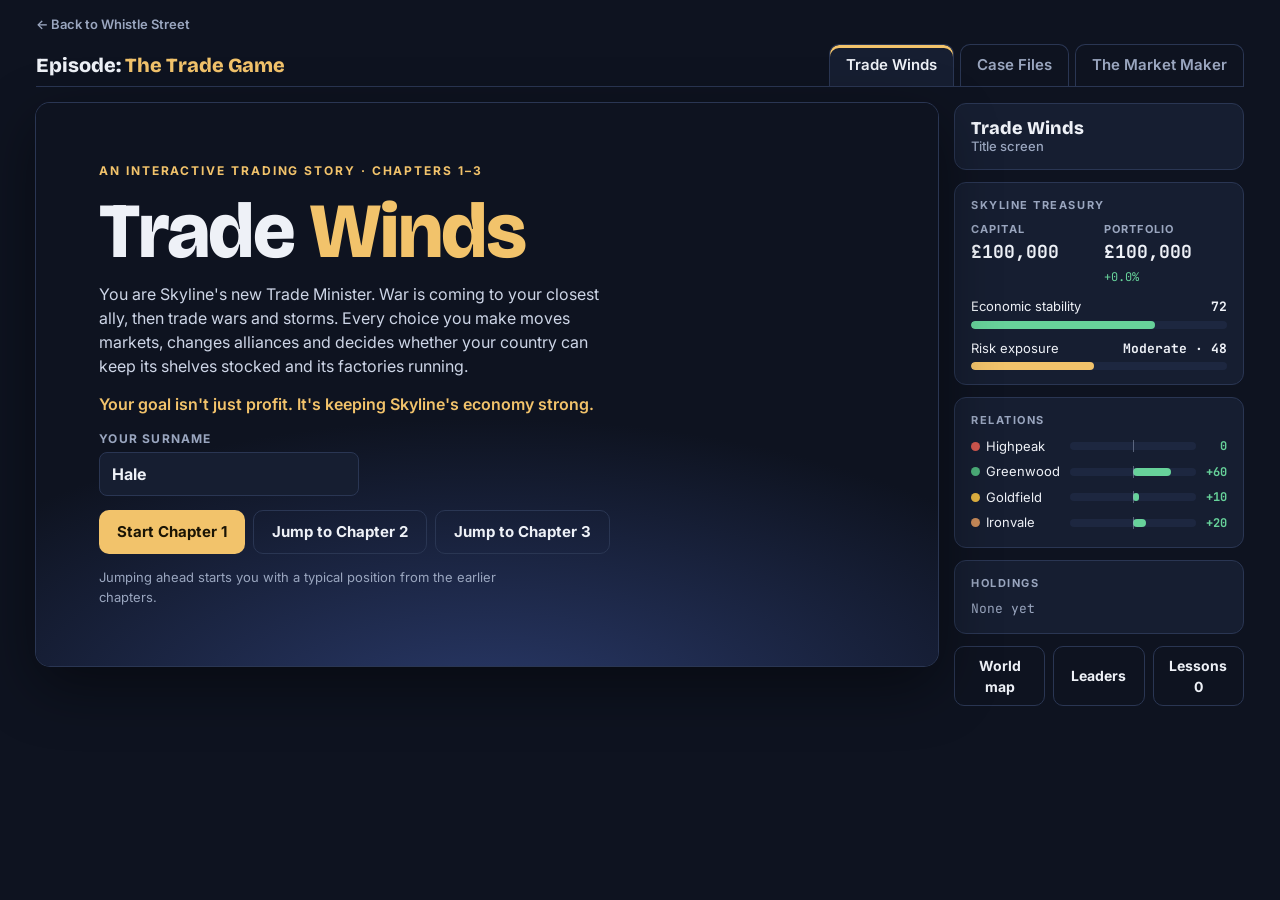
<file: site/game/index.html>
<!doctype html><html><head><meta charset=utf-8><meta name=viewport content="width=device-width,initial-scale=1,viewport-fit=cover"><style>:root{color-scheme:light;box-sizing:border-box;padding-top:env(safe-area-inset-top,0px);padding-bottom:env(safe-area-inset-bottom,0px)}html{scroll-padding-top:env(safe-area-inset-top,0px)}body{margin:0;padding:0;font:14px -apple-system,BlinkMacSystemFont,sans-serif;background:#fff;color:#000}img{max-width:100%}[hidden]:not([hidden=until-found i]){display:none!important}</style></head><body>
<title>Episode: The Trade Game</title>
<meta name="claude:viewport-fit-sides" content="cover">
<link rel="preconnect" href="https://fonts.googleapis.com">
<link rel="preconnect" href="https://fonts.gstatic.com" crossorigin>
<link rel="stylesheet" href="https://fonts.googleapis.com/css2?family=Bricolage+Grotesque:opsz,wght@12..96,600;12..96,800&family=Inter:wght@400;500;600;700&family=JetBrains+Mono:wght@500;700&family=Alegreya+SC:wght@700&family=Special+Elite&display=swap">
<style>
/* Layout: one cinematic stage (story, map, terminal) with a status column beside it; the column folds above the stage on phones.
   A deliberate single dark look, like a late-night crisis room. */
:root{
  --bg:#0e1320; --panel:#161e31; --panel2:#1d2740; --line:#2a3653;
  --fg:#eef1f7; --muted:#9aa6bf; --gold:#f2c36b; --good:#67d29a; --bad:#f07470;
  --c1:#5b8def; --c2:#d0574f; --c3:#4caf7a; --c4:#e3b341; --c5:#c98b5a;
  --display:"Bricolage Grotesque", "Inter", system-ui, sans-serif;
  --ui:"Inter", system-ui, sans-serif;
  --mono:"JetBrains Mono", ui-monospace, Menlo, monospace;
  color-scheme:dark;
}
*{box-sizing:border-box}
body{background:var(--bg);color:var(--fg);font-family:var(--ui);font-size:15px;line-height:1.5}
.page{max-width:1240px;margin:0 auto;padding-block:16px 32px;padding-left:max(16px, env(safe-area-inset-left, 0px));padding-right:max(16px, env(safe-area-inset-right, 0px));display:grid;grid-template-columns:minmax(0,1fr) 290px;gap:16px;align-items:start}
@media (max-width:900px){.page{grid-template-columns:minmax(0,1fr)}.hud{order:-1}}
button{font:inherit;cursor:pointer;color:inherit}
:focus-visible{outline:2px solid var(--gold);outline-offset:2px}

/* ---------- stage ---------- */
.stage{position:relative;width:100%;aspect-ratio:16/10;min-height:520px;max-width:100%;border-radius:14px;overflow:hidden;background:#0b1020;box-shadow:0 0 0 1px var(--line),0 20px 60px rgba(0,0,0,.45)}
@media (max-width:600px){.stage{aspect-ratio:auto;height:640px}}
.bg{position:absolute;inset:0;transition:opacity .5s}
.bg-title{background:radial-gradient(120% 90% at 50% 110%,#2a3a6b 0%,#0e1320 60%)}
.bg-summit{background:
  linear-gradient(90deg,var(--c1) 0 20%,var(--c2) 20% 40%,var(--c3) 40% 60%,var(--c4) 60% 80%,var(--c5) 80%) top/100% 6px no-repeat,
  repeating-linear-gradient(90deg,rgba(255,255,255,.035) 0 2px,transparent 2px 90px),
  radial-gradient(90% 70% at 50% 0%,#33467e 0%,#151c33 55%,#0e1320 100%)}
.bg-alert{background:repeating-linear-gradient(135deg,rgba(240,116,112,.06) 0 18px,transparent 18px 36px),radial-gradient(90% 80% at 50% 20%,#5a1f2a 0%,#1c1222 60%,#0e1320 100%)}
.bg-floor{background:linear-gradient(rgba(103,210,154,.06) 1px,transparent 1px) 0 0/100% 32px,linear-gradient(90deg,rgba(103,210,154,.06) 1px,transparent 1px) 0 0/32px 100%,radial-gradient(90% 80% at 50% 10%,#173a35 0%,#0f1a22 60%,#0e1320 100%)}
.bg-farm{background:repeating-linear-gradient(170deg,rgba(242,195,107,.10) 0 26px,rgba(103,210,154,.06) 26px 52px),radial-gradient(90% 70% at 50% 0%,#5a4a1e 0%,#22261a 55%,#0e1320 100%)}
.bg-storm{background:repeating-linear-gradient(105deg,rgba(180,210,255,.07) 0 2px,transparent 2px 22px),radial-gradient(80% 70% at 40% 10%,#3b4a66 0%,#161d2e 60%,#0b1020 100%)}
.bg-war{background:radial-gradient(circle at 70% 30%,rgba(242,195,107,.12) 0,transparent 40%),repeating-radial-gradient(circle at 70% 30%,rgba(255,255,255,.04) 0 1px,transparent 1px 40px),linear-gradient(160deg,#16263a,#0e1320)}
#mapCanvas{position:absolute;inset:0;width:100%;height:100%;display:block;opacity:0;transition:opacity .5s}
#mapCanvas.on{opacity:1}
.portrait{position:absolute;bottom:150px;width:min(240px,38%);aspect-ratio:1;transition:transform .35s ease,opacity .35s ease;opacity:0;pointer-events:none;filter:drop-shadow(0 10px 30px rgba(0,0,0,.5))}
.portrait.left{left:4%}.portrait.right{right:4%}
.portrait.on{opacity:1}
@media (prefers-reduced-motion:no-preference){.portrait{transform:translateY(12px)}.portrait.on{transform:none}}
@media (max-width:600px){.portrait{bottom:200px;width:150px}}
.portrait.tall{aspect-ratio:300/620;width:min(185px,26%);bottom:140px}
@media (max-width:600px){.portrait.tall{width:112px;bottom:196px}}
.leaders{display:grid;grid-template-columns:repeat(auto-fill,minmax(130px,1fr));gap:12px;margin:6px 0 14px}
.leaders figure{margin:0;background:#f6f3ec;border-radius:12px;padding:10px 8px 8px;text-align:center;color:#1b1b1b}
.leaders svg{width:100%;max-width:120px;height:auto;display:block;margin:0 auto}
.leaders b{display:block;font-size:14px;margin-top:4px}
.leaders span{display:block;font-size:12px;font-weight:700}
.leaders small{display:block;font-size:12px;color:#555;margin-top:2px}

.dialog{position:absolute;left:12px;right:12px;bottom:12px;background:rgba(14,19,32,.94);border:1px solid var(--line);border-radius:12px;padding:16px 18px 14px;min-height:122px;backdrop-filter:blur(6px)}
.nameplate{position:absolute;top:-15px;left:16px;padding:4px 12px;border-radius:999px;font-family:var(--display);font-weight:800;font-size:14px;letter-spacing:.01em;color:#0e1320;background:var(--gold)}
.nameplate small{font-family:var(--ui);font-weight:600;opacity:.75;margin-left:6px;font-size:12px}
.line{margin:6px 0 0;font-size:17px;line-height:1.5;min-height:3em;max-width:70ch}
.line.narr{font-style:italic;color:#cfd6e6}
.next{position:absolute;right:14px;bottom:10px;font-size:12px;color:var(--muted);letter-spacing:.08em;text-transform:uppercase}
@media (prefers-reduced-motion:no-preference){.next{animation:bob 1.4s ease-in-out infinite}}
@keyframes bob{50%{transform:translateY(-3px)}}
.choices{display:flex;flex-direction:column;gap:8px;margin-top:10px}
.choice{display:flex;justify-content:space-between;align-items:center;gap:12px;text-align:left;background:var(--panel2);border:1px solid var(--line);border-radius:10px;padding:10px 14px;font-weight:600}
.choice:disabled{opacity:.45;cursor:not-allowed}
.choice:hover:not(:disabled){border-color:var(--gold);background:#24304d}
.choice small{font-family:var(--mono);font-weight:500;color:var(--gold);white-space:nowrap}
.prompt{font-family:var(--display);font-weight:800;font-size:18px;margin:0}

.news{position:absolute;left:0;right:0;top:12%;margin:auto;width:min(620px,92%);background:#f6f2ea;color:#1b1b1b;border-radius:8px;overflow:hidden;box-shadow:0 20px 50px rgba(0,0,0,.5)}
.news .tag{background:var(--bad);color:#fff;font-weight:800;letter-spacing:.14em;font-size:12px;padding:6px 14px;display:flex;justify-content:space-between}
.news h3{font-family:var(--display);font-weight:800;font-size:clamp(20px,3vw,28px);line-height:1.15;margin:12px 16px 6px;text-wrap:balance}
.news p{margin:0 16px 14px;color:#444}

.card{position:absolute;inset:0;display:grid;place-items:center;padding:20px;background:rgba(8,11,20,.72)}
.card>div{width:min(560px,100%);background:var(--panel);border:1px solid var(--line);border-radius:14px;padding:22px 24px;max-height:100%;overflow:auto}
.card .eyebrow{margin:0;color:var(--gold);font-size:12px;letter-spacing:.16em;text-transform:uppercase;font-weight:700}
.card h2{font-family:var(--display);font-weight:800;font-size:28px;line-height:1.1;margin:6px 0 10px;text-wrap:balance}
.card p{margin:0 0 12px;color:#d6dcea}
.btn{background:var(--gold);color:#1a1405;border:0;border-radius:10px;padding:10px 18px;font-weight:700}
.btn.ghost{background:transparent;color:var(--fg);border:1px solid var(--line)}
.btn:disabled{opacity:.5;cursor:progress}
.title{position:absolute;inset:0;display:flex;flex-direction:column;justify-content:center;align-items:flex-start;gap:14px;padding:6% 7%}
.title h1{font-family:var(--display);font-weight:800;font-size:clamp(40px,7vw,78px);line-height:.95;margin:0;letter-spacing:-.02em}
.title h1 span{color:var(--gold)}
.title p{margin:0;max-width:52ch;color:#cdd5e6;font-size:16px}
.title label{display:flex;flex-direction:column;gap:4px;font-size:12px;letter-spacing:.1em;text-transform:uppercase;color:var(--muted);font-weight:700}
.title input{font:inherit;font-size:16px;letter-spacing:0;text-transform:none;background:var(--panel);color:var(--fg);border:1px solid var(--line);border-radius:8px;padding:9px 12px;width:min(260px,100%)}
.scenecard{text-align:center}
.scenecard .num{font-family:var(--mono);color:var(--gold);letter-spacing:.2em;font-size:13px}
.scenecard h2{font-size:40px}

.bopts{display:flex;flex-direction:column;gap:8px;margin:10px 0}
.bopt{display:flex;justify-content:space-between;align-items:center;gap:12px;text-align:left;background:var(--panel2);border:1px solid var(--line);border-radius:10px;padding:10px 14px}
.bopt b{display:block;font-size:15px}.bopt small{display:block;color:var(--muted);font-size:13px}
.bopt em{font-style:normal;font-family:var(--mono);color:var(--gold);white-space:nowrap}
.bopt[aria-pressed="true"]{border-color:var(--gold);background:#2a3352;box-shadow:inset 4px 0 0 var(--gold)}
.bopt:disabled{opacity:.45;cursor:not-allowed}
.bbar{display:flex;justify-content:space-between;flex-wrap:wrap;gap:8px;font-family:var(--mono);font-size:14px;margin-bottom:12px}
.tbtns{display:flex;flex-wrap:wrap;gap:8px}
.tnote{font-size:13px!important;color:var(--muted)!important}
.toast{position:absolute;top:14px;left:50%;transform:translateX(-50%);background:rgba(14,19,32,.95);border:1px solid var(--gold);color:var(--gold);padding:8px 16px;border-radius:999px;font-weight:600;font-size:14px;white-space:nowrap;max-width:94%;overflow:hidden;text-overflow:ellipsis}

/* ---------- trading terminal ---------- */
.term{position:absolute;inset:0;background:rgba(9,13,24,.97);display:flex;flex-direction:column;padding:16px 18px;gap:10px}
.term header{display:flex;flex-wrap:wrap;justify-content:space-between;align-items:baseline;gap:6px 16px}
.term h2{margin:0;font-family:var(--display);font-weight:800;font-size:22px}
.term h2 span{font-family:var(--mono);font-size:12px;color:var(--good);letter-spacing:.12em;margin-left:8px;vertical-align:middle}
.term .sub{margin:0;color:var(--muted);font-size:14px}
.tablewrap{overflow:auto;flex:1;min-height:0;border:1px solid var(--line);border-radius:10px}
table{width:100%;border-collapse:collapse;font-size:14px;min-width:620px}
th{position:sticky;top:0;background:var(--panel);text-align:left;font-size:11px;letter-spacing:.1em;text-transform:uppercase;color:var(--muted);padding:8px 10px;font-weight:700}
td{padding:8px 10px;border-top:1px solid var(--line);font-family:var(--mono);font-variant-numeric:tabular-nums}
td.name{font-family:var(--ui);font-weight:600}
td.name small{display:block;color:var(--muted);font-weight:500;font-size:12px}
.up{color:var(--good)}.down{color:var(--bad)}
.qty{display:flex;align-items:center;gap:6px}
.qty button{width:34px;height:30px;border-radius:7px;border:1px solid var(--line);background:var(--panel2);font-family:var(--mono);font-weight:700}
.qty button:hover:not(:disabled){border-color:var(--gold)}
.qty button:disabled{opacity:.35;cursor:not-allowed}
.term footer{display:flex;flex-wrap:wrap;justify-content:space-between;align-items:center;gap:10px}
.term footer .fig{font-family:var(--mono);font-size:14px;color:var(--muted)}
.term footer .fig b{color:var(--fg)}
.hint{margin:0;font-size:13px;color:#cdd5e6;background:var(--panel);border-left:3px solid var(--gold);padding:6px 10px;border-radius:0 6px 6px 0}
.pl{width:100%;border-collapse:collapse;font-size:14px;margin:6px 0 12px;min-width:0}
.pl td{font-family:var(--mono);padding:5px 0;border-top:1px solid var(--line)}
.pl td:last-child{text-align:right}

/* ---------- HUD ---------- */
.hud{display:flex;flex-direction:column;gap:12px;min-width:0}
.box{background:var(--panel);border:1px solid var(--line);border-radius:12px;padding:14px 16px}
.box h3{margin:0 0 8px;font-size:11px;letter-spacing:.14em;text-transform:uppercase;color:var(--muted);font-weight:700}
.chap{font-family:var(--display);font-weight:800;font-size:18px;line-height:1.2}
.chap small{display:block;font-family:var(--ui);font-weight:500;font-size:13px;color:var(--muted)}
.money{display:grid;grid-template-columns:1fr 1fr;gap:10px}
.money div{min-width:0}
.money span{display:block;font-size:11px;letter-spacing:.1em;text-transform:uppercase;color:var(--muted);font-weight:700}
.money b{font-family:var(--mono);font-size:18px;font-variant-numeric:tabular-nums}
.money i{font-style:normal;font-family:var(--mono);font-size:12px}
.gauge{margin-top:10px}
.gauge .lab{display:flex;justify-content:space-between;font-size:13px}
.gauge .lab b{font-family:var(--mono)}
.track{height:8px;border-radius:99px;background:var(--panel2);overflow:hidden;margin-top:4px}
.fill{height:100%;border-radius:99px;transition:width .5s}
.rel{display:grid;grid-template-columns:auto 1fr auto;gap:6px 10px;align-items:center;font-size:13px}
.rel .bar{position:relative;height:8px;background:var(--panel2);border-radius:99px}
.rel .bar::after{content:"";position:absolute;left:50%;top:-2px;bottom:-2px;width:1px;background:var(--muted);opacity:.5}
.rel .bar i{position:absolute;top:0;bottom:0;border-radius:99px;transition:all .5s}
.rel b{font-family:var(--mono);font-size:12px;text-align:right;min-width:3ch}
.dot{display:inline-block;width:9px;height:9px;border-radius:50%;margin-right:6px}
.tools{display:flex;gap:8px;flex-wrap:wrap}
.tools .btn{flex:1;padding:8px 10px;font-size:14px}
.lessons{margin:0;padding-left:18px;color:#d6dcea;font-size:14px}
.lessons li{margin-bottom:6px}
.lessons b{color:var(--gold)}
.report-grid{display:grid;grid-template-columns:repeat(auto-fit,minmax(130px,1fr));gap:10px;margin:8px 0 14px}
.report-grid div{background:var(--panel2);border-radius:10px;padding:10px 12px}
.report-grid span{display:block;font-size:11px;letter-spacing:.1em;text-transform:uppercase;color:var(--muted);font-weight:700}
.report-grid b{font-family:var(--mono);font-size:18px}
.log{margin:0 0 12px;padding-left:18px;font-size:14px;color:#d6dcea}
.profile{background:linear-gradient(135deg,rgba(242,195,107,.16),rgba(242,195,107,.04));border:1px solid rgba(242,195,107,.4);border-radius:12px;padding:12px 14px;margin-bottom:14px}
.profile b{font-family:var(--display);font-size:22px;color:var(--gold);display:block}
/* ---------- tabs ---------- */
.tabs{max-width:1240px;margin:0 auto;padding-block:14px 0;padding-left:max(16px, env(safe-area-inset-left, 0px));padding-right:max(16px, env(safe-area-inset-right, 0px));display:flex;gap:6px;flex-wrap:wrap;align-items:flex-end}
.tabs .brand{font-family:var(--display);font-weight:800;font-size:20px;margin-right:auto;padding-bottom:6px}
.tabs .brand span{color:var(--gold)}
.tab{background:transparent;border:1px solid var(--line);border-bottom:none;border-radius:10px 10px 0 0;padding:9px 16px;font-weight:600;color:var(--muted)}
.tab[aria-selected="true"]{background:var(--panel);color:var(--fg);box-shadow:inset 0 3px 0 var(--gold)}
.tab:hover{color:var(--fg)}
.tabline{max-width:1240px;margin:0 auto;padding-left:max(16px, env(safe-area-inset-left, 0px));padding-right:max(16px, env(safe-area-inset-right, 0px))}
.tabline div{border-top:1px solid var(--line)}

/* ---------- case files ---------- */
.cf{max-width:1100px;margin:0 auto;padding-block:18px 40px;padding-left:max(16px, env(safe-area-inset-left, 0px));padding-right:max(16px, env(safe-area-inset-right, 0px));display:flex;flex-direction:column;gap:16px;--paper:#efe6d2;--paper2:#e6dbc2;--ink:#2a241c;--inkm:#6b5f4c;--stamp:#b3372f;--type:"Special Elite","Courier New",monospace}
.cf h2.ttl{font-family:var(--display);font-weight:800;font-size:clamp(26px,4vw,38px);margin:0;line-height:1.1}
.cf .lede{margin:4px 0 0;color:var(--muted);max-width:65ch}
.dossiers{display:grid;grid-template-columns:repeat(auto-fill,minmax(280px,1fr));gap:16px}
.dossier{position:relative;text-align:left;background:var(--paper);color:var(--ink);border:0;border-radius:4px 14px 4px 4px;padding:22px 20px 18px;box-shadow:0 10px 30px rgba(0,0,0,.35);display:flex;flex-direction:column;gap:6px;min-width:0}
.dossier::before{content:"";position:absolute;top:-12px;left:0;width:42%;height:14px;background:var(--paper2);border-radius:8px 8px 0 0}
.dossier:hover{transform:translateY(-2px)}
@media (prefers-reduced-motion:no-preference){.dossier{transition:transform .15s}}
.dossier .no{font-family:var(--type);font-size:13px;color:var(--inkm)}
.dossier h3{margin:0;font-family:var(--type);font-size:24px;line-height:1.15;font-weight:400}
.dossier p{margin:0;font-size:14px;color:#4a4033}
.dossier .meta{display:flex;justify-content:space-between;gap:8px;font-size:13px;color:var(--inkm);margin-top:8px;font-weight:600}
.dossier .best{color:#2f6b3f}
.stamp{position:absolute;top:16px;right:14px;transform:rotate(8deg);border:2px solid var(--stamp);color:var(--stamp);font-family:var(--type);font-size:12px;letter-spacing:.12em;padding:2px 8px;border-radius:4px;opacity:.85}

.steps{display:flex;gap:6px;flex-wrap:wrap;list-style:none;margin:0;padding:0}
.steps li{font-size:12px;font-weight:700;letter-spacing:.06em;text-transform:uppercase;padding:5px 10px;border-radius:99px;background:var(--panel);color:var(--muted);border:1px solid var(--line)}
.steps li.on{background:var(--gold);color:#1a1405;border-color:var(--gold)}
.steps li.done{color:var(--good)}
.paper{background:var(--paper);color:var(--ink);border-radius:6px;padding:24px clamp(16px,3vw,32px);box-shadow:0 14px 40px rgba(0,0,0,.4);position:relative;min-width:0}
.paper h3{font-family:var(--type);font-weight:400;font-size:28px;margin:0 0 4px;line-height:1.15;text-wrap:balance}
.paper .dl{font-family:var(--type);color:var(--inkm);font-size:14px;margin:0 0 12px}
.paper .brief{font-size:16px;line-height:1.6;max-width:68ch;margin:0 0 6px}
.paper .stamp{font-size:15px;top:22px;right:20px}
.board-head{display:flex;justify-content:space-between;align-items:baseline;flex-wrap:wrap;gap:8px;margin:18px 0 10px}
.board-head h4{margin:0;font-family:var(--type);font-weight:400;font-size:20px}
.pts{font-weight:700;font-size:14px;color:var(--stamp)}
.clues{display:grid;grid-template-columns:repeat(auto-fill,minmax(230px,1fr));gap:12px}
.clue{background:#fbf7ec;border:1px solid #d9ccb0;border-radius:4px;padding:12px 14px;box-shadow:0 2px 0 #d9ccb0;min-width:0}
.clue:nth-child(3n+1){transform:rotate(-.6deg)}.clue:nth-child(3n+2){transform:rotate(.5deg)}
.clue .k{font-size:11px;letter-spacing:.12em;text-transform:uppercase;font-weight:700;color:var(--stamp)}
.clue b{display:block;font-size:15px;margin:2px 0 4px;line-height:1.3}
.clue p{margin:0;font-size:14px;color:#4a4033;line-height:1.45}
.clue .when{font-family:var(--type);font-size:12px;color:var(--inkm);margin-top:6px}
.clue.locked{background:repeating-linear-gradient(135deg,#e9dfc8 0 10px,#e3d8bf 10px 20px);display:flex;flex-direction:column;justify-content:space-between;gap:10px}
.clue.locked p{color:var(--inkm)}
.inv{align-self:flex-start;background:var(--ink);color:var(--paper);border:0;border-radius:6px;padding:6px 12px;font-weight:700;font-size:13px}
.inv:disabled{opacity:.4;cursor:not-allowed}
.actions{display:flex;justify-content:flex-end;gap:10px;flex-wrap:wrap;margin-top:18px}
.pbtn{background:var(--ink);color:var(--paper);border:0;border-radius:8px;padding:10px 18px;font-weight:700}
.pbtn.ghost{background:transparent;color:var(--ink);border:1px solid var(--inkm)}
.pbtn:disabled{opacity:.4;cursor:not-allowed}
.q{margin:0 0 18px}
.q .qt{font-weight:700;font-size:16px;margin:0 0 8px}
.q .opts{display:flex;flex-direction:column;gap:6px}
.opt{text-align:left;background:#fbf7ec;border:1px solid #d9ccb0;border-radius:8px;padding:9px 12px;color:var(--ink)}
.opt:hover:not(:disabled){border-color:var(--ink)}
.opt.right{background:#dcebd6;border-color:#4e8a5a}
.opt.wrong{background:#f3d6d2;border-color:var(--stamp)}
.opt:disabled{cursor:default}
.explain{margin:8px 0 0;font-size:14px;padding:8px 12px;border-left:3px solid var(--ink);background:rgba(255,255,255,.4)}
.alloc{overflow-x:auto;margin-top:8px}
.alloc table{width:100%;border-collapse:collapse;min-width:560px;font-size:15px}
.alloc th{text-align:left;font-size:11px;letter-spacing:.1em;text-transform:uppercase;color:var(--inkm);padding:6px 8px;border-bottom:2px solid var(--ink)}
.alloc td{padding:9px 8px;border-bottom:1px solid #d9ccb0;font-variant-numeric:tabular-nums}
.alloc td small{display:block;color:var(--inkm);font-size:12px}
.alloc .amt{font-family:var(--mono);font-weight:700}
.stepper{display:flex;gap:6px}
.stepper button{min-width:42px;height:32px;border-radius:6px;border:1px solid var(--inkm);background:#fbf7ec;color:var(--ink);font-family:var(--mono);font-weight:700;padding:0 8px}
.stepper button:disabled{opacity:.35;cursor:not-allowed}
.frozen{color:var(--stamp);font-weight:700;font-size:13px}
.cashrow{display:flex;justify-content:space-between;flex-wrap:wrap;gap:8px;margin-top:10px;font-family:var(--mono);font-size:15px}
.paper .up{color:#2f7a45}.paper .down{color:var(--stamp)}
.headline{border-top:3px double var(--ink);border-bottom:3px double var(--ink);padding:10px 0;margin:6px 0 14px}
.headline .masth{font-family:var(--type);font-size:13px;color:var(--inkm);display:flex;justify-content:space-between}
.headline h4{font-family:var(--display);font-weight:800;font-size:clamp(22px,3vw,30px);margin:4px 0 6px;line-height:1.15;text-wrap:balance}
.headline p{margin:0;font-size:15px;line-height:1.55;max-width:70ch}
.results td.r{font-family:var(--mono);font-weight:700}
.total{display:flex;flex-wrap:wrap;gap:12px;margin-top:14px}
.total div{background:#fbf7ec;border:1px solid #d9ccb0;border-radius:8px;padding:10px 14px;min-width:150px;flex:1}
.total span{display:block;font-size:11px;letter-spacing:.1em;text-transform:uppercase;color:var(--inkm);font-weight:700}
.total b{font-family:var(--mono);font-size:20px}
.grade{display:flex;gap:16px;align-items:center;flex-wrap:wrap;margin:6px 0 14px}
.grade .badge{width:84px;height:84px;border-radius:50%;border:3px solid var(--stamp);color:var(--stamp);display:grid;place-items:center;font-family:var(--type);font-size:30px;transform:rotate(-6deg);flex:none}
.grade div b{font-family:var(--type);font-weight:400;font-size:24px;display:block}
.lessonlist{margin:0;padding-left:20px;line-height:1.6}
.prompt2{font-size:16px;line-height:1.6;max-width:68ch;margin:0 0 6px;padding:10px 14px;background:rgba(255,255,255,.45);border-left:4px solid var(--stamp)}
.cf .note{color:var(--muted);font-size:13px;margin:0}

/* ---------- cheat sheet ---------- */
.cf{padding-bottom:96px}
.cs-fab{position:fixed;right:calc(16px + env(safe-area-inset-right, 0px));bottom:calc(16px + env(safe-area-inset-bottom, 0px));z-index:40;display:inline-flex;align-items:center;gap:8px;background:var(--gold);color:#1a1405;border:0;border-radius:999px;padding:11px 18px 11px 12px;font-weight:700;box-shadow:0 8px 24px rgba(0,0,0,.45)}
.cs-fab[aria-expanded="true"]{background:#efe6d2}
.cs-ico{display:grid;place-items:center;width:26px;height:26px;border-radius:50%;background:#1a1405;color:var(--gold);font-family:Georgia,serif;font-style:italic;font-size:13px}
.cs{position:fixed;right:calc(16px + env(safe-area-inset-right, 0px));bottom:calc(76px + env(safe-area-inset-bottom, 0px));z-index:41;width:min(400px, calc(100vw - 32px));max-height:min(72vh,640px);display:flex;flex-direction:column;background:#efe6d2;color:#2a241c;border-radius:12px;box-shadow:0 20px 50px rgba(0,0,0,.55);overflow:hidden}
.cs header{display:flex;justify-content:space-between;align-items:center;padding:14px 16px 8px}
.cs header b{display:block;font-family:"Special Elite","Courier New",monospace;font-weight:400;font-size:22px;line-height:1}
.cs-k{font-size:11px;letter-spacing:.14em;text-transform:uppercase;font-weight:700;color:#b3372f}
.cs-x{background:transparent;border:0;font-size:26px;line-height:1;color:#2a241c;padding:2px 8px;border-radius:6px}
.cs-x:hover{background:rgba(0,0,0,.06)}
.cs-tabs{display:flex;gap:4px;padding:0 16px}
.cs-tabs button{flex:1;background:transparent;border:1px solid #c9bb9c;border-radius:8px;padding:6px;font-weight:700;font-size:13px;color:#6b5f4c}
.cs-tabs button[aria-selected="true"]{background:#2a241c;color:#efe6d2;border-color:#2a241c}
.cs-search{display:block;padding:10px 16px 8px}
.cs-search input{width:100%;font:inherit;font-size:14px;background:#fbf7ec;color:#2a241c;border:1px solid #c9bb9c;border-radius:8px;padding:7px 10px}
.cs-sr{position:absolute;width:1px;height:1px;overflow:hidden;clip:rect(0 0 0 0)}
.cs-body{overflow:auto;padding:0 16px 16px;min-height:0}
.cs-h{margin:12px 0 6px;font-size:11px;letter-spacing:.14em;text-transform:uppercase;font-weight:700;color:#b3372f}
.cs-item{background:#fbf7ec;border:1px solid #ddd0b3;border-radius:8px;padding:9px 11px;margin-bottom:6px}
.cs-item b{display:block;font-size:14px;margin-bottom:3px}
.cs-item code{display:block;font-family:var(--mono);font-size:12.5px;background:#efe6d2;border-radius:5px;padding:5px 7px;margin:3px 0 4px;white-space:normal;overflow-wrap:anywhere}
.cs-item small{display:block;color:#5f5442;font-size:12.5px;line-height:1.4}
.cs-item p{margin:0;font-size:13.5px;line-height:1.45;color:#3d3426}
.cs-empty{color:#6b5f4c;font-size:14px}

/* ---------- market maker ---------- */
.mm{max-width:1240px;margin:0 auto;padding-block:18px 40px;padding-left:max(16px, env(safe-area-inset-left, 0px));padding-right:max(16px, env(safe-area-inset-right, 0px));display:flex;flex-direction:column;gap:16px}
.mm h2.ttl{font-family:var(--display);font-weight:800;font-size:clamp(26px,4vw,38px);margin:0;line-height:1.1;text-wrap:balance}
.mm .lede{margin:4px 0 0;color:var(--muted);max-width:68ch}
.mm .note{color:var(--muted);font-size:13px;margin:0}
.mm-lvsub{display:block;font-size:12px;letter-spacing:.12em;text-transform:uppercase;font-weight:700;color:var(--gold)}
.mm-levels{display:grid;grid-template-columns:repeat(auto-fill,minmax(250px,1fr));gap:12px;margin-top:14px}
.mm-lv{display:flex;flex-direction:column;gap:6px;text-align:left;background:var(--panel);border:1px solid var(--line);border-radius:12px;padding:16px;min-width:0}
.mm-lv:hover{border-color:var(--gold)}
.mm-lv b{font-family:var(--display);font-size:22px}
.mm-lv span:not(.mm-lvsub):not(.mm-stars){color:#cdd5e6;font-size:14px}
.mm-stars{color:var(--gold);letter-spacing:.15em;font-size:18px;margin-top:auto}
.mm-notes{background:var(--panel);border:1px solid var(--line);border-radius:12px;padding:12px 16px;margin-top:6px}
.mm-notes summary{cursor:pointer;font-weight:700;font-family:var(--display);font-size:17px}
.mm-notegrid{display:grid;grid-template-columns:repeat(auto-fill,minmax(230px,1fr));gap:10px;margin-top:10px}
.mm-notegrid div{background:var(--panel2);border-radius:8px;padding:9px 11px;min-width:0}
.mm-notegrid b{display:block;font-size:14px}
.mm-notegrid code{display:block;font-family:var(--mono);font-size:12.5px;color:var(--gold);margin:3px 0;overflow-wrap:anywhere}
.mm-notegrid small{display:block;color:var(--muted);font-size:12.5px;line-height:1.4}
.mm-brief .lede{font-size:16px}
.mm-tips{margin:10px 0;padding-left:20px;color:#d6dcea;line-height:1.55}
.mm-rules{display:flex;flex-wrap:wrap;gap:8px}
.mm-rules span{background:var(--panel);border:1px solid var(--line);border-radius:999px;padding:5px 12px;font-size:13px;color:var(--muted)}
.mm-rules b{color:var(--fg);font-family:var(--mono)}
.mm-keys{color:var(--muted);font-size:13px}
kbd{font-family:var(--mono);font-size:12px;background:var(--panel2);border:1px solid var(--line);border-bottom-width:2px;border-radius:5px;padding:1px 6px;margin:0 2px;color:var(--fg)}
.mm-desk{display:grid;grid-template-columns:minmax(0,1fr) 300px;gap:14px;align-items:start}
@media (max-width:900px){.mm-desk{grid-template-columns:minmax(0,1fr)}}
.mm-main{display:flex;flex-direction:column;gap:10px;min-width:0}
.mm-top{display:flex;align-items:center;gap:12px;flex-wrap:wrap}
.mm-top .btn{margin-left:auto;padding:6px 14px}
.mm-clock{font-family:var(--mono);font-size:15px}
.mm-news{background:var(--panel);border:1px solid var(--line);border-radius:10px;padding:9px 14px;font-weight:600;color:var(--muted);min-height:42px}
.mm-news.hot{background:#3a1d24;border-color:var(--bad);color:#fff}
@media (prefers-reduced-motion:no-preference){.mm-news.hot{animation:flash .6s ease 2}}
@keyframes flash{50%{background:#5a2430}}
.mm-chartwrap{position:relative;width:100%;height:clamp(220px,34vw,340px);border-radius:12px;overflow:hidden;border:1px solid var(--line)}
.mm-chartwrap.tall{height:clamp(240px,38vw,380px)}
.mm-chartwrap canvas{position:absolute;inset:0;width:100%;height:100%}
.mm-quote{display:grid;grid-template-columns:1fr 1.3fr 1fr;gap:10px}
@media (max-width:520px){.mm-quote{grid-template-columns:1fr 1fr}.mm-q.mid{grid-column:1/-1;order:3}}
.mm-q{background:var(--panel);border:1px solid var(--line);border-radius:12px;padding:10px 14px;display:flex;flex-direction:column;gap:2px;min-width:0}
.mm-q span{font-size:11px;letter-spacing:.12em;text-transform:uppercase;color:var(--muted);font-weight:700}
.mm-q b{font-family:var(--mono);font-size:26px;font-variant-numeric:tabular-nums}
.mm-q.bid b{color:var(--good)}.mm-q.ask b{color:var(--bad)}
.mm-q small{color:var(--muted);font-size:12px}
.mm-q small.warn{color:var(--bad);font-weight:700}
.mm-q input[type=range]{width:100%;accent-color:var(--gold)}
.mm-ctrls{display:flex;flex-wrap:wrap;gap:6px;align-items:center}
.mm-ctrls>span{font-size:12px;letter-spacing:.1em;text-transform:uppercase;color:var(--muted);font-weight:700;margin-right:4px}
.mm-ctrls button,.mm-hbtns button{background:var(--panel2);border:1px solid var(--line);border-radius:8px;padding:7px 12px;font-family:var(--mono);font-weight:700}
.mm-ctrls button:hover,.mm-hbtns button:hover{border-color:var(--gold)}
.mm-pull{margin-left:auto;font-family:var(--ui)!important}
.mm-pull[aria-pressed="true"]{background:#3a1d24!important;border-color:var(--bad)!important}
.mm-side{display:flex;flex-direction:column;gap:12px;min-width:0}
.mm-box{background:var(--panel);border:1px solid var(--line);border-radius:12px;padding:12px 14px;min-width:0}
.mm-stat{display:flex;justify-content:space-between;align-items:baseline;gap:8px}
.mm-stat span{font-size:12px;letter-spacing:.08em;text-transform:uppercase;color:var(--muted);font-weight:700}
.mm-stat span i{font-style:normal;text-transform:none;letter-spacing:0;font-weight:500}
.mm-stat b{font-family:var(--mono);font-size:24px}
.mm-stat.sm b{font-size:16px}
.mm-gauge{margin-top:10px}
.mm-glab{display:flex;justify-content:space-between;font-size:13px}
.mm-glab b{font-family:var(--mono)}
.mm-glab.sm{font-size:11px;color:var(--muted);margin-top:2px}
.mm-gtrack{position:relative;height:10px;background:var(--panel2);border-radius:99px;margin-top:4px;overflow:hidden}
.mm-gtrack::after{content:"";position:absolute;left:50%;top:0;bottom:0;width:1px;background:var(--muted)}
.mm-gtrack.up::after{left:80%}
.mm-gtrack i{position:absolute;top:0;bottom:0;border-radius:99px}
.mm-gtrack.up i{left:0}
.mm-hbtns{display:flex;gap:6px;margin-top:8px}
.mm-hbtns button{flex:1;font-family:var(--ui);font-size:13px;padding:7px 6px}
.mm-hnote{display:block;color:var(--muted);font-size:12px;margin-top:6px}
.mm-tapeh{font-size:12px;letter-spacing:.08em;text-transform:uppercase;color:var(--muted);font-weight:700}
.mm-tape{list-style:none;margin:6px 0 0;padding:0;font-family:var(--mono);font-size:12.5px}
.mm-tape li{display:grid;grid-template-columns:48px 82px 1fr;gap:6px;padding:4px 0;border-top:1px solid var(--line)}
.mm-tape li.big b{text-decoration:underline;text-decoration-thickness:2px}
.mm-tape li span{color:var(--muted)}
.mm-tape li.muted{display:block;color:var(--muted);font-family:var(--ui)}
.mm .up{color:var(--good)}.mm .down{color:var(--bad)}
.mm-dhead{display:flex;justify-content:space-between;align-items:flex-end;gap:12px;flex-wrap:wrap}
.mm-bigstars{color:var(--gold);font-size:34px;letter-spacing:.12em}
.mm-legend{display:flex;flex-wrap:wrap;gap:6px 14px;align-items:center;font-size:13px;color:var(--muted);margin:0}
.mm-legend .k{display:inline-block;width:14px;height:10px;margin-right:4px;vertical-align:middle;border-radius:3px}
.k.gold{background:#f2c36b;height:3px!important}.k.band{background:rgba(91,141,239,.4)}.k.dotg{background:#67d29a;border-radius:50%!important;width:10px!important}.k.dotr{background:#f07470;border-radius:50%!important;width:10px!important}
.k.ring{border:2px solid #fff;border-radius:50%!important;width:12px!important;height:12px!important}.k.ringp{border:2px solid #c98bff;border-radius:50%!important;width:12px!important;height:12px!important}
.mm-dgrid{display:grid;grid-template-columns:repeat(auto-fit,minmax(300px,1fr));gap:14px}
.mm-h{margin:0 0 8px;font-size:12px;letter-spacing:.12em;text-transform:uppercase;color:var(--muted);font-weight:700}
.mm-break{width:100%;border-collapse:collapse;font-size:14px}
.mm-break td{padding:7px 0;border-top:1px solid var(--line);vertical-align:top}
.mm-break td small{display:block;color:var(--muted);font-size:12px}
.mm-break td:last-child{text-align:right;font-family:var(--mono);font-weight:700;white-space:nowrap;padding-left:10px}
.mm-break tr.tot td{border-top:2px solid var(--fg);font-size:16px}
.mm-small{color:var(--muted);font-size:13px;margin:8px 0 0}
.mm-heads{margin:0;padding-left:20px;font-size:14px;color:#d6dcea}
</style>

<nav class="tabs" role="tablist" aria-label="Games">
  <a href="../" style="flex-basis:100%;font:600 13px Inter,system-ui,sans-serif;color:#9aa6bf;text-decoration:none;padding:2px 0 6px">&larr; Back to Whistle Street</a>
  <span class="brand">Episode: <span>The Trade Game</span></span>
  <button class="tab" role="tab" id="tab-story" aria-controls="panel-story" aria-selected="true" data-tab="story">Trade Winds</button>
  <button class="tab" role="tab" id="tab-cases" aria-controls="panel-cases" aria-selected="false" data-tab="cases">Case Files</button>
  <button class="tab" role="tab" id="tab-mm" aria-controls="panel-mm" aria-selected="false" data-tab="mm">The Market Maker</button>
</nav>
<div class="tabline"><div></div></div>
<section id="panel-story" role="tabpanel" aria-labelledby="tab-story">
<div class="page">
  <main class="stage" id="stage" aria-live="polite">
    <div class="bg bg-title" id="bg"></div>
    <canvas id="mapCanvas" aria-label="Map of the five nations"></canvas>
    <div class="portrait left" id="portrait"></div>
    <div id="layer"></div>
  </main>

  <aside class="hud" id="hud">
    <div class="box"><div class="chap" id="chapLabel">Chapter 1: The Invasion<small>Title screen</small></div></div>
    <div class="box">
      <h3>Skyline treasury</h3>
      <div class="money">
        <div><span>Capital</span><b id="hCap">£100,000</b></div>
        <div><span>Portfolio</span><b id="hPort">£100,000</b> <i id="hPortD"></i></div>
      </div>
      <div class="gauge"><div class="lab"><span>Economic stability</span><b id="hStab">72</b></div><div class="track"><div class="fill" id="hStabF"></div></div></div>
      <div class="gauge"><div class="lab"><span>Risk exposure</span><b id="hRisk">Low</b></div><div class="track"><div class="fill" id="hRiskF"></div></div></div>
    </div>
    <div class="box">
      <h3>Relations</h3>
      <div class="rel" id="hRel"></div>
    </div>
    <div class="box">
      <h3>Holdings</h3>
      <div id="hHold" style="font-family:var(--mono);font-size:13px;color:var(--muted)">None yet</div>
    </div>
    <div class="tools">
      <button class="btn ghost" id="btnMap">World map</button>
      <button class="btn ghost" id="btnLeaders">Leaders</button>
      <button class="btn ghost" id="btnLessons">Lessons <span id="lessonCount">0</span></button>
    </div>
  </aside>
</div>
</section>
<section id="panel-cases" role="tabpanel" aria-labelledby="tab-cases" hidden>
<section class="cf" id="cfRoot"></section>
</section>
<section id="panel-mm" role="tabpanel" aria-labelledby="tab-mm" hidden>
<section class="mm" id="mmRoot"></section>
</section>

<script>
(() => {
const W = 960, H = 520, N = W * H, CELL_KM2 = 1600, CELL_KM = 40;
const SHAPES = { continents:{land:.33, amp:.6}, pangaea:{land:.36, amp:.5}, twin:{land:.32, amp:.58}, archipelago:{land:.26, amp:.78} };

/* The five nations, in seeding order */
const NATIONS = [
  {name:'Skyline', capital:'Union City', terrain:'Varied, like the USA',
   desc:'Mountains and desert in the west, wide plains and a farm belt in the middle, forests, lakes and swamps in the east.',
   known:'Wheat, corn, cattle, timber, oil',
   sw:'linear-gradient(90deg,#b3a690 0 25%,#e6d09d 25% 50%,#dccf95 50% 75%,#86b273 75%)'},
  {name:'Highpeak', capital:'Summit', terrain:'Mountains',
   desc:'High ranges, snowy peaks and narrow green valleys.',
   known:'Hydropower, wool, cheese, ski resorts', sw:'#b3a690'},
  {name:'Greenwood', capital:'Oakhaven', terrain:'Forest',
   desc:'Thick woodland over low rolling hills.',
   known:'Timber, furniture, paper, wild game', sw:'#86b273'},
  {name:'Goldfield', capital:'Harvest', terrain:'Farmland',
   desc:'Flat, fertile land covered in crop fields and farms.',
   known:'Wheat, barley, vegetables, dairy', sw:'#ecd98f'},
  {name:'Ironvale', capital:'Forge', terrain:'Raw materials',
   desc:'Rugged hills full of mines and quarries.',
   known:'Iron, coal, copper, gold, building stone', sw:'#d2a77c'}
];
const MINERALS = [
  {name:'Iron', col:'#8c4a3a'}, {name:'Coal', col:'#2e2e2e'}, {name:'Copper', col:'#c97a3c'},
  {name:'Gold', col:'#e2b23c'}, {name:'Stone', col:'#a3a39c'}
];
const WORLD_NAMES = ['Terra Nova','Aurelia','Verdana','Solara','Meridia','Novaterra','Elara','Brightland','Calandra','Avalon'];
const CONT_NAMES = ['Arcadia','Borea','Austra','Orientis','Westmere','Nova','Terra Alta','Solenne'];
const SPARE_SEAS = ['Silver Sea','Coral Sea','Storm Sea','Pearl Sea','Blue Bay','Calm Sea'];

/* biome codes */
const ROCK=1, FOREST=2, FIELDS=3, DESERT=4, PRAIRIE=5, EARTH=6, SWAMP=7, MEADOW=8, QUARRY=9;

/* ---------- random + noise ---------- */
function hashStr(s){let h=1779033703^s.length;for(let i=0;i<s.length;i++){h=Math.imul(h^s.charCodeAt(i),3432918353);h=h<<13|h>>>19}h=Math.imul(h^h>>>16,2246822507);h=Math.imul(h^h>>>13,3266489909);return (h^h>>>16)>>>0}
function mulberry32(a){return function(){a|=0;a=a+0x6D2B79F5|0;let t=Math.imul(a^a>>>15,1|a);t=t+Math.imul(t^t>>>7,61|t)^t;return((t^t>>>14)>>>0)/4294967296}}
function makeNoise(r){
  const p=new Uint8Array(512), b=new Uint8Array(256);
  for(let i=0;i<256;i++)b[i]=i;
  for(let i=255;i>0;i--){const j=Math.floor(r()*(i+1));const t=b[i];b[i]=b[j];b[j]=t}
  for(let i=0;i<512;i++)p[i]=b[i&255];
  const g=(h,x,y)=>{switch(h&7){case 0:return x+y;case 1:return -x+y;case 2:return x-y;case 3:return -x-y;case 4:return x;case 5:return -x;case 6:return y;default:return -y}};
  const fade=t=>t*t*t*(t*(t*6-15)+10);
  function n(x,y){const X=Math.floor(x),Y=Math.floor(y),xf=x-X,yf=y-Y,xi=X&255,yi=Y&255;
    const aa=p[p[xi]+yi],ab=p[p[xi]+yi+1],ba=p[p[xi+1]+yi],bb=p[p[xi+1]+yi+1];
    const u=fade(xf),v=fade(yf);
    const x1=g(aa,xf,yf)+u*(g(ba,xf-1,yf)-g(aa,xf,yf));
    const x2=g(ab,xf,yf-1)+u*(g(bb,xf-1,yf-1)-g(ab,xf,yf-1));
    return x1+v*(x2-x1)}
  return function fbm(x,y,o){let s=0,a=1,f=1,t=0;for(let k=0;k<o;k++){s+=a*n(x*f,y*f);t+=a;a*=.5;f*=2.03}return s/t}
}

/* ---------- landmass blobs ---------- */
function makeBlobs(shape,r){
  const B=[],add=(cx,cy,rx,ry,w)=>B.push({cx:cx*W,cy:cy*H,rx:rx*W,ry:ry*H,w});
  if(shape==='pangaea'){
    add(.5+(r()-.5)*.1,.5+(r()-.5)*.08,.31+r()*.05,.37+r()*.05,1);
    for(let i=0;i<4;i++)add(.5+(r()-.5)*.55,.5+(r()-.5)*.6,.08+r()*.08,.12+r()*.12,.85);
  }else if(shape==='twin'){
    add(.3+(r()-.5)*.06,.5+(r()-.5)*.2,.19+r()*.04,.34+r()*.08,1);
    add(.75+(r()-.5)*.06,.5+(r()-.5)*.2,.13+r()*.04,.3+r()*.08,.95);
    for(let i=0;i<3;i++)add(.15+r()*.7,.15+r()*.7,.03+r()*.04,.05+r()*.06,.75);
  }else if(shape==='archipelago'){
    add(.5+(r()-.5)*.3,.5+(r()-.5)*.2,.12+r()*.04,.2+r()*.06,1);
    const k=18+Math.floor(r()*8);
    for(let i=0;i<k;i++)add(.07+r()*.86,.14+r()*.72,.022+r()*.05,.04+r()*.08,.7+r()*.3);
  }else{
    add(.4+(r()-.5)*.2,.5+(r()-.5)*.2,.2+r()*.05,.3+r()*.06,1);
    const k=3+Math.floor(r()*2),pts=[[B[0].cx/W,B[0].cy/H]];
    for(let t=0;t<400&&pts.length<k+1;t++){
      const cx=.12+r()*.76,cy=.2+r()*.6;
      if(pts.every(p=>Math.hypot(p[0]-cx,(p[1]-cy)*.55)>.26)){pts.push([cx,cy]);add(cx,cy,.07+r()*.07,.12+r()*.14,.85+r()*.15)}
    }
    for(let i=0;i<4;i++)add(.08+r()*.84,.12+r()*.76,.02+r()*.03,.03+r()*.05,.65);
  }
  return B;
}

/* ---------- grid helpers ---------- */
function components(set){
  const comp=new Int32Array(N).fill(-1),sizes=[],edge=[],st=new Int32Array(N);
  for(let i=0;i<N;i++){
    if(!set[i]||comp[i]>=0)continue;
    const id=sizes.length;let sp=0,size=0,e=false;st[sp++]=i;comp[i]=id;
    while(sp){const c=st[--sp];size++;const x=c%W;
      if(x===0||x===W-1||c<W||c>=N-W)e=true;
      if(x>0&&set[c-1]&&comp[c-1]<0){comp[c-1]=id;st[sp++]=c-1}
      if(x<W-1&&set[c+1]&&comp[c+1]<0){comp[c+1]=id;st[sp++]=c+1}
      if(c>=W&&set[c-W]&&comp[c-W]<0){comp[c-W]=id;st[sp++]=c-W}
      if(c<N-W&&set[c+W]&&comp[c+W]<0){comp[c+W]=id;st[sp++]=c+W}}
    sizes.push(size);edge.push(e);
  }
  return {comp,sizes,edge};
}
function nbAny(i,pred){const x=i%W;return (x>0&&pred(i-1))||(x<W-1&&pred(i+1))||(i>=W&&pred(i-W))||(i<N-W&&pred(i+W))}
function onEdge(i){const x=i%W;return x===0||x===W-1||i<W||i>=N-W}
function bfs(isSrc,pass){
  const d=new Int16Array(N).fill(-1),q=new Int32Array(N);let h=0,t=0;
  for(let i=0;i<N;i++)if(isSrc(i)){d[i]=0;q[t++]=i}
  while(h<t){const i=q[h++],nd=d[i]+1,x=i%W;
    if(x>0&&d[i-1]<0&&pass(i-1,i)){d[i-1]=nd;q[t++]=i-1}
    if(x<W-1&&d[i+1]<0&&pass(i+1,i)){d[i+1]=nd;q[t++]=i+1}
    if(i>=W&&d[i-W]<0&&pass(i-W,i)){d[i-W]=nd;q[t++]=i-W}
    if(i<N-W&&d[i+W]<0&&pass(i+W,i)){d[i+W]=nd;q[t++]=i+W}}
  return d;
}
class Heap{constructor(){this.k=[];this.v=[];this.lastK=0}
  get size(){return this.k.length}
  push(key,val){const K=this.k,V=this.v;let i=K.length;K.push(key);V.push(val);
    while(i>0){const p=(i-1)>>1;if(K[p]<=key)break;K[i]=K[p];V[i]=V[p];i=p}K[i]=key;V[i]=val}
  pop(){const K=this.k,V=this.v,top=V[0];this.lastK=K[0];const lk=K.pop(),lv=V.pop(),n=K.length;
    if(n>0){let i=0;for(;;){const l=2*i+1;if(l>=n)break;const rr=l+1,c=(rr<n&&K[rr]<K[l])?rr:l;if(K[c]>=lk)break;K[i]=K[c];V[i]=V[c];i=c}K[i]=lk;V[i]=lv}
    return top}}

/* ---------- world generation ---------- */
function generate(seed,shape){
  const r=mulberry32(hashStr(seed+'|'+shape+'|five'));
  const fbm=makeNoise(mulberry32(hashStr(seed+'|'+shape)));
  const B=makeBlobs(shape,mulberry32(hashStr(seed+'#'+shape))), cfg=SHAPES[shape];

  // elevation
  const e=new Float32Array(N);
  for(let y=0;y<H;y++)for(let x=0;x<W;x++){
    const wx=x+62*fbm(x/220+5.2,y/220+1.3,3), wy=y+62*fbm(x/220+9.7,y/220+4.1,3);
    let m=-1e9;
    for(const b of B){const dx=(wx-b.cx)/b.rx,dy=(wy-b.cy)/b.ry,v=b.w*(1-Math.sqrt(dx*dx+dy*dy));if(v>m)m=v}
    let v=m+cfg.amp*fbm(wx/120,wy/120,6);
    const f=Math.min(1,Math.min(x,W-1-x)/(W*.05),Math.min(y,H-1-y)/(H*.08));
    v-=(1-f)*.9;
    e[x+y*W]=v;
  }
  const sorted=e.slice().sort();
  const sea=sorted[Math.floor(N*(1-cfg.land))], erange=Math.max(1e-3,sorted[N-1]-sea);

  // tidy: fill tiny lakes, drop specks
  const land=new Uint8Array(N);
  for(let i=0;i<N;i++)land[i]=e[i]>sea?1:0;
  const water=new Uint8Array(N);for(let i=0;i<N;i++)water[i]=1-land[i];
  let wc=components(water);
  for(let i=0;i<N;i++)if(water[i]){const c=wc.comp[i];if(!wc.edge[c]&&wc.sizes[c]<60){land[i]=1;e[i]=sea+.002}}
  let lc=components(land);
  for(let i=0;i<N;i++)if(land[i]&&lc.sizes[lc.comp[i]]<10){land[i]=0;e[i]=sea-.002}
  for(let i=0;i<N;i++)water[i]=1-land[i];
  wc=components(water);lc=components(land);
  const ocean=new Uint8Array(N);for(let i=0;i<N;i++)ocean[i]=water[i]&&wc.edge[wc.comp[i]]?1:0;

  const landDist=bfs(i=>land[i]&&(onEdge(i)||nbAny(i,j=>!land[j])),j=>land[j]);

  const cost=new Float32Array(N);
  for(let i=0;i<N;i++)if(land[i]){const x=i%W,y=(i-x)/W,h=(e[i]-sea)/erange;
    cost[i]=1+Math.max(0,Math.min(1,fbm(x/50+11,y/50+3,3)+.5))*3+(h>.55?(h-.55)*12:0)}

  // all five nations start on the biggest landmass; Skyline starts at its heart and grows fastest
  const biggest=lc.sizes.indexOf(Math.max(...lc.sizes)), cells=[];
  for(let i=0;i<N;i++)if(land[i]&&lc.comp[i]===biggest)cells.push(i);
  let heart=cells[0];for(const i of cells)if(landDist[i]>landDist[heart])heart=i;
  const seeds=[heart];let minD=Math.sqrt(cells.length/5)*.85;
  for(let t=0;t<9000&&seeds.length<5;t++){
    if(t&&t%600===0)minD*=.85;
    const i=cells[Math.floor(r()*cells.length)];
    if(landDist[i]<3&&t<6000)continue;
    const x=i%W,y=(i-x)/W;
    if(seeds.every(p=>Math.hypot(p%W-x,(p-p%W)/W-y)>=minD))seeds.push(i);
  }
  const C=seeds.length, country=new Int16Array(N).fill(-1), dist=new Float32Array(N).fill(Infinity);
  const mult=[.5,1,1,1,1].map(m=>m*(.9+r()*.2)), heap=new Heap();
  seeds.forEach((s,c)=>{dist[s]=0;country[s]=c;heap.push(0,s)});
  while(heap.size){
    const i=heap.pop(),di=heap.lastK;if(di>dist[i])continue;
    const c=country[i],x=i%W,m=mult[c];
    const go=j=>{if(!land[j])return;const nd=di+cost[j]*m;if(nd<dist[j]){dist[j]=nd;country[j]=c;heap.push(nd,j)}};
    if(x>0)go(i-1);if(x<W-1)go(i+1);if(i>=W)go(i-W);if(i<N-W)go(i+W);
  }
  {const owner=country.slice(),q=new Int32Array(N);let h=0,t=0;
    for(let i=0;i<N;i++)if(owner[i]>=0)q[t++]=i;
    while(h<t){const i=q[h++],o=owner[i],x=i%W;
      if(x>0&&owner[i-1]<0){owner[i-1]=o;q[t++]=i-1}
      if(x<W-1&&owner[i+1]<0){owner[i+1]=o;q[t++]=i+1}
      if(i>=W&&owner[i-W]<0){owner[i-W]=o;q[t++]=i-W}
      if(i<N-W&&owner[i+W]<0){owner[i+W]=o;q[t++]=i+W}}
    for(let i=0;i<N;i++)if(land[i]&&country[i]<0)country[i]=owner[i];}

  // ---- reshape the land to fit each nation's character ----
  const bd0=bfs(i=>land[i]&&(onEdge(i)||nbAny(i,j=>!land[j]||country[j]!==country[i])),(j,i)=>land[j]&&country[j]===country[i]);
  let minX=W,maxX=0,minY=H,maxY=0;
  for(const i of cells)if(country[i]===0){const x=i%W,y=(i-x)/W;if(x<minX)minX=x;if(x>maxX)maxX=x;if(y<minY)minY=y;if(y>maxY)maxY=y}
  const cw=Math.max(1,maxX-minX), ch=Math.max(1,maxY-minY);
  const uOf=i=>Math.max(0,Math.min(1,(i%W-minX)/cw)), vOf=i=>Math.max(0,Math.min(1,(Math.floor(i/W)-minY)/ch));
  const ridge=(x,y,f)=>{const v=1-Math.abs(fbm(x/f+31,y/f+17,4))*2.2;return v<0?0:v*v};
  const bell=(t,c,w)=>{const q=(t-c)/w;return Math.exp(-q*q)};
  for(let i=0;i<N;i++){
    if(!land[i])continue;
    const x=i%W,y=(i-x)/W,c=country[i];
    let ef=Math.min(1,bd0[i]/10);ef=ef*ef*(3-2*ef);
    const base=Math.max(0,e[i]-sea);let ne;
    if(c===1)ne=erange*(.2+.08*ef+.8*ridge(x,y,26)*ef);                // Highpeak: ranges everywhere
    else if(c===4)ne=erange*(.12+.4*ridge(x,y,20)*ef);                 // Ironvale: rugged hills
    else if(c===3)ne=base*.15;                                          // Goldfield: flat
    else if(c===2)ne=base*.4+erange*.1*ridge(x,y,30)*ef;                // Greenwood: rolling
    else{const u=uOf(i);ne=base*.22+erange*ef*ridge(x,y,24)*(.95*bell(u,.2,.12)+.45*bell(u,.8,.05))} // Skyline: western ranges, low eastern ridge
    e[i]=sea+Math.max(.001,ne);
  }
  // Skyline's great lakes in the north-centre
  if(cw>110&&ch>60){
    const lakes=[[.58,.13,.04,.06],[.66,.2,.035,.07],[.73,.12,.04,.05]];
    for(const i of cells){
      if(country[i]!==0||bd0[i]<5)continue;
      const x=i%W,y=(i-x)/W;
      for(const [lu,lv,rx,ry] of lakes){
        const dx=(x-(minX+lu*cw))/(rx*cw),dy=(y-(minY+lv*ch))/(ry*ch);
        if(dx*dx+dy*dy+.5*fbm(x/9+90,y/9,2)<1){land[i]=0;country[i]=-1;e[i]=sea-.01;break}
      }
    }
  }
  // biomes
  const biome=new Uint8Array(N);
  for(let i=0;i<N;i++){
    if(!land[i])continue;
    const x=i%W,y=(i-x)/W,c=country[i],h=(e[i]-sea)/erange;let b;
    if(c===1)b=h>.6?ROCK:MEADOW;
    else if(c===2)b=h>.7?ROCK:FOREST;
    else if(c===3)b=FIELDS;
    else if(c===4)b=h>.68?ROCK:(fbm(x/14+50,y/14,2)>.18?QUARRY:EARTH);
    else{const u=uOf(i),v=vOf(i);
      if(h>.55)b=ROCK;
      else if(u<.08&&v<.5)b=FOREST;
      else if(u<.36)b=v>.55?DESERT:MEADOW;
      else if(u<.5)b=v>.62?DESERT:PRAIRIE;
      else if(u<.7)b=fbm(x/18+70,y/18,2)>-.05?FIELDS:PRAIRIE;
      else b=v>.72?SWAMP:FOREST;}
    biome[i]=b;
  }

  // ---- stats, labels, symbols ----
  const area=new Int32Array(C), maxE=new Float32Array(C).fill(-1e9);
  for(let i=0;i<N;i++)if(land[i]){const c=country[i];area[c]++;if(e[i]>maxE[c])maxE[c]=e[i]}
  const bd=bfs(i=>land[i]&&(onEdge(i)||nbAny(i,j=>!land[j]||country[j]!==country[i])),(j,i)=>land[j]&&country[j]===country[i]);
  const labelCell=new Int32Array(C).fill(-1), labelDist=new Int16Array(C).fill(-1);
  for(let i=0;i<N;i++)if(land[i]){const c=country[i];if(bd[i]>labelDist[c]){labelDist[c]=bd[i];labelCell[c]=i}}
  const nbrs=Array.from({length:C},()=>new Set());
  for(let i=0;i<N;i++){if(!land[i])continue;const a=country[i];
    if(i%W<W-1&&land[i+1]&&country[i+1]!==a){nbrs[a].add(country[i+1]);nbrs[country[i+1]].add(a)}
    if(i<N-W&&land[i+W]&&country[i+W]!==a){nbrs[a].add(country[i+W]);nbrs[country[i+W]].add(a)}}
  const cellsOf=Array.from({length:C},(_,c)=>new Int32Array(area[c])), fi=new Int32Array(C);
  for(let i=0;i<N;i++)if(land[i]){const c=country[i];cellsOf[c][fi[c]++]=i}

  const waterDist=bfs(i=>!land[i]&&nbAny(i,j=>land[j]),j=>!land[j]);

  // continents (for the header only)
  const lc2=components(land), thresh=Math.max(N*.36*.045,1800);
  const contCount=lc2.sizes.filter(s=>s>=thresh).length||1;
  const contNames=[...CONT_NAMES].sort(()=>r()-.5).slice(0,Math.min(contCount,CONT_NAMES.length));

  // seas, named by where they sit
  const cand=[];for(let i=0;i<N;i+=3)if(ocean[i]&&waterDist[i]>=18)cand.push(i);
  cand.sort((a,b)=>waterDist[b]-waterDist[a]);
  const seas=[],usedSea=new Set();
  for(const i of cand){if(seas.length>=5)break;const x=i%W,y=(i-x)/W;
    if(!seas.every(s=>Math.hypot(s.cell%W-x,(s.cell-s.cell%W)/W-y)>=220))continue;
    const ns=y<H*.35?'North':y>H*.65?'South':'', ew=x<W*.33?'west':x>W*.67?'east':'';
    let name=ns&&ew?`${ns}${ew} Sea`:ns?`${ns} Sea`:ew?(ew==='west'?'Western Ocean':'Eastern Ocean'):'Central Sea';
    if(usedSea.has(name))name=SPARE_SEAS.find(s=>!usedSea.has(s));
    usedSea.add(name);seas.push({cell:i,name});}

  const symbols=[], minerals=[0,0,0,0,0], step=10;
  for(let gy=3;gy<H-3;gy+=step)for(let gx=3;gx<W-3;gx+=step){
    const x=Math.min(W-2,gx+Math.floor(r()*step*.8)),y=Math.min(H-2,gy+Math.floor(r()*step*.8)),i=x+y*W;
    if(!land[i]||bd[i]<3)continue;
    const b=biome[i],h=(e[i]-sea)/erange,q=r();let t=null,v=0;
    if(h>.58&&b!==FIELDS)t='mtn';
    else if(b===FOREST)t=q<.85?'tree':null;
    else if(b===MEADOW)t=q<.45?'pine':null;
    else if(b===DESERT)t=q<.35?'cactus':null;
    else if(b===FIELDS)t=q<.16?'barn':null;
    else if(b===PRAIRIE)t=q<.18?'grass':null;
    else if(b===SWAMP)t=q<.5?'reed':null;
    else if(b===EARTH||b===QUARRY){if(q<.5){t='ore';v=Math.floor(r()*5);minerals[v]++}else if(q<.75)t='hill'}
    if(t)symbols.push({x,y,t,v,h,odd:((gx+gy)/step)%2});
  }

  const nations=[];
  for(let c=0;c<C;c++){
    const ly=Math.floor(labelCell[c]/W);
    nations.push({id:c,...NATIONS[c],area:area[c],cell:labelCell[c],ld:labelDist[c],
      peak:Math.max(40,Math.round(((maxE[c]-sea)/erange)*6800/10)*10),
      lat:(.5-ly/H)*180*.95,nbrs:[...nbrs[c]]});
  }
  return {seed,shape,name:WORLD_NAMES[Math.floor(r()*WORLD_NAMES.length)],e,sea,erange,land,ocean,waterDist,country,biome,uOf,cellsOf,nations,contNames,seas,symbols,minerals};
}


function drawSym(ctx,s,x,y,z,dpr){
  ctx.lineWidth=Math.max(.8,.9*dpr);
  switch(s.t){
    case 'mtn':{const w=z*1.05,hh=z*(.9+Math.min(1,s.h)*.6),by=y+z*.45;
      ctx.beginPath();ctx.moveTo(x-w,by);ctx.lineTo(x,by-hh);ctx.lineTo(x+w,by);ctx.closePath();ctx.fillStyle='#cfc4b0';ctx.fill();
      ctx.beginPath();ctx.moveTo(x,by-hh);ctx.lineTo(x+w,by);ctx.lineTo(x,by);ctx.closePath();ctx.fillStyle='#9b8d78';ctx.fill();
      if(s.h>.8){ctx.beginPath();ctx.moveTo(x-w*.32,by-hh*.68);ctx.lineTo(x,by-hh);ctx.lineTo(x+w*.32,by-hh*.68);ctx.lineTo(x,by-hh*.76);ctx.closePath();ctx.fillStyle='#fbfaf6';ctx.fill()}
      ctx.beginPath();ctx.moveTo(x-w,by);ctx.lineTo(x,by-hh);ctx.lineTo(x+w,by);ctx.strokeStyle='#5e5246';ctx.stroke();break}
    case 'tree':{ctx.strokeStyle='#6b4e34';ctx.lineWidth=Math.max(1,z*.18);ctx.beginPath();ctx.moveTo(x,y);ctx.lineTo(x,y+z*.55);ctx.stroke();
      ctx.beginPath();ctx.arc(x,y-z*.15,z*.48,0,Math.PI*2);ctx.fillStyle='#5d8a50';ctx.fill();ctx.lineWidth=Math.max(.8,.8*dpr);ctx.strokeStyle='#3f6638';ctx.stroke();break}
    case 'pine':{ctx.beginPath();ctx.moveTo(x,y-z*.7);ctx.lineTo(x+z*.38,y+z*.4);ctx.lineTo(x-z*.38,y+z*.4);ctx.closePath();ctx.fillStyle='#4d7a4b';ctx.fill();ctx.strokeStyle='#355a35';ctx.stroke();break}
    case 'cactus':{ctx.strokeStyle='#5f8f4e';ctx.lineCap='round';ctx.lineWidth=Math.max(1.2,z*.2);ctx.beginPath();
      ctx.moveTo(x,y+z*.5);ctx.lineTo(x,y-z*.5);ctx.moveTo(x,y);ctx.lineTo(x-z*.3,y);ctx.lineTo(x-z*.3,y-z*.3);ctx.moveTo(x,y+z*.1);ctx.lineTo(x+z*.3,y+z*.1);ctx.lineTo(x+z*.3,y-z*.2);ctx.stroke();ctx.lineCap='butt';break}
    case 'barn':{const a=z*.42;ctx.beginPath();ctx.moveTo(x-a,y+a);ctx.lineTo(x-a,y-a*.2);ctx.lineTo(x,y-a);ctx.lineTo(x+a,y-a*.2);ctx.lineTo(x+a,y+a);ctx.closePath();ctx.fillStyle='#b14d3f';ctx.fill();ctx.strokeStyle='#6e2c24';ctx.stroke();break}
    case 'grass':{ctx.strokeStyle='#8a9a55';ctx.beginPath();for(const o of [-.3,0,.3]){ctx.moveTo(x+o*z,y+z*.3);ctx.lineTo(x+o*z*1.6,y-z*.3)}ctx.stroke();break}
    case 'reed':{ctx.strokeStyle='#5f8a5a';ctx.beginPath();ctx.moveTo(x-z*.2,y+z*.35);ctx.lineTo(x-z*.25,y-z*.35);ctx.moveTo(x+z*.15,y+z*.35);ctx.lineTo(x+z*.2,y-z*.25);ctx.moveTo(x-z*.5,y+z*.35);ctx.lineTo(x+z*.5,y+z*.35);ctx.stroke();break}
    case 'hill':{ctx.strokeStyle='#8f6f52';ctx.lineWidth=Math.max(1,z*.16);ctx.beginPath();ctx.arc(x,y+z*.3,z*.5,Math.PI*1.1,Math.PI*1.9);ctx.stroke();break}
    case 'ore':{const a=z*.5;ctx.beginPath();ctx.moveTo(x,y-a);ctx.lineTo(x+a,y);ctx.lineTo(x,y+a);ctx.lineTo(x-a,y);ctx.closePath();
      ctx.fillStyle=MINERALS[s.v].col;ctx.fill();ctx.strokeStyle='#fff';ctx.lineWidth=Math.max(1,1.2*dpr);ctx.stroke();break}
  }
}

/* Presidents of the five nations, drawn in the user's hand-drawn style:
   big round head, giant outlined eyes with highlights, thick black outlines, flat colour with darker hatching,
   antenna lashes, stick legs. Each returns a full SVG (viewBox 300 × 620). */
const PRES = (() => {
const K = "#111";
const O = (w = 7) => `stroke="${K}" stroke-width="${w}" stroke-linejoin="round" stroke-linecap="round"`;
const hatch = (ds, col, w = 4) => ds.map(d => `<path d="${d}" fill="none" stroke="${col}" stroke-width="${w}" stroke-linecap="round"/>`).join("");
/* friendly eyes: smaller whites, a coloured iris with a pupil, sparkle highlights and rosy cheeks */
const eye = (cx, cy, iris) => `<ellipse cx="${cx}" cy="${cy}" rx="25" ry="27" fill="#fff" ${O(6)}/><circle cx="${cx + 2}" cy="${cy + 4}" r="16" fill="${iris}" ${O(4)}/><circle cx="${cx + 2}" cy="${cy + 5}" r="8" fill="${K}"/><circle cx="${cx - 4}" cy="${cy - 2}" r="5.5" fill="#fff"/><circle cx="${cx + 8}" cy="${cy + 11}" r="2.5" fill="#fff"/>`;
const eyes = iris => eye(108, 160, iris) + eye(192, 160, iris) + `<ellipse cx="84" cy="200" rx="15" ry="8" fill="#ff7aa8" opacity=".45"/><ellipse cx="216" cy="200" rx="15" ry="8" fill="#ff7aa8" opacity=".45"/>`;
const brow = (d, col) => `<path d="${d}" fill="none" stroke="${K}" stroke-width="16" stroke-linecap="round"/><path d="${d}" fill="none" stroke="${col}" stroke-width="8" stroke-linecap="round"/>`;
const BROW = {
  calm: ["M80 112 Q106 98 134 108", "M166 108 Q194 98 220 112"],
  sly: ["M82 104 Q110 104 136 118", "M164 118 Q190 104 218 104"],
  up: ["M80 106 Q106 88 134 100", "M166 100 Q194 88 220 106"]
};
const brows = (col, kind = "calm", dy = 0) => BROW[kind].map(d => brow(d.replace(/(\d+) (\d+)/g, (m, x, y) => `${x} ${+y + dy}`), col)).join("");
const lashes = () => hatch(["M66 120 C40 112 22 98 14 80", "M74 106 C56 92 48 76 48 58", "M88 96 C80 80 80 66 86 52",
  "M234 120 C260 112 278 98 286 80", "M226 106 C244 92 252 76 252 58", "M212 96 C220 80 220 66 214 52"], K, 6);
const nose = () => `<path d="M152 180 Q140 196 146 203 Q154 207 161 201" fill="none" ${O(5)}/>`;
const MOUTH = {
  pursed: `<path d="M136 228 C130 216 146 212 150 222 C154 212 170 216 164 228 C158 238 142 238 136 228Z" fill="#e8457f" ${O(5)}/><path d="M118 226 q6 -7 12 0" fill="none" ${O(4)}/><path d="M170 226 q6 -7 12 0" fill="none" ${O(4)}/>`,
  smile: `<path d="M118 220 Q150 254 182 220 Q150 234 118 220Z" fill="#e8457f" ${O(5)}/>`,
  grin: `<path d="M114 216 Q150 268 186 216 Z" fill="#8b1d2c" ${O(5)}/><path d="M120 219 L180 219 L176 230 L124 230 Z" fill="#fff"/><path d="M114 216 L186 216" ${O(5)}/>`,
  flat: `<path d="M128 230 Q150 226 172 230" fill="none" ${O(6)}/>`,
  smirk: `<path d="M124 228 Q156 238 182 214" fill="none" ${O(6)}/><path d="M178 212 q9 0 9 9" fill="none" ${O(4)}/>`
};
const head = skin => `<circle cx="150" cy="150" r="100" fill="${skin}" ${O(8)}/>`;
const ears = skin => `<path d="M54 168 q-18 4 -14 24 q4 10 18 5" fill="${skin}" ${O(6)}/><path d="M246 168 q18 4 14 24 q-4 10 -18 5" fill="${skin}" ${O(6)}/>`;
const studs = col => `<rect x="34" y="196" width="15" height="15" fill="${col}" ${O(4)}/><rect x="251" y="196" width="15" height="15" fill="${col}" ${O(4)}/>`;
const neck = skin => `<path d="M130 238 L130 282 L170 282 L170 238" fill="${skin}" ${O(7)}/>`;
const TORSO = "M92 296 Q96 274 150 272 Q204 274 208 296 L216 412 L84 412 Z";
const torso = col => `<path d="${TORSO}" fill="${col}" ${O(7)}/>`;
const arms = () => hatch(["M114 300 Q100 324 116 352 Q130 374 116 402", "M186 300 Q200 324 184 352 Q170 374 184 402"], K, 7);
const hands = skin => `<ellipse cx="86" cy="428" rx="13" ry="20" fill="${skin}" ${O(6)}/><ellipse cx="214" cy="428" rx="13" ry="20" fill="${skin}" ${O(6)}/>`;
const skirt = (col, fold) => `<path d="M92 406 L208 406 L252 506 L48 506 Z" fill="${col}" ${O(7)}/>` + hatch(["M112 440 Q104 470 98 492", "M150 446 L150 496", "M188 440 Q198 470 206 490"], fold || K, 5);
const legs = skin => `<path d="M114 500 L118 578 L132 578 L132 500" fill="${skin}" ${O(6)}/><path d="M168 500 L168 578 L182 578 L186 500" fill="${skin}" ${O(6)}/>`;
const heels = col => `<path d="M108 574 L134 570 L142 592 Q124 602 100 600 Q96 588 108 574Z" fill="${col}" ${O(6)}/><path d="M166 570 L192 574 Q204 588 200 600 Q176 602 158 592 Z" fill="${col}" ${O(6)}/>`;
const trousers = col => `<path d="M90 406 L210 406 L206 580 L160 580 L150 472 L140 580 L94 580 Z" fill="${col}" ${O(7)}/>`;
const shoes = col => `<path d="M90 576 L142 576 Q148 596 140 602 L80 602 Q76 586 90 576Z" fill="${col}" ${O(6)}/><path d="M158 576 L210 576 Q224 586 220 602 L160 602 Q152 596 158 576Z" fill="${col}" ${O(6)}/>`;
const belt = (col = "#5a2e14", buckle = "#f2e6a0") => `<rect x="86" y="398" width="128" height="16" fill="${col}" ${O(5)}/><rect x="140" y="399" width="20" height="14" fill="${buckle}" ${O(3)}/>`;
const wrap = inner => `<svg xmlns="http://www.w3.org/2000/svg" viewBox="0 0 300 620" role="img">${inner}</svg>`;

return {
  /* 1 · Skyline: President Walt Harmon, silver quiff, navy suit, red tie */
  harmon: () => wrap(
    trousers("#2c4a8c") + hatch(["M120 430 L118 570", "M180 430 L182 570"], "#1d3466", 4) + shoes("#1b1b1b") +
    neck("#fff") + torso("#2c4a8c") +
    `<path d="M128 274 L150 324 L172 274 Z" fill="#fff" ${O(5)}/><path d="M145 284 L155 284 L159 334 L150 346 L141 334 Z" fill="#d32f2f" ${O(4)}/>` +
    hatch(["M126 278 L144 346", "M174 278 L156 346"], K, 5) +
    `<path d="M186 306 l4 9 10 1 -8 6 3 10 -9 -6 -9 6 3 -10 -8 -6 10 -1Z" fill="#f2c36b" ${O(3)}/>` +
    arms() + hands("#fff") +
    `<path d="M56 196 Q48 150 64 126 L80 150 Q70 170 72 196 Z" fill="#dfe3ea" ${O(6)}/><path d="M244 196 Q252 150 236 126 L220 150 Q230 170 228 196 Z" fill="#dfe3ea" ${O(6)}/>` +
    head("#fff") + ears("#fff") + eyes("#2a8be0") + brows("#b8bec8", "calm") + nose() +
    `<path d="M116 212 Q134 198 150 209 Q166 198 184 212 Q166 222 150 215 Q134 222 116 212Z" fill="#c9ced6" ${O(5)}/>` +
    `<path d="M128 232 Q150 244 172 232" fill="none" ${O(5)}/>` +
    `<path d="M58 120 Q66 40 150 42 Q238 42 244 116 Q226 74 190 84 Q166 58 134 78 Q98 66 58 120Z" fill="#dfe3ea" ${O(7)}/>` +
    hatch(["M104 62 q22 -10 44 -6", "M176 60 q26 6 42 24", "M84 92 q12 -16 30 -20"], "#8d97a5")
  ),
  /* 2 · Highpeak: President Ilsa Kraft, sleek black bob, tech glasses, turtleneck */
  kraft: () => wrap(
    trousers("#24212e") + shoes("#f4f4f4") + hatch(["M84 594 L146 594", "M156 594 L218 594"], "#39e1ff", 4) +
    neck("#fff") + torso("#3a3450") + `<path d="M124 252 L176 252 L178 286 L122 286 Z" fill="#3a3450" ${O(6)}/>` +
    hatch(["M90 340 L210 340"], "#39e1ff", 7) + hatch(["M90 352 L210 352"], "#8b5cf6", 4) +
    arms() + hands("#fff") + `<rect x="74" y="408" width="24" height="14" rx="4" fill="#39e1ff" ${O(4)}/>` +
    `<path d="M48 150 Q42 46 150 44 Q258 46 252 150 L260 270 Q222 282 204 252 L96 252 Q78 282 40 270 Z" fill="#1c1b22" ${O(7)}/>` +
    hatch(["M56 200 L58 256", "M244 200 L242 256", "M66 150 L70 230", "M234 150 L230 230"], "#55506a") +
    head("#fff") + ears("#fff") + `<rect x="34" y="196" width="15" height="15" fill="#39e1ff" ${O(4)}/><rect x="251" y="196" width="15" height="15" fill="#39e1ff" ${O(4)}/>` +
    lashes() + eyes("#8b5cf6") +
    `<rect x="74" y="126" width="68" height="68" rx="16" fill="none" stroke="#7c4dff" stroke-width="6"/><rect x="158" y="126" width="68" height="68" rx="16" fill="none" stroke="#7c4dff" stroke-width="6"/><path d="M142 152 Q150 146 158 152" fill="none" stroke="#7c4dff" stroke-width="5"/>` +
    brows("#2a2833", "sly", 4) + nose() + MOUTH.smirk +
    `<path d="M58 106 Q66 48 150 48 Q234 48 242 106 Z" fill="#1c1b22" ${O(7)}/>` + hatch(["M96 64 L92 100", "M130 54 L128 100", "M170 54 L172 100", "M206 64 L210 100"], "#55506a")
  ),
  /* 3 · Greenwood: President Amara Okafor, green headwrap, gear brooch, leaf dress */
  okafor: () => wrap(
    legs("#7b4a33") + heels("#e2b23c") + skirt("#2f9a55", "#1d6b3a") + hatch(["M80 470 q10 -10 20 0", "M200 470 q10 -10 20 0", "M120 482 q8 -8 16 0"], "#a8e0b8", 4) +
    neck("#7b4a33") + torso("#2f9a55") + `<path d="M126 274 Q150 300 174 274" fill="none" ${O(5)}/>` +
    `<circle cx="182" cy="314" r="13" fill="#e2b23c" ${O(4)}/><circle cx="182" cy="314" r="5" fill="#2f9a55" ${O(3)}/>` + hatch(["M182 296 L182 300", "M182 328 L182 332", "M164 314 L168 314", "M196 314 L200 314"], K, 4) +
    arms() + belt("#e2b23c", "#2f9a55") + hands("#7b4a33") +
    head("#7b4a33") + ears("#7b4a33") +
    `<circle cx="42" cy="210" r="11" fill="none" stroke="${K}" stroke-width="9"/><circle cx="42" cy="210" r="11" fill="none" stroke="#e2b23c" stroke-width="5"/><circle cx="258" cy="210" r="11" fill="none" stroke="${K}" stroke-width="9"/><circle cx="258" cy="210" r="11" fill="none" stroke="#e2b23c" stroke-width="5"/>` +
    lashes() + eyes("#b9771e") + brows("#2a1a12", "up", 6) + `<path d="M152 180 Q140 196 146 203 Q154 207 161 201" fill="none" stroke="${K}" stroke-width="5" stroke-linecap="round"/>` + MOUTH.smile +
    `<path d="M52 122 Q36 14 150 8 Q264 14 248 122 Q222 84 150 86 Q78 84 52 122Z" fill="#2f9a55" ${O(7)}/>` +
    `<path d="M150 16 Q176 -14 204 10 Q178 22 150 16Z" fill="#2f9a55" ${O(6)}/>` +
    hatch(["M74 90 Q150 50 226 90", "M90 54 Q150 28 210 54"], "#1d6b3a", 5) +
    [[96, 74], [130, 60], [170, 60], [204, 74], [118, 40], [182, 40], [150, 76]].map(([x, y]) => `<circle cx="${x}" cy="${y}" r="5" fill="#f2c94c"/>`).join("")
  ),
  /* 4 · Goldfield: President Otto Fields, straw hat, ginger beard, waistcoat, wheat */
  fields: () => wrap(
    trousers("#7a4b26") + `<path d="M90 540 L142 540 L144 602 L82 602 Q80 586 92 578 Z" fill="#3f8f3f" ${O(6)}/><path d="M158 540 L210 540 L218 578 Q222 588 220 602 L156 602 Z" fill="#3f8f3f" ${O(6)}/>` +
    neck("#fff") + torso("#fff") +
    `<path d="M92 296 Q96 274 130 273 L150 332 L170 273 Q204 274 208 296 L216 412 L84 412 Z" fill="#d9a520" ${O(7)}/>` +
    [345, 370, 395].map(y => `<circle cx="160" cy="${y}" r="4" fill="${K}"/>`).join("") +
    arms() + belt("#5a2e14") + hands("#fff") +
    `<path d="M214 410 L240 250" stroke="#b8902a" stroke-width="5" stroke-linecap="round"/>` +
    [[240, 250], [236, 268], [244, 266], [232, 286], [246, 284]].map(([x, y]) => `<ellipse cx="${x}" cy="${y}" rx="6" ry="11" fill="#e3b341" ${O(3)}/>`).join("") +
    `<path d="M54 140 Q44 170 58 196 L76 170 Z" fill="#d9772b" ${O(6)}/><path d="M246 140 Q256 170 242 196 L224 170 Z" fill="#d9772b" ${O(6)}/>` +
    head("#fff") + ears("#fff") + eyes("#3fae4a") + brows("#d9772b", "up", 14) + nose() +
    `<path d="M56 182 Q60 266 150 266 Q240 266 244 182 Q234 238 196 240 Q150 222 104 240 Q66 238 56 182Z" fill="#d9772b" ${O(7)}/>` +
    hatch(["M84 230 q8 10 16 12", "M200 242 q10 -2 16 -12", "M140 250 q10 4 20 0"], "#a3521a") + MOUTH.grin +
    [[80, 196], [90, 206], [76, 210], [220, 196], [210, 206], [224, 210]].map(([x, y]) => `<circle cx="${x}" cy="${y}" r="3" fill="#d9772b"/>`).join("") +
    `<path d="M80 100 Q84 24 150 24 Q216 24 220 100 Z" fill="#ecc55a" ${O(7)}/>` +
    `<path d="M82 84 Q150 70 218 84 L220 100 Q150 88 80 100 Z" fill="#c0392b" ${O(5)}/>` +
    `<path d="M24 106 Q150 70 276 106 Q150 132 24 106Z" fill="#ecc55a" ${O(7)}/>` + hatch(["M104 40 L108 80", "M150 32 L150 78", "M196 40 L192 80", "M60 108 q40 -12 60 -14", "M240 108 q-40 -12 -60 -14"], "#b8902a")
  ),
  /* 5 · Ironvale: President Ruby Stone, red curls, miner's hard hat, rust blazer, gold nugget */
  stone: () => wrap(
    legs("#fff") + `<path d="M106 560 L134 560 L140 592 Q124 602 98 600 Q96 586 106 560Z" fill="#6b4226" ${O(6)}/><path d="M166 560 L194 560 Q204 586 202 600 Q176 602 160 592 Z" fill="#6b4226" ${O(6)}/>` +
    skirt("#3d3d44", "#6a6a74") +
    neck("#fff") + torso("#8d8d96") +
    `<path d="M92 296 Q96 274 132 272 L142 412 L84 412 Z" fill="#b5562d" ${O(7)}/><path d="M208 296 Q204 274 168 272 L158 412 L216 412 Z" fill="#b5562d" ${O(7)}/>` +
    `<path d="M128 276 Q150 302 172 276" fill="none" stroke="#e2b23c" stroke-width="4"/><path d="M144 300 L156 298 L160 310 L150 318 L140 310 Z" fill="#e2b23c" ${O(4)}/>` +
    arms() + hands("#fff") +
    (c => c.map(([x, y, r]) => `<circle cx="${x}" cy="${y}" r="${r}" fill="#c8402b" ${O(14)}/>`).join("") + c.map(([x, y, r]) => `<circle cx="${x}" cy="${y}" r="${r}" fill="#c8402b"/>`).join(""))
      ([[56, 170, 40], [244, 170, 40], [58, 236, 34], [242, 236, 34], [76, 108, 40], [224, 108, 40], [150, 70, 52], [104, 76, 40], [196, 76, 40]]) +
    hatch(["M40 160 q10 -12 22 -4", "M236 230 q10 -12 22 -4", "M50 230 q10 -12 22 -4", "M232 160 q10 -12 22 -4"], "#8f2a1c") +
    head("#fff") + ears("#fff") + studs("#c97a3c") + lashes() + eyes("#13a39a") + brows("#c8402b", "calm", 16) + nose() + MOUTH.pursed +
    `<path d="M60 102 Q62 28 150 26 Q238 28 240 102 Z" fill="#f2c230" ${O(7)}/><path d="M42 98 L258 98 L258 112 L42 112 Z" fill="#f2c230" ${O(6)}/>` +
    hatch(["M150 28 L150 98"], "#c99a10", 6) + `<circle cx="150" cy="66" r="15" fill="#fff6b0" ${O(5)}/>`
  ),
  /* ---- supporting cast ---- */
  /* Dana Reyes, Skyline economic adviser: brown bob, blue blazer, tablet */
  dana: () => wrap(
    legs("#c68e6b") + heels("#1b1b1b") + `<path d="M96 406 L204 406 L212 506 L88 506 Z" fill="#7b8494" ${O(7)}/>` + hatch(["M150 440 L150 500"], "#5d6573", 5) +
    neck("#c68e6b") + torso("#fff") +
    `<path d="M92 296 Q96 274 130 273 L146 340 L138 412 L84 412 Z" fill="#2c4a8c" ${O(7)}/><path d="M208 296 Q204 274 170 273 L154 340 L162 412 L216 412 Z" fill="#2c4a8c" ${O(7)}/>` +
    arms() + hands("#c68e6b") + `<rect x="196" y="386" width="40" height="54" rx="6" fill="#1b1b1b" ${O(5)}/><rect x="202" y="392" width="28" height="38" rx="3" fill="#7fd0ff"/>` +
    `<path d="M50 150 Q44 50 150 46 Q256 50 250 150 L254 252 Q220 264 206 242 L94 242 Q80 264 46 252 Z" fill="#3a2418" ${O(7)}/>` + hatch(["M60 190 L62 240", "M240 190 L238 240"], "#6b4430") +
    head("#c68e6b") + ears("#c68e6b") + `<circle cx="42" cy="204" r="6" fill="#fff" ${O(3)}/><circle cx="258" cy="204" r="6" fill="#fff" ${O(3)}/>` +
    lashes() + eyes("#7a4a22") + brows("#3a2418", "calm", 4) + nose() + MOUTH.smile +
    `<path d="M58 124 Q60 48 150 48 Q240 52 242 122 Q202 72 120 80 Q86 88 58 124Z" fill="#3a2418" ${O(7)}/>` + hatch(["M104 62 q30 -8 60 0", "M180 66 q24 8 40 30"], "#6b4430")
  ),
  /* General Marcus Cole, Skyline Defence Command: peaked cap, olive uniform, medals */
  cole: () => wrap(
    trousers("#4f5d2f") + hatch(["M120 430 L118 570", "M180 430 L182 570"], "#3b4622", 4) +
    `<path d="M90 552 L142 552 L144 602 L82 602 Q80 586 92 578 Z" fill="#1b1b1b" ${O(6)}/><path d="M158 552 L210 552 L218 578 Q222 588 220 602 L156 602 Z" fill="#1b1b1b" ${O(6)}/>` +
    neck("#8d5a3e") + torso("#4f5d2f") + `<path d="M128 274 L150 300 L172 274" fill="none" ${O(5)}/>` +
    [[172, 312, "#d32f2f"], [190, 312, "#2c4a8c"], [172, 326, "#f2c36b"], [190, 326, "#4caf7a"]].map(([x, y, c]) => `<rect x="${x - 8}" y="${y - 5}" width="16" height="10" fill="${c}" ${O(3)}/>`).join("") +
    [345, 372, 399].map(y => `<circle cx="150" cy="${y}" r="4.5" fill="#f2c36b" ${O(2)}/>`).join("") +
    arms() + belt("#2a2a2a", "#f2c36b") + hands("#8d5a3e") +
    head("#8d5a3e") + ears("#8d5a3e") + eyes("#5b3a1f") + brows("#d4d4d4", "sly", 10) + nose() + MOUTH.flat +
    `<path d="M54 106 Q60 40 150 38 Q240 40 246 106 Z" fill="#4f5d2f" ${O(7)}/><path d="M44 98 L256 98 L256 114 L44 114 Z" fill="#3b4622" ${O(6)}/>` +
    `<path d="M70 112 Q150 142 230 112 Q150 126 70 112Z" fill="#1b1b1b" ${O(5)}/><circle cx="150" cy="72" r="13" fill="#f2c36b" ${O(4)}/>`
  ),
  /* Director Ilya Voss, Highpeak envoy: slick black hair, charcoal suit, purple tie, earpiece */
  voss: () => wrap(
    trousers("#2a2a30") + shoes("#1b1b1b") +
    neck("#f4ece6") + torso("#2a2a30") +
    `<path d="M128 274 L150 324 L172 274 Z" fill="#fff" ${O(5)}/><path d="M145 284 L155 284 L159 334 L150 346 L141 334 Z" fill="#8b5cf6" ${O(4)}/>` +
    hatch(["M126 278 L144 346", "M174 278 L156 346"], K, 5) +
    arms() + hands("#f4ece6") +
    head("#f4ece6") + ears("#f4ece6") + hatch(["M252 196 q12 14 2 34 q-6 12 4 24"], "#e8e8e8", 4) +
    eyes("#7d8a9a") + brows("#161616", "sly", 6) + nose() + MOUTH.smirk +
    `<path d="M56 124 Q58 40 150 40 Q242 42 244 120 Q216 62 138 70 Q92 76 56 124Z" fill="#161616" ${O(7)}/>` + hatch(["M96 66 q40 -16 90 -8", "M120 56 q50 -6 90 14"], "#55506a")
  ),
  /* Pieter Hollis, Goldfield trade minister: sandy hair and beard, round glasses, tweed */
  hollis: () => wrap(
    trousers("#5c4a2a") + shoes("#6b4226") +
    neck("#fff") + torso("#8a7440") + `<path d="M128 274 L150 318 L172 274 Z" fill="#fff" ${O(5)}/><path d="M146 284 L154 284 L157 326 L150 336 L143 326 Z" fill="#e3b341" ${O(4)}/>` +
    hatch(["M104 320 L120 320", "M180 360 L196 360", "M100 380 L116 380", "M184 300 L200 300"], "#6b5a2a", 4) +
    arms() + hands("#fff") +
    `<path d="M54 140 Q46 170 58 196 L76 170 Z" fill="#c9a06a" ${O(6)}/><path d="M246 140 Q254 170 242 196 L224 170 Z" fill="#c9a06a" ${O(6)}/>` +
    head("#fff") + ears("#fff") + eyes("#4a7fb8") +
    `<circle cx="108" cy="160" r="31" fill="none" stroke="#c99a2e" stroke-width="5"/><circle cx="192" cy="160" r="31" fill="none" stroke="#c99a2e" stroke-width="5"/><path d="M139 156 Q150 150 161 156" fill="none" stroke="#c99a2e" stroke-width="5"/>` +
    brows("#a8743a", "up", 2) + nose() +
    `<path d="M62 190 Q66 262 150 262 Q234 262 238 190 Q228 236 194 238 Q150 224 106 238 Q72 236 62 190Z" fill="#c9a06a" ${O(7)}/>` + MOUTH.smile +
    `<path d="M58 118 Q64 44 150 44 Q236 44 242 118 Q220 78 180 80 Q150 64 118 80 Q80 78 58 118Z" fill="#c9a06a" ${O(7)}/>` + hatch(["M100 64 q24 -8 46 -4", "M170 60 q26 4 44 22"], "#a8743a")
  ),
  /* Sela Marsh, Ironvale Resources Board: long auburn hair, copper suit, copper earrings */
  marsh: () => wrap(
    legs("#d9a37e") + heels("#8a4b22") + skirt("#5b3826", "#3e2418") +
    neck("#d9a37e") + torso("#c97a3c") + `<path d="M126 274 L150 306 L174 274" fill="#f2e6d8" ${O(5)}/>` +
    `<path d="M124 280 Q150 318 176 280" fill="none" stroke="#e2b23c" stroke-width="4"/><circle cx="150" cy="314" r="7" fill="#c97a3c" ${O(3)}/>` +
    arms() + belt("#3e2418", "#e2b23c") + hands("#d9a37e") +
    `<path d="M48 150 Q40 46 150 44 Q260 46 252 150 L262 330 Q232 342 212 300 L204 236 L96 236 L88 300 Q68 342 38 330 Z" fill="#5a2e1c" ${O(7)}/>` + hatch(["M56 220 L60 310", "M244 220 L240 310", "M70 180 L74 280", "M230 180 L226 280"], "#8a4a2c") +
    head("#d9a37e") + ears("#d9a37e") + studs("#c97a3c") + lashes() + eyes("#3e7d5a") + brows("#5a2e1c", "sly", 4) + nose() + MOUTH.smirk +
    `<path d="M56 130 Q58 46 150 46 Q246 48 244 120 Q190 60 130 96 Q90 112 56 130Z" fill="#5a2e1c" ${O(7)}/>` + hatch(["M110 74 q40 -16 90 -2"], "#8a4a2c")
  )
};
})();
const PRES_INFO = [
  {id: "harmon", nation: 0, name: "President Walt Harmon", country: "Skyline", line: "Strong army, thin factories."},
  {id: "kraft", nation: 1, name: "President Ilsa Kraft", country: "Highpeak", line: "Chips, AI and very long memories."},
  {id: "okafor", nation: 2, name: "President Amara Okafor", country: "Greenwood", line: "The world's workshop, and Skyline's oldest friend."},
  {id: "fields", nation: 3, name: "President Otto Fields", country: "Goldfield", line: "Feeds the continent. Neutral, mostly."},
  {id: "stone", nation: 4, name: "President Ruby Stone", country: "Ironvale", line: "Sells metal to everyone, at the right price."}
];


/* ===================== game data ===================== */
const NCOL=['#5b8def','#d0574f','#4caf7a','#e3b341','#c98b5a'];
const MAP_SEED='crisis', MAP_SHAPE='pangaea';
const CAST={
  dana:{name:'Dana Reyes',role:'Your economic adviser',n:0,side:'left',pres:'dana'},
  cole:{name:'General Marcus Cole',role:'Skyline Defence Command',n:0,side:'left',pres:'cole'},
  voss:{name:'Director Ilya Voss',role:'Highpeak envoy',n:1,side:'right',pres:'voss'},
  okafor:{name:'Amara Okafor',role:'President of Greenwood',n:2,side:'right',pres:'okafor'},
  harmon:{name:'Walt Harmon',role:'President of Skyline',n:0,side:'left',pres:'harmon'},
  kraft:{name:'Ilsa Kraft',role:'President of Highpeak',n:1,side:'right',pres:'kraft'},
  fields:{name:'Otto Fields',role:'President of Goldfield',n:3,side:'right',pres:'fields'},
  stone:{name:'Ruby Stone',role:'President of Ironvale',n:4,side:'right',pres:'stone'},
  hollis:{name:'Pieter Hollis',role:'Goldfield trade minister',n:3,side:'right',pres:'hollis'},
  marsh:{name:'Sela Marsh',role:'Ironvale Resources Board',n:4,side:'right',pres:'marsh'}
};
const GOODS=[
  {id:'grain',name:'Grain',unit:'tonne',lot:10,p:200},
  {id:'raw',name:'Raw materials',unit:'tonne',lot:10,p:500,note:'Metals & minerals'},
  {id:'semi',name:'Semiconductors',unit:'unit',lot:10,p:800},
  {id:'mach',name:'Machinery',unit:'unit',lot:10,p:1000},
  {id:'def',name:'Defence components',unit:'unit',lot:10,p:1500},
  {id:'gold',name:'Gold',unit:'ounce',lot:10,p:1900,note:'Safe-haven asset'}
];
/* scripted market shocks (multipliers), plus a little noise */
const SHOCKS={
  invasion:{grain:1.04,raw:1.12,semi:1.15,mach:1.35,def:1.2,gold:1.08},
  night1:{grain:1.03,raw:1.10,semi:1.08,mach:1.18,def:1.12,gold:1.06},
  week1:{grain:1.02,raw:1.06,semi:.90,mach:1.06,def:1.04,gold:.98},
  ch2open:{grain:1.06,raw:1.03,semi:1.04,mach:1.05,def:1.03,gold:1.02},
  war2:{grain:1.01,raw:1.03,semi:1.12,mach:1.06,def:1.04,gold:1.03},
  collapse:{grain:1.02,raw:1.08,semi:1.03,mach:1.22,def:1.10,gold:1.02},
  storm:{grain:1.45,raw:1.05,semi:1.0,mach:1.03,def:1.0,gold:1.04},
  shipping:{grain:1.10,raw:1.12,semi:1.05,mach:1.08,def:1.03,gold:1.02},
  boom1:{grain:1.12,raw:1.15,semi:.97,mach:1.03,def:1.02,gold:1.04},
  boom2:{grain:1.06,raw:1.10,semi:1.02,mach:1.0,def:1.0,gold:1.02},
  boom3:{grain:.92,raw:1.02,semi:1.03,mach:.98,def:.97,gold:.95}
};
const START={capital:100000,stab:72,rel:{1:0,2:60,3:10,4:20}};

/* ===================== state ===================== */
let S, world=null, mapState={mode:null,focus:-1};
function fresh(name){
  const prices={},hist={},hold={};
  GOODS.forEach(g=>{prices[g.id]=g.p;hist[g.id]=[g.p];hold[g.id]=0});
  return {name:name||'Hale',capital:START.capital,prices,hist,hold,stabBase:START.stab,rel:{...START.rel},
    flags:{},contractRaw:0,contractDeposit:0,grainC:null,chap:0,lessons:[],log:[],scene:0,beat:0,queue:[],rng:mulberry32(hashStr('tw|'+(name||'Hale')))};
}
const fmt=n=>'£'+Math.round(n).toLocaleString('en-GB');
const holdValue=()=>GOODS.reduce((s,g)=>s+S.hold[g.id]*S.prices[g.id],0);
const grainCValue=()=>S.grainC&&S.grainC.status==="active"?S.grainC.deposit+S.grainC.qty*(S.prices.grain-S.grainC.price):0;
const contractValue=()=>(S.flags.contract?S.contractDeposit+S.contractRaw*(S.prices.raw-S.flags.contract):0)+grainCValue();
const grainStock=()=>S.hold.grain+(S.grainC&&S.grainC.status==="active"?S.grainC.qty:0);
const portfolio=()=>S.capital+holdValue()+contractValue();
const funding=()=>START.capital+(S.injected||0);
function fund(n){S.capital+=n;S.injected=(S.injected||0)+n}
const clamp=(v,a,b)=>Math.max(a,Math.min(b,v));
function stability(){
  const raw=S.hold.raw+S.contractRaw;
  return Math.round(clamp(S.stabBase+Math.min(12,raw*.2)+Math.min(10,grainStock()*.08)+Math.min(6,S.hold.def*.3),0,100));
}
function risk(){
  // essentials (grain, metals) protect the economy; only speculative goods count towards market exposure
  const SPEC=['semi','mach','def','gold'],sv=SPEC.map(id=>S.hold[id]*S.prices[id]),hv=sv.reduce((a,b)=>a+b,0),pv=Math.max(1,portfolio());let r=18;
  if(!S.flags.alt)r+=20;                       // Skyline still leans on Greenwood's factories
  if(S.flags.contract)r+=6;                    // one big supplier
  if(hv>0){const mx=Math.max(...sv)/hv;r+=mx*25*(hv/pv>.15?1:.4)}
  r+=Math.max(0,hv/pv-.5)*70;                  // too much money riding on the markets
  if(S.hold.raw+S.contractRaw<20)r+=10;        // thin supply of metals
  if(S.chap>=1&&!(S.grainC&&S.grainC.from==="alt"&&S.grainC.status!=="broken"))r+=6; // grain still depends on Goldfield
  if(S.flags.chipAlt)r-=6;if(S.flags.retool)r-=6;
  return Math.round(clamp(r,0,100));
}
const riskLabel=r=>r<35?'Low':r<60?'Moderate':'High';
function shockBy(m){
  GOODS.forEach(g=>{const noise=1+(S.rng()-.5)*.04;S.prices[g.id]=Math.round(S.prices[g.id]*(m[g.id]??1)*noise);S.hist[g.id].push(S.prices[g.id])});
}
function shock(key){shockBy(SHOCKS[key])}
function rel(n,d){S.rel[n]=clamp(S.rel[n]+d,-100,100)}
function txt(t){return (typeof t==='function'?t(S):t).replaceAll('{name}',S.name)}

/* ===================== the script ===================== */
const NAMES=['Skyline','Highpeak','Greenwood','Goldfield','Ironvale'];
const SCENES=[
 {num:1,title:'The Emergency Summit',sub:'Arcadia Summit Hall',beats:[
  {bg:'summit'},
  {narr:'Arcadia Summit Hall. Five flags, one table, and a lot of people pretending to be calm.'},
  {map:'intro',focus:-1,narr:'Five nations share one continent. Each depends on the others for something.'},
  {map:'intro',focus:0,who:'harmon',text:'Welcome to the summit, Minister {name}. Skyline has the strongest army on the continent. What we don\'t have is factories: we import our components and our metals. Never forget that.'},
  {map:'intro',focus:1,who:'kraft',text:'Highpeak makes the chips and the AI that everyone else depends on. Including Skyline. Our mountains have taught us patience.'},
  {map:'intro',focus:2,who:'okafor',text:'Greenwood is the world\'s workshop: machinery, vehicles, electronics. And Skyline is our oldest friend.'},
  {map:'intro',focus:3,who:'fields',text:'Goldfield grows the grain that feeds this continent. We\'re neutral. Mostly. Highpeak has always been a very good customer.'},
  {map:'intro',focus:4,who:'stone',text:'Ironvale digs up the metal you all need. We sell to everyone, and we intend to keep it that way.'},
  {map:null},
  {who:'dana',text:'Minister {name}, you speak after Greenwood. Everyone in this room will treat your words as a market signal.'},
  {who:'okafor',text:'Highpeak has moved forty thousand troops to our border. Greenwood asks this summit to take that seriously.'},
  {who:'voss',text:'Training exercises. Highpeak has no plans for military action. President Okafor is scaring the markets for nothing.'},
  {who:'hollis',text:'Goldfield sells grain to whoever pays. We would like everyone to keep paying.'},
  {who:'marsh',text:'Ironvale agrees. Stability is good for business. Instability is... also business.'},
  {who:'dana',text:'Before you answer: whatever Skyline announces will move prices. Choose carefully.'},
  {choice:{prompt:'How does Skyline respond?',opts:[
    {label:'Increase defence spending',cost:'−£15,000',go:()=>{S.capital-=15000;S.hold.def+=10;S.flags.defUp=1;S.stabBase+=3;rel(1,-15);rel(2,10);S.log.push('Raised defence spending before the crisis');
      return [{who:'cole',text:'Finally. I\'ll buy ten batches of components while they\'re still at normal prices.'},{who:'voss',text:'Interesting. Skyline arms itself while accusing others of aggression.'},{toast:'Ilya Voss will remember this.'}]}},
    {label:'Keep the current budget',cost:'£0',go:()=>{S.flags.steady=1;S.log.push('Kept the defence budget the same');
      return [{who:'dana',text:'Safe and cheap today. But if trouble comes, we\'ll be buying at crisis prices.'}]}},
    {label:'Invest in diplomacy',cost:'−£8,000',go:()=>{S.capital-=8000;S.flags.diplo=1;rel(4,12);rel(3,10);rel(2,5);rel(1,5);S.log.push('Invested in diplomatic relations');
      return [{who:'marsh',text:'A minister who talks before shooting. Ironvale likes that. Come and see me if you ever need metals.'},{toast:'Sela Marsh will remember this.'}]}}
  ]}},
  {lesson:{title:'Risk assessment',text:'Markets react to what might happen, not only to what has happened. Preparing early costs money now, but it can save much more later, if the risk turns out to be real.'}}
 ]},
 {num:2,title:'The Invasion',sub:'Three hours later',beats:[
  {bg:'alert'},
  {news:{head:'Highpeak forces cross into Greenwood',text:'Ports along the Greenwood coast are closed. Factories in the border region have stopped work. Markets are falling fast.'}},
  {fx:()=>shock('invasion')},
  {map:'invasion',narr:'Phones buzz all around the hall. Director Voss\'s chair is already empty.'},
  {map:null},
  {who:'dana',text:'Machinery is up 35% in ten minutes. Raw materials up 12%. Everyone wants what Greenwood can no longer ship.'},
  {who:'okafor',text:'{name}, they are shelling our main port. I need to know: does Skyline stand with Greenwood?'},
  {choice:{prompt:'What do you tell President Okafor?',opts:[
    {label:'"Skyline stands with Greenwood."',go:()=>{rel(2,15);rel(1,-15);S.flags.promise=1;S.log.push('Promised Greenwood full support');
      return [{who:'okafor',text:'Thank you. Greenwood will not forget it.'},{toast:'Amara Okafor will remember this.'}]}},
    {label:'"We will help, carefully."',go:()=>{rel(2,5);S.log.push('Offered Greenwood cautious support');
      return [{who:'okafor',text:'Carefully. I understand. I hope careful is fast enough.'}]}},
    {label:'"We can\'t get involved yet."',go:()=>{rel(2,-15);rel(1,5);S.flags.distant=1;S.log.push('Kept out of the conflict at first');
      return [{who:'okafor',text:'Then we are alone. I will remember who answered and who did not.'},{toast:'Amara Okafor will remember this.'}]}}
  ]}},
  {who:'marsh',text:s=>`Minister. Ironvale has 40 tonnes of metals ready to ship to Skyline today at ${fmt(s.flags.diplo?540:560)} a tonne. Tomorrow I can't promise that price.`},
  {who:'dana',text:'If we buy now, we lock in supply. If we wait, prices might settle down, or they might keep climbing.'},
  {choice:{prompt:'Buy Ironvale\'s metals now?',opts:[
    {label:'Buy 40 tonnes now',need:s=>40*(s.flags.diplo?540:560),cost:s=>'−'+fmt(40*(s.flags.diplo?540:560)),go:()=>{const p=S.flags.diplo?540:560;S.capital-=40*p;S.hold.raw+=40;S.flags.early=1;rel(4,5);S.log.push(`Bought 40 t of raw materials early at ${fmt(p)}/t`);
      return [{who:'marsh',text:'Pleasure doing business. The ships leave tonight.'},{who:'dana',text:'Done. Whatever happens next, our factories have metal.'}]}},
    {label:'Wait for prices to settle',cost:'£0',go:()=>{S.flags.waited=1;S.log.push('Waited instead of buying metals early');
      return [{who:'marsh',text:'As you wish. The offer leaves with the ships.'},{who:'dana',text:'We keep our cash. Let\'s hope the market calms down.'}]}}
  ]}},
  {lesson:{title:'Geopolitical shocks',text:'When a big supplier is suddenly cut off, supply drops while demand stays the same, so prices jump. The first hours after a shock are usually the most unpredictable.'}}
 ]},
 {num:3,title:'Markets in Panic',sub:'Skyline trading floor',beats:[
  {bg:'floor'},
  {who:'dana',text:'This is your trading terminal. You can buy and sell six goods. Prices move after each round, depending on the news.'},
  {who:'dana',text:'The basic rule: when supply falls and demand stays strong, prices rise. When everyone rushes into the same thing, it gets expensive fast.'},
  {trade:{title:'Trading round 1',sub:'Day 1 after the invasion',hint:'Greenwood\'s factories are closing. Which goods will become scarce?',after:'night1',
    news:'Overnight: Greenwood confirms 70% of its factories have stopped. Worried investors move money into gold.'}},
  {who:'dana',text:s=>s.lastPL>=0?'Good reading of the news. Markets reward people who think one step ahead.':'That one hurt. Markets don\'t always move the way logic says, at least not straight away.'},
  {trade:{title:'Trading round 2',sub:'End of the first week',hint:'Highpeak still exports chips to neutral countries. Is the chip panic overdone?',after:'week1',
    news:'End of week: chip prices cool as Highpeak keeps shipping to neutral countries. Machinery is still scarce.'}},
  {who:'dana',text:s=>(s.hold.raw+s.contractRaw)<20?'One warning: we have almost no raw materials. Profit is nice, but if our factories run dry, the whole economy suffers.':'Remember, our job isn\'t only profit. The metal in our warehouses keeps factories running, and that matters more than a good trade.'},
  {lesson:{title:'Supply, demand and speculation',text:'Prices rise when goods become scarce. Traders who buy before the rise can profit, but speculation is a gamble: when the panic fades, prices can fall just as fast.'}}
 ]},
 {num:4,title:'The Supply Chain Crisis',sub:'Defence Command, war room',beats:[
  {bg:'war'},
  {who:'cole',text:'Minister, bad news. Sixty percent of our defence components come from Greenwood factories, and they\'ve gone dark.'},
  {who:'cole',text:s=>s.flags.defUp?'Luckily we ordered components early, so we have a small buffer.':(s.hold.raw>=40?'The metal you bought is keeping our own production lines going for now.':'We have about three weeks of stock. After that, production slows down.')},
  {fx:()=>{S.stabBase-=15}},
  {map:'supply',narr:'With Greenwood\'s ports closed, Ironvale is now the obvious place to buy metals.'},
  {map:null},
  {who:'marsh',text:s=>`I hear Skyline needs metals. So does everyone else. Today's price is ${fmt(s.prices.raw)} a tonne and climbing. I can offer you three options.`},
  {who:'dana',text:'A contract locks the price but ties us to Ironvale. Buying now is simple but expensive. A new supplier takes time but makes us more independent.'},
  {choice:{prompt:'How will Skyline secure raw materials?',opts:[
    {label:s=>`Sign a 6-month contract: 60 t at ${fmt(s.flags.diplo?570:600)}/t`,need:s=>60*(s.flags.diplo?570:600)*.25,cost:s=>'−'+fmt(60*(s.flags.diplo?570:600)*.25)+' deposit',go:()=>{const p=S.flags.diplo?570:600;S.capital-=60*p*.25;S.contractDeposit=60*p*.25;S.contractRaw=60;S.flags.contract=p;rel(4,15);S.stabBase+=4;S.log.push(`Signed a 6-month contract with Ironvale at ${fmt(p)}/t`);
      return [{who:'marsh',text:'A sensible partner. Ironvale keeps its promises, as long as you keep yours.'},{who:'dana',text:'The price is fixed. If prices fall later, we\'ll be overpaying. If they rise, we win.'},{toast:'Sela Marsh will remember this.'}]}},
    {label:'Buy 40 t now at today\'s price +5%',need:s=>40*Math.round(s.prices.raw*1.05),cost:s=>'−'+fmt(40*s.prices.raw*1.05),go:()=>{const p=Math.round(S.prices.raw*1.05);S.capital-=40*p;S.hold.raw+=40;rel(4,5);S.log.push(`Bought 40 t of raw materials at ${fmt(p)}/t`);
      return [{who:'marsh',text:'Paid in full. Ironvale thanks you.'},{who:'dana',text:'Expensive, but the metal is ours and we owe nobody anything.'}]}},
    {label:'Find another supplier',need:()=>12000,cost:'−£12,000',go:()=>{S.capital-=12000;S.flags.alt=1;S.stabBase-=6;rel(4,-10);S.log.push('Invested in a new supplier: reopening the Copperhill mine');
      return [{who:'dana',text:'We\'ll reopen the old Copperhill mine and buy recycled metal. It\'s slow: the first deliveries won\'t arrive for months. But nobody can switch it off on us.'},{who:'marsh',text:'Your choice. Just remember: when you leave the queue, you go to the back of it.'},{toast:'Sela Marsh will remember this.'}]}},
    {label:'Make do with the stock we have',cost:'£0',go:()=>{S.stabBase-=8;S.flags.makedo=1;S.log.push('Made no new supply deal');
      return [{who:'cole',text:'Then we ration components and slow the production lines. The army won\'t like it.'},{who:'dana',text:'We save cash today, but the whole economy feels the shortage. That has a cost too.'}]}}
  ]}},
  {lesson:{title:'Supply chains and contracts',text:'Depending on one supplier is cheap until it breaks. A contract gives you a fixed price and guaranteed supply. Diversifying costs more up front but makes you harder to hurt.'}},
  {end:true}
 ]}
];

/* ===================== chapter 2: the shockwaves ===================== */
const gPrice=s=>s.rel[3]>=25?s.prices.grain:Math.round(s.prices.grain*1.05);
const altPrice=s=>Math.round(s.prices.grain*1.15);
const SCENES2=[
 {num:5,title:"Goldfield's Dilemma",sub:"Two weeks later · grain talks in Goldfield",beats:[
  {bg:"farm"},
  {fx:()=>{shock("ch2open");fund(40000)}},
  {who:"harmon",text:"Parliament has approved a £40,000 emergency trade budget, Minister. Spend it wisely. There won't be much more."},
  {narr:"Two weeks after the invasion. Greenwood's border cities are under siege, and every capital is counting its supplies."},
  {map:"grain",narr:"Goldfield ships grain to both sides. Skyline buys about a third of its bread wheat there."},
  {map:null},
  {who:"fields",text:"Goldfield will keep trading with everyone. We will not condemn Highpeak. Our farmers need customers, not speeches."},
  {who:"dana",text:s=>`That's a problem, Minister. If Highpeak leans on Goldfield, our grain could stop overnight. Wheat is ${fmt(s.prices.grain)} a tonne today, and we hold ${s.hold.grain} tonnes.`},
  {who:"hollis",text:s=>`For a reliable partner, Goldfield can fix the price: 100 tonnes at ${fmt(gPrice(s))} a tonne, delivered over six months. ${s.rel[3]>=25?"Because you came to us early, that is today's price.":"That includes a small premium, of course."}`},
  {who:"dana",text:"That's a forward contract: we agree a price today for delivery later. It protects us if prices rise, as long as Goldfield actually delivers."},
  {choice:{prompt:"How will Skyline secure its grain?",opts:[
    {label:"Buy 60 t of grain now",need:s=>60*s.prices.grain,cost:s=>"−"+fmt(60*s.prices.grain),go:()=>{S.capital-=60*S.prices.grain;S.hold.grain+=60;S.log.push(`Bought 60 t of grain at ${fmt(S.prices.grain)}/t`);
      return [{who:"dana",text:"Done. It's in our silos, whatever Goldfield decides."}]}},
    {label:s=>`Sign Goldfield's contract: 100 t at ${fmt(gPrice(s))}/t`,need:s=>100*gPrice(s)*.2,cost:s=>"−"+fmt(100*gPrice(s)*.2)+" deposit",go:()=>{const p=gPrice(S);S.capital-=100*p*.2;S.grainC={qty:100,price:p,from:"goldfield",deposit:100*p*.2,status:"active"};rel(3,10);S.log.push(`Signed a forward contract with Goldfield: 100 t at ${fmt(p)}/t`);
      return [{who:"hollis",text:"A wise choice. Goldfield values its partners."},{toast:"Pieter Hollis will remember this."}]}},
    {label:s=>`Contract distant suppliers: 100 t at ${fmt(altPrice(s))}/t`,need:s=>100*altPrice(s)*.2,cost:s=>"−"+fmt(100*altPrice(s)*.2)+" deposit",go:()=>{const p=altPrice(S);S.capital-=100*p*.2;S.grainC={qty:100,price:p,from:"alt",deposit:100*p*.2,status:"active"};rel(3,-5);S.log.push(`Contracted 100 t of grain from distant suppliers at ${fmt(p)}/t`);
      return [{who:"dana",text:"It costs 15% more and comes from much further away. But nobody in this crisis can switch it off."},{who:"hollis",text:"You prefer strangers to neighbours? Goldfield will note that."}]}},
    {label:"Wait and see",cost:"£0",go:()=>{S.flags.grainWait=1;S.log.push("Made no grain deal");
      return [{who:"dana",text:"We keep our cash. But if anything happens to Goldfield's harvest, we're exposed."}]}}
  ]}},
  {lesson:{title:"Political risk and forward contracts",text:"When a supplier sits close to your rival, politics can cut supply as surely as war. A forward contract fixes the price of a future delivery, but it is only as good as the counterparty who has to deliver."}}
 ]},
 {num:6,title:"The First Trade War",sub:"The President's office, Union City",beats:[
  {bg:"war"},
  {who:"harmon",text:"Minister, the cabinet wants sanctions on Highpeak's technology sector. Before I sign anything, I want your advice."},
  {map:"tradewar",who:"dana",text:"Highpeak makes most of our chips. If we hit them, they'll hit back where it hurts most: semiconductors."},
  {map:null},
  {choice:{prompt:"What do you advise the President?",opts:[
    {label:"Full sanctions on Highpeak tech",go:()=>{S.flags.sanctions="full";rel(1,-25);rel(2,10);S.log.push("Advised full sanctions on Highpeak");shockBy({semi:1.38,mach:1.04});
      return [{news:{head:"Highpeak bans all chip exports to Skyline",text:"Highpeak retaliates within hours. Chip prices jump almost 40%, and Skyline carmakers warn of stoppages."}},{who:"kraft",text:"Skyline chose this. Let's see how long its army runs without our chips."},{toast:"Ilsa Kraft will remember this."}]}},
    {label:"Targeted sanctions on military tech only",go:()=>{S.flags.sanctions="targeted";rel(1,-10);rel(2,5);S.log.push("Advised targeted sanctions on Highpeak");shockBy({semi:1.18,mach:1.02});
      return [{news:{head:"Highpeak restricts advanced chip exports",text:"Highpeak answers with limits on its most advanced chips. Prices rise about 18%."}},{who:"kraft",text:"A measured insult. We have answered in kind."}]}},
    {label:"No sanctions: keep talking",go:()=>{S.flags.sanctions="none";rel(1,5);rel(2,-15);S.log.push("Advised against sanctions");shockBy({semi:1.06});
      return [{news:{head:"Skyline holds off on sanctions",text:"Chip prices edge up on general uncertainty. Greenwood's government calls the decision deeply disappointing."}},{who:"okafor",text:"While you talk, our factories burn. I hope Skyline knows what it is doing."},{toast:"Amara Okafor will remember this."}]}}
  ]}},
  {who:"dana",text:s=>s.hold.semi>0?`You hold ${s.hold.semi} units of chips, and they're worth a lot more today. Do you take the profit, or wait for more?`:"Chips are scarce and getting scarcer. Anyone holding them is sitting on a profit."},
  {trade:{title:"Trading round",sub:"The trade war begins",hint:"Sanctions and retaliation hit chips first. Will the shortage spread to other goods?",after:"war2",news:"The chip shortage spreads: carmakers and appliance makers halt production lines."}},
  {who:"dana",text:"One more thing. Greenwood's engineers could help us build a small chip plant here. It would take years to matter, but we'd never depend on Highpeak this much again."},
  {choice:{prompt:"Invest in a home-grown chip plant?",opts:[
    {label:"Fund the chip plant with Greenwood",need:()=>15000,cost:"−£15,000",go:()=>{S.capital-=15000;S.flags.chipAlt=1;rel(2,10);S.log.push("Funded a chip plant with Greenwood");
      return [{who:"okafor",text:"Our engineers will be proud to help. This is what allies are for."}]}},
    {label:"Rely on stockpiles and the market",cost:"£0",go:()=>{S.log.push("Did not invest in chip production");
      return [{who:"dana",text:"Cheaper today. But Highpeak still holds the switch."}]}}
  ]}},
  {lesson:{title:"Tariffs, sanctions and retaliation",text:"Sanctions are a two-way street: the target usually retaliates against whatever the sender needs most. Prices of the restricted goods jump, and shortages spread along supply chains into industries that seemed unrelated."}}
 ]},
 {num:7,title:"The Manufacturing Collapse",sub:"Emergency cabinet meeting",beats:[
  {bg:"war"},
  {fx:()=>{shock("collapse");S.stabBase-=5}},
  {who:"okafor",text:"Greenwood's factories are down to 30% capacity. We can make machine parts or food packaging, not both. Our people are queuing for bread."},
  {who:"cole",text:s=>s.flags.makedo?"Rationing is biting hard now. Defence production is down 40%.":(s.hold.def>=10?"Our stockpile is holding, but it won't last for ever. Production is down 25%.":"Defence production is down 40%. I need components or the lines stop.")},
  {who:"dana",text:s=>`Here's the emergency budget: ${fmt(Math.min(30000,s.capital))}. Every pound we spend on one thing is a pound we can't spend on another. Economists call that opportunity cost.`},
  {budget:{title:"Choose your priorities",intro:"Pick any combination you can afford. Whatever you don't spend stays as cash.",total:s=>Math.max(0,Math.min(30000,s.capital)),opts:[
    {id:"def",label:"Emergency defence components",desc:"10 units at today's price. Keeps the army supplied.",cost:s=>10*s.prices.def,go:()=>{S.hold.def+=10;S.log.push("Bought emergency defence components")}},
    {id:"raw",label:"Metals for Skyline's own workshops",desc:"30 t of raw materials at today's price.",cost:s=>30*s.prices.raw,go:()=>{S.hold.raw+=30;S.log.push("Bought 30 t of metals for home workshops")}},
    {id:"aid",label:"Food aid convoy to Greenwood",desc:"Feeds Greenwood's factory towns. Highpeak won't like it.",cost:()=>8000,go:()=>{S.flags.aid=1;rel(2,15);rel(1,-5);S.log.push("Sent a food aid convoy to Greenwood")}},
    {id:"retool",label:"Retool a Skyline car plant",desc:"Makes some components at home. Slow, but cuts dependence on Greenwood.",cost:()=>12000,go:()=>{S.flags.retool=1;S.stabBase+=3;S.log.push("Retooled a car plant to make components")}}
  ],done:missed=>[{who:"dana",text:missed.length?`Decided. What we gave up: ${missed.join("; ")}. That's the real cost of this choice.`:"We funded everything. Bold, but it leaves very little cash for the next shock."}]}},
  {lesson:{title:"Opportunity cost",text:"The true cost of a decision is the best alternative you give up. With a limited budget, every purchase is also a choice not to buy something else, and in a crisis those trade-offs decide who gets supplies and who goes without."}},
  {end:true}
 ]}
];

/* ===================== chapter 3: the storm ===================== */
function grainContractOutcome(){
  const c=S.grainC;if(!c||c.status!=="active")return [];
  const saved=q=>fmt(q*(S.prices.grain-c.price));
  if(c.from==="alt"){
    S.capital-=c.qty*c.price-c.deposit;S.hold.grain+=c.qty;c.status="delivered";S.log.push(`Distant suppliers delivered all ${c.qty} t at ${fmt(c.price)}/t`);
    return [{who:"dana",text:`Some good news: the distant suppliers delivered all ${c.qty} tonnes at the ${fmt(c.price)} we fixed. At today's price that contract just saved us ${saved(c.qty)}.`},{toast:"Your forward contract paid off"}];
  }
  if(S.rel[3]>=30){
    const q=c.qty/2;S.capital-=q*c.price-c.deposit/2;S.capital+=c.deposit/2;S.hold.grain+=q;c.status="half";S.log.push(`Goldfield delivered half of its contract (${q} t)`);
    return [{who:"hollis",text:`Goldfield keeps its word to its friends, as far as it can. We will send ${q} of your ${c.qty} tonnes at the agreed price.`},
      {who:"dana",text:"Half is better than nothing, and good relations earned us that. But the contract was only as strong as Goldfield's harvest."}];
  }
  S.capital+=c.deposit;c.status="broken";S.flags.gBroken=1;S.log.push("Goldfield cancelled its grain contract (force majeure)");
  return [{who:"hollis",text:"Force majeure, Minister. The storm cancels our obligations. Your deposit will be returned."},
    {who:"dana",text:"Our contract was only as good as the people who signed it. That's counterparty risk: a hedge can fail exactly when you need it."},{toast:"Goldfield broke the grain contract"}];
}
function seaArrive(full){
  if(!S.flags.seaGrain||S.flags.seaDone)return;
  const q=S.flags.seaGrain,lost=full?0:Math.round(q*.2);
  S.hold.grain+=q-lost;S.flags.seaDone=1;if(lost)S.flags.seaLoss=lost;
}
const SCENES3=[
 {num:8,title:"The Storm Warning",sub:"Goldfield, harvest season",beats:[
  {bg:"storm"},
  {fx:()=>fund(35000)},
  {who:"harmon",text:"Another £35,000 from the reserves, Minister. After this, we are running on empty."},
  {map:"storm",narr:"Weather satellites track a vast storm heading straight for Goldfield's farmland, right at the peak of the harvest."},
  {map:null},
  {news:{head:"Superstorm Kara floods Goldfield at harvest time",text:"Fields are underwater and grain stores are damaged. Goldfield suspends all grain exports until further notice."}},
  {fx:()=>{shock("storm");S.stabBase-=6}},
  {who:"fields",text:"Half our harvest is underwater. Goldfield will feed its own people first. All grain exports are suspended."},
  {dyn:()=>grainContractOutcome()},
  {who:"dana",text:s=>`Wheat is now ${fmt(s.prices.grain)} a tonne, up about 45% in a day. We have ${grainStock()} tonnes of grain secured.`},
  {choice:{prompt:"What do you do about grain?",opts:[
    {label:"Buy 50 t now, whatever the price",need:s=>50*s.prices.grain,cost:s=>"−"+fmt(50*s.prices.grain),go:()=>{S.capital-=50*S.prices.grain;S.hold.grain+=50;S.log.push(`Bought 50 t of grain at the storm price of ${fmt(S.prices.grain)}/t`);
      return [{who:"dana",text:"Painful at this price, but the shops will have bread."}]}},
    {label:"Order 50 t from overseas at 10% below today's price",need:s=>50*Math.round(s.prices.grain*.9),cost:s=>"−"+fmt(50*Math.round(s.prices.grain*.9)),go:()=>{S.capital-=50*Math.round(S.prices.grain*.9);S.flags.seaGrain=50;S.log.push("Ordered 50 t of grain from overseas");
      return [{who:"dana",text:"Cheaper, but it has to cross the sea. In this weather, that's a gamble."}]}},
    {label:"Wait for prices to calm down",cost:"£0",go:()=>{S.flags.grainWait3=1;S.stabBase-=3;S.log.push("Waited instead of buying grain after the storm");
      return [{who:"dana",text:"Shops are already rationing bread. Waiting has a cost, even if the price falls later."}]}}
  ]}},
  {lesson:{title:"Weather shocks and agricultural supply",text:"Lost harvests can't be replaced quickly: new supply takes a whole growing season. That makes grain prices extremely sensitive to weather, and it's why countries keep strategic reserves."}}
 ]},
 {num:9,title:"Trapped at Sea",sub:"Shipping control centre",beats:[
  {bg:"storm"},
  {news:{head:"Second storm closes the Arcadian sea lanes",text:"Ships are stuck in port or sheltering at sea. Insurance premiums have tripled and two cargo ships are missing."}},
  {map:"sea",narr:"Every sea route between Ironvale, Goldfield and Skyline is closed or dangerous."},
  {map:null},
  {fx:()=>{shock("shipping");S.stabBase-=4}},
  {who:"stone",text:s=>s.contractRaw?"Our ore ships can't leave port. Your contract deliveries will be at least six weeks late.":"Ironvale's ships are stuck in port. Metal prices will keep rising until the sea reopens."},
  {dyn:()=>{const out=[];
    if(S.flags.alt&&!S.flags.copperDone){S.flags.copperDone=1;S.hold.raw+=30;S.stabBase+=4;S.log.push("Copperhill mine delivered its first 30 t by rail");
      out.push({who:"cole",text:"Good news for once: the first 30 tonnes from the Copperhill mine arrived by rail. No sea needed."},{toast:"Copperhill pays off: +30 t of metals"})}
    if(S.flags.retool)out.push({who:"cole",text:"And the retooled car plant is turning out its first components. Every part we make at home is one less on a ship."});
    if(S.flags.seaGrain)out.push({who:"dana",text:"Our 50 tonnes of overseas grain is on a ship sheltering from the storm."});
    return out}},
  {who:"dana",text:"We have three options, and none of them is free."},
  {choice:{prompt:"How do you handle the shipping crisis?",opts:[
    {label:"Pay for the long route around the storm",need:()=>9000,cost:"−£9,000",go:()=>{S.capital-=9000;seaArrive(true);S.log.push("Paid for a longer shipping route");
      return [{who:"dana",text:"Expensive, but our cargo is moving again and nothing was lost."}]}},
    {label:"Wait for the storm to pass",cost:"£0",go:()=>{seaArrive(false);S.stabBase-=4;S.log.push("Waited for the sea lanes to reopen");
      return [{who:"dana",text:s=>s.flags.seaLoss?`The storm took its toll: we lost ${s.flags.seaLoss} tonnes of grain at sea, and the delays hurt the economy.`:"The delays hurt the economy, but at least we lost nothing at sea."}]}},
    {label:"Air-freight essential components only",need:()=>14000,cost:"−£14,000",go:()=>{S.capital-=14000;S.hold.def+=5;S.stabBase+=5;seaArrive(false);S.log.push("Air-freighted essential components");
      return [{who:"cole",text:"The planes landed an hour ago. The production lines are running."},{who:"dana",text:s=>s.flags.seaLoss?`The sea cargo still had to wait, and we lost ${s.flags.seaLoss} tonnes of grain.`:"The sea cargo still had to wait, but it made it through."}]}}
  ]}},
  {lesson:{title:"Logistics, insurance and delivery risk",text:"A good price means nothing if the goods can't arrive. Storms, blockades and accidents raise freight and insurance costs, and the cheapest supplier is often the furthest away. Spreading routes, buying locally and holding buffers all reduce delivery risk."}}
 ]},
 {num:10,title:"The Commodity Boom",sub:"Skyline trading floor",beats:[
  {bg:"floor"},
  {who:"dana",text:"Grain and metals are at record highs. Ironvale is making a fortune, and Skyline is paying for it."},
  {who:"stone",text:"Ironvale didn't start this war, Minister. But we won't apologise for selling what the world needs."},
  {who:"dana",text:"Three trading days. Spread your money between grain, metals, tech and defence. Prices move after every round, so read the news."},
  {trade:{title:"Boom day 1",sub:"Record commodity prices",hint:"Metals and grain are surging. Is there still room to run?",after:"boom1",news:"Ironvale posts record export revenue. Metal prices jump again."}},
  {trade:{title:"Boom day 2",sub:"Relief efforts begin",hint:"Relief convoys are heading to Goldfield. What does that do to grain?",after:"boom2",news:"Relief grain convoys reach Goldfield. Grain is still rising, but more slowly."}},
  {trade:{title:"Boom day 3",sub:"Forecasts improve",hint:"Forecasters expect calmer weather next month. Booms end when supply returns.",after:"boom3",news:"Calmer weather forecasts and ceasefire rumours: grain and gold slip as the panic eases."}},
  {who:"dana",text:s=>{const v=GOODS.map(g=>s.hold[g.id]*s.prices[g.id]),t=v.reduce((a,b)=>a+b,0),mx=t?Math.max(...v)/t:0;
    return t===0?"You sat the boom out in cash. Safe, but Skyline still has to buy what it needs at these prices.":mx>.6?"Most of your money is in a single good. If it turns, it turns hard. That's concentration risk.":"A nicely spread book. When one good fell, the others cushioned it. That's diversification at work."}},
  {lesson:{title:"Diversification and risk versus reward",text:"Spreading money across goods that react differently to the same news reduces the damage when one of them falls. Concentrated bets can pay more, but they leave you exposed when a boom ends, and booms end when supply comes back."}},
  {end:true}
 ]}
];

const CHAPTERS=[
 {num:1,title:"The Invasion",sub:"War comes to your closest ally",scenes:SCENES,next:"Coming next, Chapter 2: The Shockwaves. Goldfield refuses to take sides, a trade war with Highpeak begins, and Greenwood's factories fall to 30%."},
 {num:2,title:"The Shockwaves",sub:"Trade wars and shortages",scenes:SCENES2,next:"Coming next, Chapter 3: The Storm. Extreme weather hits Goldfield's harvest and the sea lanes, and commodity prices explode."},
 {num:3,title:"The Storm",sub:"Weather shocks and a commodity boom",scenes:SCENES3,next:"Coming soon, Chapter 4: The Alliances. Goldfield turns to Highpeak for help, and Ironvale discovers how much power it really has."}
];

/* ===================== map ===================== */
const mapC=document.getElementById('mapCanvas'), offMap=document.createElement('canvas');offMap.width=W;offMap.height=H;
const B_RGB={1:[179,166,144],2:[134,178,115],4:[230,208,157],6:[210,167,124],7:[156,193,143],8:[185,204,152],9:[176,141,114]};
function buildMap(){
  const w=world,img=new ImageData(W,H),d=img.data,deep=[18,38,48],shallow=[44,79,92],coast=[13,26,31],cont=[90,134,150];
  for(let i=0;i<N;i++){
    let col;const x=i%W,y=(i-x)/W;
    if(!w.land[i]){
      const wd=w.waterDist[i]<0?99:w.waterDist[i];let t=Math.min(1,wd/38);t=t*t*(3-2*t);
      col=w.ocean[i]?mixC(shallow,deep,t):shallow;if(w.ocean[i]&&(wd===5||wd===11))col=mixC(col,cont,.4);
    }else{
      const b=w.biome[i];
      if(b===3){const px=x+y*.4,a=Math.floor(px/9),bq=Math.floor(y/6),hs=(Math.imul(a,73856093)^Math.imul(bq,19349663))>>>0;
        col=[[236,217,143],[194,217,140],[217,191,142],[169,201,127]][hs%4];if(px%9<1||y%6<1)col=mixC(col,[150,130,90],.28)}
      else if(b===5)col=mixC([224,209,151],[199,214,144],w.uOf(i));
      else col=B_RGB[b]||B_RGB[8];
      const h=(w.e[i]-w.sea)/w.erange;
      if(h>.5)col=mixC(col,[156,143,124],Math.min(.7,(h-.5)*1.6));
      if(h>.84)col=mixC(col,[244,242,236],Math.min(.9,(h-.84)*6));
      const xl=x>0?i-1:i,xr=x<W-1?i+1:i,yu=i>=W?i-W:i,yd=i<N-W?i+W:i;
      const sh=Math.max(.74,Math.min(1.15,1+(-(w.e[xr]-w.e[xl])-(w.e[yd]-w.e[yu]))*4.5/w.erange));
      col=[col[0]*sh,col[1]*sh,col[2]*sh];
      const c=w.country[i];
      if(nbAny(i,j=>!w.land[j]))col=coast;
      else if((x<W-1&&w.land[i+1]&&w.country[i+1]!==c)||(i<N-W&&w.land[i+W]&&w.country[i+W]!==c))col=[92,70,82];
    }
    const o=i*4;d[o]=col[0];d[o+1]=col[1];d[o+2]=col[2];d[o+3]=255;
  }
  offMap.getContext('2d').putImageData(img,0,0);
}
function mixC(a,b,t){return [a[0]+(b[0]-a[0])*t,a[1]+(b[1]-a[1])*t,a[2]+(b[2]-a[2])*t]}
const dimCache={};
function dimLayer(focus){
  if(dimCache[focus])return dimCache[focus];
  const c=document.createElement('canvas');c.width=W;c.height=H;const ctx=c.getContext('2d'),img=ctx.createImageData(W,H),d=img.data;
  for(let i=0;i<N;i++)if(world.land[i]&&world.country[i]!==focus){d[i*4+3]=150}
  ctx.putImageData(img,0,0);return dimCache[focus]=c;
}
function nPos(n,S_){const c=world.nations[n].cell;return [(c%W+.5)*S_,(Math.floor(c/W)+.5)*S_]}
function coastNear(n){ // a coastal cell of nation n, nearest its label
  const [lx,ly]=[world.nations[n].cell%W,Math.floor(world.nations[n].cell/W)];let best=-1,bd=1e9;
  for(const i of world.cellsOf[n]){if(!nbAny(i,j=>!world.land[j]&&world.ocean[j]))continue;const x=i%W,y=(i-x)/W,dd=(x-lx)**2+(y-ly)**2;if(dd<bd){bd=dd;best=i}}
  return best;
}
function arrow(ctx,x1,y1,x2,y2,col,wid,dash){
  const a=Math.atan2(y2-y1,x2-x1),hl=wid*4;
  ctx.strokeStyle=col;ctx.fillStyle=col;ctx.lineWidth=wid;ctx.lineCap='round';ctx.setLineDash(dash||[]);
  const mx=(x1+x2)/2-(y2-y1)*.15,my=(y1+y2)/2+(x2-x1)*.15;
  ctx.beginPath();ctx.moveTo(x1,y1);ctx.quadraticCurveTo(mx,my,x2-Math.cos(a)*hl*.8,y2-Math.sin(a)*hl*.8);ctx.stroke();ctx.setLineDash([]);
  const b=Math.atan2(y2-my,x2-mx);
  ctx.beginPath();ctx.moveTo(x2,y2);ctx.lineTo(x2-hl*Math.cos(b-.45),y2-hl*Math.sin(b-.45));ctx.lineTo(x2-hl*Math.cos(b+.45),y2-hl*Math.sin(b+.45));ctx.closePath();ctx.fill();
}
function tag(ctx,text,x,y,fs,bg,fg){
  ctx.font=`700 ${fs}px Inter, system-ui, sans-serif`;const w=ctx.measureText(text).width,p=fs*.5;
  ctx.fillStyle=bg;ctx.beginPath();ctx.roundRect(x-w/2-p,y-fs*.8,w+p*2,fs*1.6,fs*.8);ctx.fill();
  ctx.fillStyle=fg;ctx.textAlign='center';ctx.textBaseline='middle';ctx.fillText(text,x,y);
}
function drawMap(){
  if(!world)return;
  const stage=document.getElementById('stage'),cw=stage.clientWidth,ch=stage.clientHeight,dpr=Math.min(devicePixelRatio||1,2);
  mapC.width=Math.round(cw*dpr);mapC.height=Math.round(ch*dpr);
  const ctx=mapC.getContext('2d');ctx.fillStyle='#122630';ctx.fillRect(0,0,mapC.width,mapC.height);
  // fit the map into the area above the dialogue box
  const availH=mapC.height-140*dpr, sc=Math.min(mapC.width/W,availH/H), ox=(mapC.width-W*sc)/2, oy=Math.max(0,(availH-H*sc)/2);
  ctx.save();ctx.translate(ox,oy);
  ctx.imageSmoothingEnabled=true;ctx.imageSmoothingQuality='high';ctx.drawImage(offMap,0,0,W*sc,H*sc);
  if(mapState.focus>=0)ctx.drawImage(dimLayer(mapState.focus),0,0,W*sc,H*sc);
  const k=sc/dpr,z=Math.max(4,Math.min(8,7*k))*dpr;
  for(const s of world.symbols){if(k<.75&&s.odd)continue;drawSym(ctx,s,(s.x+.5)*sc,(s.y+.5)*sc,z,dpr)}
  const m=mapState.mode;
  if(m==='invasion'){
    const [x1,y1]=nPos(1,sc),[x2,y2]=nPos(2,sc);arrow(ctx,x1,y1,x2,y2,'#e8483f',5*dpr);
    const pc=coastNear(2);if(pc>=0){const px=(pc%W+.5)*sc,py=(Math.floor(pc/W)+.5)*sc,r=9*dpr;
      ctx.strokeStyle='#e8483f';ctx.lineWidth=4*dpr;ctx.beginPath();ctx.moveTo(px-r,py-r);ctx.lineTo(px+r,py+r);ctx.moveTo(px+r,py-r);ctx.lineTo(px-r,py+r);ctx.stroke();
      tag(ctx,'Ports closed',px,py+r+14*dpr,11*dpr,'#e8483f','#fff')}
    tag(ctx,'Invasion',(x1+x2)/2,(y1+y2)/2-14*dpr,12*dpr,'#e8483f','#fff');
  }else if(m==='supply'){
    const [x1,y1]=nPos(4,sc),[x2,y2]=nPos(0,sc);arrow(ctx,x1,y1,x2,y2,'#f2c36b',4*dpr,[10*dpr,8*dpr]);
    tag(ctx,'Metal shipments',(x1+x2)/2,(y1+y2)/2-14*dpr,12*dpr,'#f2c36b','#1a1405');
    const [gx,gy]=nPos(2,sc);tag(ctx,'Factories shut',gx,gy+30*dpr,11*dpr,'#e8483f','#fff');
  }
  else if(m==='grain'){
    const [gx,gy]=nPos(3,sc),[sx,sy]=nPos(0,sc),[hx,hy]=nPos(1,sc);
    arrow(ctx,gx,gy,sx,sy,'#f2c36b',4*dpr);arrow(ctx,gx,gy,hx,hy,'#f2c36b',4*dpr);
    tag(ctx,'Grain to Skyline',(gx+sx)/2,(gy+sy)/2-14*dpr,11*dpr,'#f2c36b','#1a1405');tag(ctx,'Grain to Highpeak',(gx+hx)/2,(gy+hy)/2-14*dpr,11*dpr,'#f2c36b','#1a1405');
  }else if(m==='tradewar'){
    const [sx,sy]=nPos(0,sc),[hx,hy]=nPos(1,sc);
    arrow(ctx,sx,sy,hx,hy,'#e8483f',4*dpr,[10*dpr,7*dpr]);arrow(ctx,hx,hy+16*dpr,sx,sy+16*dpr,'#8b5cf6',4*dpr,[10*dpr,7*dpr]);
    tag(ctx,'Sanctions?',(sx+hx)/2,(sy+hy)/2-16*dpr,11*dpr,'#e8483f','#fff');tag(ctx,'Chips',(sx+hx)/2,(sy+hy)/2+30*dpr,11*dpr,'#8b5cf6','#fff');
  }else if(m==='storm'){
    const [gx,gy]=nPos(3,sc),R=Math.max(40,90*k)*dpr;
    ctx.save();ctx.translate(gx,gy);
    for(let a=0;a<3;a++){ctx.strokeStyle='rgba(255,255,255,.85)';ctx.lineWidth=(5-a)*dpr;ctx.beginPath();
      for(let t=0;t<Math.PI*3;t+=.08){const r=R*(t/(Math.PI*3)),ang=t+a*2.1;t===0?ctx.moveTo(Math.cos(ang)*r,Math.sin(ang)*r):ctx.lineTo(Math.cos(ang)*r,Math.sin(ang)*r)}ctx.stroke()}
    ctx.strokeStyle='rgba(180,210,255,.7)';ctx.lineWidth=2*dpr;for(let j=0;j<26;j++){const x=(j*37%100-50)/50*R*1.2,y=(j*53%100-50)/50*R*1.1;ctx.beginPath();ctx.moveTo(x,y);ctx.lineTo(x-6*dpr,y+14*dpr);ctx.stroke()}
    ctx.restore();tag(ctx,'Superstorm Kara',gx,gy-R-12*dpr,12*dpr,'#3a6db5','#fff');
  }else if(m==='sea'){
    const [sx,sy]=nPos(0,sc);
    [[4,'Metals'],[3,'Grain']].forEach(([n,l])=>{const [x,y]=nPos(n,sc);arrow(ctx,x,y,sx,sy,'#e8483f',3*dpr,[8*dpr,7*dpr]);
      const mx=(x+sx)/2,my=(y+sy)/2,r=8*dpr;ctx.strokeStyle='#e8483f';ctx.lineWidth=4*dpr;ctx.beginPath();ctx.moveTo(mx-r,my-r);ctx.lineTo(mx+r,my+r);ctx.moveTo(mx+r,my-r);ctx.lineTo(mx-r,my+r);ctx.stroke();
      tag(ctx,l+' route closed',mx,my+22*dpr,11*dpr,'#e8483f','#fff')});
  }
  // names
  ctx.textAlign='center';ctx.textBaseline='middle';ctx.lineJoin='round';
  world.nations.forEach((n,i)=>{const [x,y]=nPos(i,sc),fs=Math.max(12,Math.min(22,15*k))*dpr;
    ctx.font=`700 ${fs}px "Alegreya SC", Georgia, serif`;const t=n.name.toUpperCase()+(i===0?' (YOU)':'');
    ctx.globalAlpha=mapState.focus<0||mapState.focus===i?1:.55;
    ctx.strokeStyle='rgba(255,255,255,.85)';ctx.lineWidth=4*dpr;ctx.strokeText(t,x,y);ctx.fillStyle='#2b2428';ctx.fillText(t,x,y);
    ctx.font=`600 ${Math.max(10,fs*.55)}px Inter, system-ui, sans-serif`;const role=['Defence','Technology & AI','Manufacturing','Grain','Raw materials'][i];
    ctx.lineWidth=3*dpr;ctx.strokeText(role,x,y+fs*.9);ctx.fillStyle=NCOL[i];ctx.fillText(role,x,y+fs*.9);ctx.globalAlpha=1});
  ctx.restore();
}
function showMap(mode,focus){mapState={mode,focus:focus??-1};if(mode){drawMap();mapC.classList.add('on')}else mapC.classList.remove('on')}

/* ===================== portraits ===================== */
function avatar(id){
  const c=CAST[id],hair={
    bob:`<path d="M30 48 Q28 20 50 20 Q72 20 70 48 L72 64 Q64 58 65 42 Q50 34 35 42 Q36 58 28 64Z" fill="${c.hc}"/>`,
    buzz:`<path d="M33 40 Q34 23 50 23 Q66 23 67 40 Q60 31 50 31 Q40 31 33 40Z" fill="${c.hc}"/>`,
    slick:`<path d="M32 42 Q30 21 52 20 Q70 21 68 38 Q58 27 41 31 Q35 34 32 42Z" fill="${c.hc}"/>`,
    wrap:`<path d="M28 42 Q26 12 50 12 Q75 12 72 42 Q66 31 50 31 Q34 31 28 42Z" fill="${c.hc}"/><circle cx="63" cy="15" r="8" fill="${c.hc}"/>`,
    beard:`<path d="M33 40 Q34 23 50 23 Q66 23 67 40 Q60 31 50 31 Q40 31 33 40Z" fill="${c.hc}"/><path d="M34 50 Q36 70 50 72 Q64 70 66 50 Q62 60 50 60 Q38 60 34 50Z" fill="${c.hc}"/>`,
    long:`<path d="M30 46 Q28 18 50 18 Q72 18 70 46 L74 78 Q66 74 65 46 Q58 31 42 33 Q35 37 35 48 L35 74 Q28 78 26 78Z" fill="${c.hc}"/>`
  }[c.hair];
  return `<svg viewBox="0 0 100 100" aria-hidden="true"><circle cx="50" cy="52" r="47" fill="${NCOL[c.n]}" opacity=".28"/><circle cx="50" cy="52" r="47" fill="none" stroke="${NCOL[c.n]}" stroke-width="1.5"/>
  <path d="M16 100 Q18 75 50 73 Q82 75 84 100Z" fill="${c.suit}"/><path d="M44 73 L50 84 L56 73Z" fill="#f2f2f2"/><rect x="45" y="60" width="10" height="14" rx="3" fill="${c.skin}"/>
  <ellipse cx="50" cy="46" rx="16" ry="19" fill="${c.skin}"/>${hair}<circle cx="44" cy="47" r="1.8" fill="#1b1b1b"/><circle cx="56" cy="47" r="1.8" fill="#1b1b1b"/><path d="M45 56 Q50 59 55 56" stroke="#5b3a2c" stroke-width="1.6" fill="none" stroke-linecap="round"/></svg>`;
}

/* ===================== engine ===================== */
const layer=document.getElementById('layer'),portrait=document.getElementById('portrait'),bgEl=document.getElementById('bg');
const reduced=matchMedia('(prefers-reduced-motion: reduce)').matches;
let typing=null,advanceLock=false;

function curBeat(){return S.queue[S.beat]}
const chapter=()=>CHAPTERS[S.chap];
function startScene(i){
  S.scene=i;S.beat=0;const ch=chapter(),sc=ch.scenes[i];
  S.queue=[...(i===0?[{chaptercard:true}]:[]),{scenecard:true},...sc.beats];
  document.getElementById('chapLabel').innerHTML=`Chapter ${ch.num}: ${ch.title}<small>Scene ${sc.num} · ${sc.title}</small>`;
  run();
}
function next(){S.beat++;if(S.beat>=S.queue.length){if(S.scene+1<chapter().scenes.length)startScene(S.scene+1)}else run()}
function run(){
  const b=curBeat();if(!b)return;
  hud();
  if(b.bg){bgEl.className='bg bg-'+b.bg;return next()}
  if(b.fx){b.fx();hud();return next()}
  if(b.toast){showToast(b.toast);return next()}
  if(b.dyn){const extra=b.dyn()||[];S.queue.splice(S.beat+1,0,...extra);hud();return next()}
  if(b.chaptercard){const ch=chapter();portraitOff();showMap(null);
    return card(`<div class="scenecard"><p class="num">CHAPTER ${ch.num}</p><h2>${ch.title}</h2><p>${ch.sub}</p><button class="btn" data-go>Start chapter</button></div>`)}
  if('map' in b){showMap(b.map,b.focus);if(!b.narr&&!b.who)return next()}
  if(b.scenecard){const sc=chapter().scenes[S.scene];portraitOff();
    return card(`<div class="scenecard"><p class="num">SCENE ${sc.num}</p><h2>${sc.title}</h2><p>${sc.sub}</p><button class="btn" data-go>Begin</button></div>`)}
  if(b.who||b.narr)return say(b);
  if(b.news){portraitOff();layer.innerHTML=`<div class="news" role="alert"><div class="tag"><span>BREAKING NEWS</span><span>GNN</span></div><h3>${b.news.head}</h3><p>${b.news.text}</p></div>
     <div class="dialog"><p class="line narr">Tap or press space to continue.</p><span class="next">Next ▸</span></div>`;return}
  if(b.choice)return choose(b.choice);
  if(b.trade)return openTerminal(b.trade);
  if(b.budget)return openBudget(b.budget);
  if(b.lesson){S.lessons.push(b.lesson);hud();portraitOff();
    return card(`<p class="eyebrow">Trade lesson unlocked</p><h2>${b.lesson.title}</h2><p>${b.lesson.text}</p><button class="btn" data-go>Got it</button>`)}
  if(b.end)return report();
}
function portraitOff(){portrait.classList.remove('on')}
function say(b){
  const c=b.who?CAST[b.who]:null;
  if(c){portrait.innerHTML=c.pres?PRES[c.pres]():avatar(b.who);portrait.className='portrait '+(c.pres?'tall ':'')+c.side+' on'}else portraitOff();
  const t=txt(b.who?b.text:b.narr);
  layer.innerHTML=`<div class="dialog">${c?`<div class="nameplate" style="background:${NCOL[c.n]};color:#0e1320">${c.name}<small>${c.role}</small></div>`:''}
    <p class="line${c?'':' narr'}" id="line"></p><span class="next">Next ▸</span></div>`;
  typeOut(document.getElementById('line'),t);
}
function typeOut(el,t){
  clearInterval(typing);if(reduced){el.textContent=t;typing=null;return}
  let i=0;el.textContent='';typing=setInterval(()=>{i+=2;el.textContent=t.slice(0,i);if(i>=t.length){clearInterval(typing);typing=null}},16);
  el.dataset.full=t;
}
function choose(ch){
  portraitOff();
  layer.innerHTML=`<div class="dialog"><div class="nameplate">Your decision</div><p class="prompt">${txt(ch.prompt)}</p><div class="choices">${
    ch.opts.map((o,k)=>{const ok=!o.need||S.capital>=o.need(S);
      return `<button class="choice" data-opt="${k}" ${ok?'':'disabled'}><span>${txt(o.label)}</span><small>${ok?(o.cost?txt(o.cost):''):'Not enough capital'}</small></button>`}).join('')}</div></div>`;
}
function card(html){layer.innerHTML=`<div class="card"><div>${html}</div></div>`;layer.querySelector('button')?.focus({preventScroll:true})}
function showToast(t){const el=document.createElement('div');el.className='toast';el.textContent=t;document.getElementById('stage').appendChild(el);setTimeout(()=>el.remove(),2600)}

layer.addEventListener('click',ev=>{
  const b=curBeat();if(!b)return;
  const opt=ev.target.closest('[data-opt]');
  if(opt&&b.choice&&!opt.disabled){const o=b.choice.opts[+opt.dataset.opt];const reply=o.go()||[];S.queue.splice(S.beat+1,0,...reply);hud();return next()}
  if(ev.target.closest('[data-go]'))return next();
  if(b.who||b.narr||b.news)tapAdvance();
});
function tapAdvance(){
  const line=document.getElementById('line');
  if(typing&&line){clearInterval(typing);typing=null;line.textContent=line.dataset.full;return}
  next();
}
document.addEventListener('keydown',ev=>{
  if(!S||document.getElementById('panel-story').hidden||ev.target.closest('input,button,select'))return;
  const b=curBeat();if(!b)return;
  if((ev.key===' '||ev.key==='Enter')&&(b.who||b.narr||b.news)){ev.preventDefault();tapAdvance()}
});

/* ===================== trading terminal ===================== */
let tradeCfg=null,roundStart=null;
function spark(h){const w=70,hh=22,mn=Math.min(...h),mx=Math.max(...h),r=mx-mn||1;
  const pts=h.map((v,i)=>`${(i/(Math.max(1,h.length-1)))*w},${hh-2-((v-mn)/r)*(hh-4)}`).join(' ');
  const up=h[h.length-1]>=h[0];return `<svg width="${w}" height="${hh}" aria-hidden="true"><polyline points="${pts}" fill="none" stroke="${up?'#67d29a':'#f07470'}" stroke-width="1.8"/></svg>`}
function openTerminal(cfg){
  tradeCfg=cfg;portraitOff();showMap(null);
  roundStart={hold:{...S.hold},prices:{...S.prices},port:portfolio()};
  renderTerminal();
}
function renderTerminal(){
  const cfg=tradeCfg;
  const rows=GOODS.map(g=>{const h=S.hist[g.id],p=S.prices[g.id],prev=h.length>1?h[h.length-2]:h[0],ch=(p/prev-1)*100;
    const buyOK=S.capital>=p*g.lot, sellOK=S.hold[g.id]>=g.lot;
    return `<tr><td class="name">${g.name}<small>${g.note||'per '+g.unit}</small></td>
      <td>${fmt(p)}</td><td class="${ch>.05?'up':ch<-.05?'down':''}">${ch>0?'+':''}${ch.toFixed(1)}%</td><td>${spark(h)}</td>
      <td>${S.hold[g.id]} ${g.unit==='unit'?'':g.unit.slice(0,1)}</td><td>${fmt(S.hold[g.id]*p)}</td>
      <td><div class="qty"><button data-sell="${g.id}" ${sellOK?'':'disabled'} aria-label="Sell ${g.lot} ${g.name}">−${g.lot}</button><button data-buy="${g.id}" ${buyOK?'':'disabled'} aria-label="Buy ${g.lot} ${g.name}">+${g.lot}</button></div></td></tr>`}).join('');
  layer.innerHTML=`<div class="term">
    <header><h2>Skyline trading terminal<span>● MARKET OPEN</span></h2><p class="sub">${cfg.title} · ${cfg.sub}</p></header>
    <p class="hint">${cfg.hint}</p>
    <div class="tablewrap"><table><thead><tr><th>Good</th><th>Price</th><th>Change</th><th>Trend</th><th>You hold</th><th>Value</th><th>Trade</th></tr></thead><tbody>${rows}</tbody></table></div>
    <footer><span class="fig">Capital <b>${fmt(S.capital)}</b> · Holdings <b>${fmt(holdValue())}</b></span><button class="btn" data-endround>End trading round ▸</button></footer></div>`;
  hud();
}
layer.addEventListener('click',ev=>{
  if(!tradeCfg)return;
  const b=ev.target.closest('[data-buy],[data-sell],[data-endround],[data-afterround]');if(!b)return;
  ev.stopPropagation();
  if(b.dataset.buy){const g=GOODS.find(x=>x.id===b.dataset.buy),c=S.prices[g.id]*g.lot;if(S.capital>=c){S.capital-=c;S.hold[g.id]+=g.lot}renderTerminal()}
  else if(b.dataset.sell){const g=GOODS.find(x=>x.id===b.dataset.sell);if(S.hold[g.id]>=g.lot){S.hold[g.id]-=g.lot;S.capital+=S.prices[g.id]*g.lot}renderTerminal()}
  else if('endround' in b.dataset){
    const before={...S.prices};shock(tradeCfg.after);
    const lines=GOODS.filter(g=>S.hold[g.id]>0).map(g=>{const d=(S.prices[g.id]-before[g.id])*S.hold[g.id];return [g,d]});
    const total=lines.reduce((s,l)=>s+l[1],0);S.lastPL=total;
    S.log.push(`${tradeCfg.title}: ${total>=0?'gained':'lost'} ${fmt(Math.abs(total))} on market moves`);
    const moves=GOODS.map(g=>{const ch=(S.prices[g.id]/before[g.id]-1)*100;return `<tr><td>${g.name}</td><td class="${ch>=0?'up':'down'}">${ch>=0?'+':''}${ch.toFixed(1)}%</td></tr>`}).join('');
    layer.innerHTML=`<div class="card"><div><p class="eyebrow">Market update</p><h2>${tradeCfg.news}</h2>
      <table class="pl">${moves}</table>
      <p>${lines.length?`Your holdings ${total>=0?'gained':'lost'} <b class="${total>=0?'up':'down'}">${fmt(Math.abs(total))}</b> in value.`:'You held nothing, so the moves didn\'t touch your money, but you didn\'t profit either.'}</p>
      <button class="btn" data-afterround>Continue</button></div></div>`;
    hud();
  }else if('afterround' in b.dataset){tradeCfg=null;next()}
},true);

/* ===================== budget challenge ===================== */
let budgetCfg=null,budgetSel=new Set();
function openBudget(cfg){budgetCfg=cfg;budgetSel=new Set();portraitOff();showMap(null);renderBudget()}
function budgetOpts(){return budgetCfg.opts.map(o=>({...o,c:Math.round(o.cost(S))}))}
function renderBudget(){
  const total=budgetCfg.total(S),opts=budgetOpts(),spent=opts.filter(o=>budgetSel.has(o.id)).reduce((s,o)=>s+o.c,0);
  layer.innerHTML=`<div class="card"><div><p class="eyebrow">Budget challenge</p><h2>${budgetCfg.title}</h2><p>${txt(budgetCfg.intro)}</p>
    <div class="bopts">${opts.map(o=>{const on=budgetSel.has(o.id),can=on||spent+o.c<=total;
      return `<button class="bopt" data-bopt="${o.id}" aria-pressed="${on}" ${can?'':'disabled'}><span><b>${o.label}</b><small>${o.desc}</small></span><em>${fmt(o.c)}</em></button>`}).join('')}</div>
    <div class="bbar"><span>Spent <b>${fmt(spent)}</b> of <b>${fmt(total)}</b></span><span>Left <b>${fmt(total-spent)}</b></span></div>
    <button class="btn" data-bdone>Confirm priorities</button></div></div>`;
}
layer.addEventListener('click',ev=>{
  if(!budgetCfg)return;
  const b=ev.target.closest('[data-bopt],[data-bdone]');if(!b)return;
  ev.stopPropagation();
  if(b.dataset.bopt){const id=b.dataset.bopt;budgetSel.has(id)?budgetSel.delete(id):budgetSel.add(id);return renderBudget()}
  const opts=budgetOpts(),chosen=opts.filter(o=>budgetSel.has(o.id)),missed=opts.filter(o=>!budgetSel.has(o.id)).map(o=>o.label.toLowerCase());
  chosen.forEach(o=>{S.capital-=o.c;o.go()});
  if(!chosen.length)S.log.push('Kept the emergency budget in cash');
  const reply=budgetCfg.done(missed);budgetCfg=null;S.queue.splice(S.beat+1,0,...reply);hud();next();
},true);

/* ===================== HUD ===================== */
function hud(){
  if(!S)return;
  const pv=portfolio(),d=(pv/funding()-1)*100,st=stability(),rk=risk();
  document.getElementById('hCap').textContent=fmt(S.capital);
  document.getElementById('hPort').textContent=fmt(pv);
  const pd=document.getElementById('hPortD');pd.textContent=(d>=0?'+':'')+d.toFixed(1)+'%';pd.className=d>=0?'up':'down';
  document.getElementById('hStab').textContent=st;
  const sf=document.getElementById('hStabF');sf.style.width=st+'%';sf.style.background=st<45?'var(--bad)':st<65?'var(--gold)':'var(--good)';
  document.getElementById('hRisk').textContent=`${riskLabel(rk)} · ${rk}`;
  const rf=document.getElementById('hRiskF');rf.style.width=rk+'%';rf.style.background=rk<35?'var(--good)':rk<60?'var(--gold)':'var(--bad)';
  document.getElementById('hRel').innerHTML=[1,2,3,4].map(n=>{const v=S.rel[n],l=v>=0?50:50+v/2,w=Math.abs(v)/2;
    return `<span><i class="dot" style="background:${NCOL[n]}"></i>${NAMES[n]}</span><span class="bar"><i style="left:${l}%;width:${w}%;background:${v>=0?'var(--good)':'var(--bad)'}"></i></span><b class="${v>=0?'up':'down'}">${v>0?'+':''}${v}</b>`}).join('');
  const hl=GOODS.filter(g=>S.hold[g.id]>0).map(g=>`${g.name}: ${S.hold[g.id]}`);if(S.contractRaw)hl.push(`Contract: ${S.contractRaw} t metals`);if(S.grainC&&S.grainC.status==='active')hl.push(`Contract: ${S.grainC.qty} t grain`);
  document.getElementById('hHold').textContent=hl.length?hl.join(' · '):'None yet';
  document.getElementById('lessonCount').textContent=S.lessons.length;
}

/* ===================== chapter report ===================== */
function profile(){
  const pv=portfolio(),pct=(pv/funding()-1)*100,st=stability(),rk=risk(),avg=(S.rel[2]+S.rel[3]+S.rel[4])/3;
  if(st<55)return ['The Economic Crisis','Shortages are looming. Skyline\'s factories and shops are running low, and the next shock could hit hard.'];
  if(pct>8&&rk>=60)return ['The Risk-Taker','Big gains, but a lot of money is riding on the markets. One bad turn could wipe it out.'];
  if(st>=65&&rk<55)return ['The Strategic Trader','Supplies secured, risks spread, options kept open. Steady hands in a crisis.'];
  if(S.rel[2]>=75)return ['The Loyal Ally','You put Greenwood first. That loyalty will matter when the rebuilding starts.'];
  if(pct>5&&avg<15)return ['The Opportunist','You made money from the panic, but the neighbours have noticed.'];
  return ['The Strategic Trader','Supplies secured, losses limited, options kept open. Steady hands in a crisis.'];
}
const SAVE_KEY='tw-save-v1';
function saveGame(nextChap){try{const {rng,queue,...rest}=S;localStorage.setItem(SAVE_KEY,JSON.stringify({...rest,chap:nextChap,scene:0,beat:0}))}catch(e){}}
function loadGame(){try{const d=JSON.parse(localStorage.getItem(SAVE_KEY)||'null');if(!d||!CHAPTERS[d.chap])return null;d.rng=mulberry32(hashStr('tw|'+d.name+'|'+d.chap));d.queue=[];return d}catch(e){return null}}
function preset(chap,name){ // a typical position for players who jump straight to a later chapter
  S=fresh(name);S.capital=72000;S.hold.raw=40;S.flags={steady:1,early:1};S.rel={1:-15,2:75,3:10,4:25};S.stabBase=57;
  ['invasion','night1','week1'].forEach(shock);
  if(chap>=2){['ch2open','war2','collapse'].forEach(shock);S.capital=46000;S.hold.grain=60;S.hold.def=10;S.flags.sanctions='targeted';S.rel={1:-25,2:80,3:10,4:25};S.stabBase=52}
  S.injected=chap>=2?40000:0;S.chap=chap;return S;
}
function memories(){
  const f=S.flags,m=[];
  if(f.contract)m.push('Ironvale expects loyalty in return for your metals contract.');
  if(f.alt&&!f.copperDone)m.push('The Copperhill mine is being reopened. Its metal arrives later in the story.');
  if(f.copperDone)m.push('Copperhill is producing metal at home, safe from blockades.');
  if(f.promise)m.push('Greenwood counts on your promise of support.');
  if(f.distant)m.push('Greenwood remembers that you stayed out at first.');
  if(f.defUp)m.push('Highpeak sees Skyline as a growing threat.');
  if(f.diplo)m.push('Goldfield and Ironvale see you as someone they can talk to.');
  if(f.makedo)m.push('Skyline is rationing defence components.');
  if(S.grainC&&S.grainC.status==='active')m.push(S.grainC.from==='goldfield'?'Your grain contract is only as safe as Goldfield itself.':'Distant suppliers are holding 100 t of grain for you.');
  if(f.gBroken)m.push('Goldfield broke its grain contract when the storm hit.');
  if(f.sanctions==='full')m.push('Highpeak has banned all chip exports to Skyline.');
  if(f.sanctions==='none')m.push('Greenwood feels let down by your caution over sanctions.');
  if(f.chipAlt)m.push('A chip plant is being built with Greenwood\'s engineers.');
  if(f.aid)m.push('Greenwood\'s towns remember Skyline\'s food convoy.');
  if(f.retool)m.push('A retooled car plant makes components at home.');
  if(f.seaLoss)m.push(`${f.seaLoss} t of grain was lost at sea.`);
  return m;
}
function report(){
  portraitOff();showMap(null);
  const ch=chapter(),nx=CHAPTERS[S.chap+1];
  const pv=portfolio(),pct=(pv/funding()-1)*100,[pt,pd]=profile(),st=stability(),rk=risk(),mem=memories();
  if(nx)saveGame(S.chap+1);
  layer.innerHTML=`<div class="card"><div>
    <p class="eyebrow">End of Chapter ${ch.num}</p><h2>${ch.title}: your report</h2>
    <div class="profile"><span class="eyebrow" style="font-size:11px">Your style so far</span><b>${pt}</b>${pd}</div>
    <div class="report-grid">
      <div><span>Portfolio</span><b class="${pct>=0?'up':'down'}">${fmt(pv)}</b></div>
      <div><span>vs. money received</span><b class="${pct>=0?'up':'down'}">${pct>=0?'+':''}${pct.toFixed(1)}%</b></div>
      <div><span>Stability</span><b>${st}/100</b></div>
      <div><span>Risk</span><b>${riskLabel(rk)}</b></div>
    </div>
    <p class="eyebrow" style="margin-bottom:6px">Your decisions this chapter</p><ul class="log">${S.log.map(l=>`<li>${l}</li>`).join('')}</ul>
    ${mem.length?`<p class="eyebrow" style="margin-bottom:6px">${nx?'Carried into Chapter '+nx.num:'Where Skyline stands'}</p><ul class="log">${mem.map(l=>`<li>${l}</li>`).join('')}</ul>`:''}
    <p><b>${ch.next}</b></p>
    <p style="color:var(--muted);font-size:13px">All figures are made up for the game. They are not real market data.${nx?' Your progress is saved in this browser.':''}</p>
    <div style="display:flex;gap:10px;flex-wrap:wrap">${nx?`<button class="btn" data-continue>Continue to Chapter ${nx.num}</button>`:''}<button class="btn ghost" data-replay>Back to title</button></div></div></div>`;
  layer.querySelector('[data-replay]').addEventListener('click',titleScreen);
  layer.querySelector('[data-continue]')?.addEventListener('click',()=>{S.chap++;S.log=[];startScene(0)});
}

/* ===================== title + boot ===================== */
document.getElementById('btnMap').addEventListener('click',()=>{
  if(!world)return;
  if(mapC.classList.contains('on')&&!curBeat()?.map){showMap(null);return}
  showMap('intro',-1);showToast('Click World map again to close it');
});
document.getElementById('btnLeaders').addEventListener('click',()=>{
  const box=document.createElement('div');box.className='card';
  box.innerHTML=`<div><p class="eyebrow">The five nations</p><h2>World leaders</h2><div class="leaders">${PRES_INFO.map(p=>`<figure>${PRES[p.id]()}<b>${p.name.replace('President ','')}</b><span style="color:${NCOL[p.nation]}">${p.country}</span><small>${p.line}</small></figure>`).join('')}</div><button class="btn" data-close>Close</button></div>`;
  box.addEventListener('click',e=>{if(e.target.closest('[data-close]')||e.target===box)box.remove()});
  document.getElementById('stage').appendChild(box);box.querySelector('button').focus();
});
document.getElementById('btnLessons').addEventListener('click',()=>{
  if(!S)return;const box=document.createElement('div');box.className='card';
  box.innerHTML=`<div><p class="eyebrow">Your notebook</p><h2>Trade lessons</h2>${S.lessons.length?`<ul class="lessons">${S.lessons.map(l=>`<li><b>${l.title}.</b> ${l.text}</li>`).join('')}</ul>`:'<p>No lessons yet. They unlock as you play.</p>'}<button class="btn" data-close>Close</button></div>`;
  box.addEventListener('click',e=>{if(e.target.closest('[data-close]')||e.target===box)box.remove()});
  document.getElementById('stage').appendChild(box);box.querySelector('button').focus();
});

function titleScreen(){
  S=fresh('Hale');hud();bgEl.className='bg bg-title';portraitOff();showMap(null);tradeCfg=null;budgetCfg=null;
  document.getElementById('chapLabel').innerHTML='Trade Winds<small>Title screen</small>';
  const sv=loadGame(),dis=world?'':'disabled';
  layer.innerHTML=`<div class="title">
    <p style="color:var(--gold);font-size:12px;letter-spacing:.16em;font-weight:700;text-transform:uppercase">An interactive trading story · Chapters 1–3</p>
    <h1>Trade <span>Winds</span></h1>
    <p>You are Skyline's new Trade Minister. War is coming to your closest ally, then trade wars and storms. Every choice you make moves markets, changes alliances and decides whether your country can keep its shelves stocked and its factories running.</p>
    <p style="color:var(--gold);font-weight:600">Your goal isn't just profit. It's keeping Skyline's economy strong.</p>
    <label for="pname">Your surname<input id="pname" value="${sv?sv.name:'Hale'}" maxlength="20" autocomplete="off"></label>
    <div class="tbtns">
      <button class="btn" data-needmap data-newgame ${dis}>Start Chapter 1</button>
      ${sv?`<button class="btn ghost" data-needmap data-resume ${dis}>Continue: Chapter ${sv.chap+1}</button>`:''}
      <button class="btn ghost" data-needmap data-jump="1" ${dis}>Jump to Chapter 2</button>
      <button class="btn ghost" data-needmap data-jump="2" ${dis}>Jump to Chapter 3</button>
    </div>
    <p class="tnote">${world?'Jumping ahead starts you with a typical position from the earlier chapters.':'Drawing the map…'}</p>
  </div>`;
  const nm=()=>(document.getElementById('pname').value||'').replace(/[<>&"]/g,'').trim()||'Hale';
  layer.querySelector('[data-newgame]').addEventListener('click',()=>{S=fresh(nm());hud();startScene(0)});
  layer.querySelector('[data-resume]')?.addEventListener('click',()=>{S=loadGame();if(!S)return titleScreen();hud();startScene(0)});
  layer.querySelectorAll('[data-jump]').forEach(b=>b.addEventListener('click',()=>{preset(+b.dataset.jump,nm());hud();startScene(0)}));
}
let raf=0;new ResizeObserver(()=>{cancelAnimationFrame(raf);raf=requestAnimationFrame(()=>{if(mapC.classList.contains('on'))drawMap()})}).observe(document.getElementById('stage'));

titleScreen();
setTimeout(()=>{
  world=generate(MAP_SEED,MAP_SHAPE);buildMap();
  document.querySelectorAll('[data-needmap]').forEach(b=>{b.disabled=false});const tn=document.querySelector('.tnote');if(tn)tn.textContent='Jumping ahead starts you with a typical position from the earlier chapters.';
  document.fonts&&document.fonts.ready.then(()=>{if(mapC.classList.contains('on'))drawMap()});
},50);
})();
</script>
<script>
(() => {
/* Case Files (undergraduate level). Names and dates are redacted until the debrief.
   Price moves are rounded approximations of real historical moves between the checkpoint dates. */
const CASES=[
{id:"covid",no:"CASE 01",title:"Pathogen X",level:"Undergraduate · Macro & fixed income",
 teaser:"A new respiratory pathogen is spreading outside its country of origin. Equities sit at an all-time high. Price the risk.",
 brief:"You are a junior analyst on a multi-asset desk. Your PM allocates you £10,000 of risk capital. You may go long or short. Positions are reviewed at two checkpoints. Names, places and dates in this file are redacted.",
 day0:"Day 0", d1:"Day +31", d2:"Day +192",
 assets:[
  {id:"spx",name:"Equity index S",desc:"Large-cap equity index, forward P/E ≈ 19×"},
  {id:"air",name:"Airline basket",desc:"Passenger airlines, high operating leverage"},
  {id:"cruise",name:"Cruise operator C",desc:"High fixed costs, heavily indebted"},
  {id:"soft",name:"Software firm V",desc:"Video communications, subscription model"},
  {id:"bond",name:"10-year government bond",desc:"Modified duration ≈ 9"},
  {id:"oil",name:"Crude oil",desc:"Spot benchmark crude"},
  {id:"gold",name:"Gold",desc:"Spot gold"}],
 bench:"spx",
 clues:[
  {k:"Epidemiology",b:"Doubling time",p:"Confirmed cases outside the origin country are doubling roughly every 3–4 days. Early estimates put R₀ at 2–3 and case fatality at 1–3%."},
  {k:"Valuation",b:"Priced for calm",p:"Index S closed at a record two days ago. Forward P/E ≈ 19× against a 10-year average near 15×. The implied-volatility index sits at 17."},
  {k:"Rates",b:"The bond market disagrees",p:"The 10-year yield has fallen from 1.9% to 1.47% this year and the 3-month/10-year curve has inverted again."},
  {k:"Earnings",b:"Supply chain warning",p:"The index's largest company has cut its revenue guidance, citing slow factory restarts in the origin country and weak demand there."},
  {k:"Credit note",b:"Cruise operator C",p:"Analyst estimate: if the fleet stops sailing, cash covers only a few months of fixed costs. Large debt maturities fall due within two years."},
  {k:"Commodities",b:"Producer cartel split",lock:1,p:"The origin country is the world's largest crude importer. A producer-group meeting is due in two weeks. Members disagree on output cuts; one has threatened to flood the market."},
  {k:"Intelligence",b:"Second epicentre",lock:1,p:"An unexplained cluster has appeared in a large European economy. Several towns have been quarantined since yesterday."},
  {k:"Company file",b:"Software firm V",lock:1,p:"Daily active users are rising sharply where offices are closed. Gross margin ≈ 80%, net cash, no debt. Valuation is already rich on sales."},
  {k:"Policy",b:"Central bank room",lock:1,p:"The policy rate is 1.50–1.75%. Futures price about one 25bp cut by mid-year. In 2008 the bank cut to zero and bought assets."},
  {k:"History",b:"Dash for cash",lock:1,p:"In the 2008 liquidity panic, gold initially fell sharply as leveraged investors sold liquid assets to meet margin calls, before rallying."}],
 questions:[
  {q:"Cases double every 3.5 days. Starting from 1,000 cases outside the origin country and with no change in behaviour, roughly how many cases will there be after 4 weeks?",o:["≈ 8,000","≈ 32,000","≈ 256,000","≈ 1,000,000"],a:2,e:"28 ÷ 3.5 = 8 doublings, and 2⁸ = 256, so 1,000 × 256 ≈ 256,000. Exponential growth is why markets that extrapolate linearly get caught out."},
  {q:"The 10-year bond has modified duration ≈ 9. If its yield falls from 1.47% to 0.80%, what is the approximate price change?",o:["+0.7%","+3.0%","+6.0%","+9.0%"],a:2,e:"ΔP/P ≈ −D × Δy = −9 × (−0.67%) ≈ +6.0%. Long government bonds are a classic hedge when growth expectations collapse."},
  {q:"Revenue for cruise operator C could fall to near zero for months. Which metric matters most for the equity holder?",o:["Forward P/E","Dividend yield","Liquidity runway: cash vs fixed costs and near-term debt maturities","Five-year revenue growth"],a:2,e:"With no revenue, earnings ratios are meaningless. Survival depends on how long cash lasts and whether debt can be refinanced. Any rescue financing tends to dilute existing shareholders heavily."},
  {q:"In a sharp market sell-off, why might gold fall even though it is a safe haven?",o:["Gold's long-run value is tied to equity earnings","Investors facing margin calls sell their most liquid assets to raise cash","Central banks are required to sell gold in recessions","Mine output rises when prices are high"],a:1,e:"In a dash for cash, investors sell whatever is liquid and still holding its value, and gold is one of the first things sold. This happened in 2008 and again here."}],
 s1:{paper:"The Financial Ledger",head:"Fastest bear market on record",
  story:"The pathogen spread across Europe and North America. Lockdowns followed and travel collapsed. The producer cartel broke down, starting an oil price war. Index S fell about a third in five weeks. Yields hit record lows. Even gold slipped in the scramble for dollars.",
  r:{spx:-.33,air:-.60,cruise:-.72,soft:.50,bond:.06,oil:-.56,gold:-.05}},
 p2:"Checkpoint 1. Index S is down about 33% and the implied-volatility index closed above 60. The central bank has cut to zero and announced unlimited asset purchases. A fiscal package worth around 10% of GDP is passing. Rebalance your book.",
 s2:{paper:"The Financial Ledger",head:"Stimulus lifts index S back to records",
  story:"Massive monetary and fiscal support drove a sharp V-shaped rebound, and index S set a new record. Software firm V's shares roughly doubled again as remote work stuck. Travel stocks recovered only part of their losses. Oil recovered as producers cut output, and gold reached an all-time high.",
  r:{spx:.56,air:.30,cruise:.20,soft:1.0,bond:.01,oil:.80,gold:.26}},
 reveal:"Pathogen X was <b>COVID-19</b>. Day 0 was 21 February 2020; checkpoint 1 was 23 March 2020 (the market bottom) and checkpoint 2 was 31 August 2020. Index S is the S&P 500, software firm V is Zoom and cruise operator C is Carnival.",
 lessons:["Exponential processes beat linear intuition: 8 doublings is a 256× increase.","Duration hedges growth shocks: long government bonds rallied as yields collapsed.","In distress, liquidity runway and refinancing risk matter more than earnings multiples.","Correlations jump towards 1 in a dash for cash, so diversifiers like gold can fail at first.","Policy reaction functions matter. Selling at the point of maximum policy support locked in the losses."]},

{id:"ukraine",no:"CASE 02",title:"The Black Sea Corridor",level:"Undergraduate · Commodities & geopolitics",
 teaser:"Troops are massing on a border between two major grain and energy exporters. Sanctions are being drafted.",
 brief:"You run a cross-asset commodities book with £10,000 of risk capital. You may go long or short, except where the market forbids short-selling. Names and dates are redacted.",
 day0:"Day 0", d1:"Day +15", d2:"Day +129",
 assets:[
  {id:"wheat",name:"Wheat futures",desc:"Front-month exchange-traded wheat"},
  {id:"oil",name:"Brent crude",desc:"Front-month futures"},
  {id:"gas",name:"European gas futures",desc:"Benchmark hub, front-month"},
  {id:"def",name:"European defence prime",desc:"Large land-systems manufacturer"},
  {id:"rus",name:"Country R equity index",desc:"Forward P/E ≈ 4×",noShort:1},
  {id:"world",name:"Global equity index",desc:"Developed-market large caps"},
  {id:"gold",name:"Gold",desc:"Spot gold"}],
 bench:"world",frozen:"rus",
 clues:[
  {k:"Intelligence",b:"Force build-up",p:"Western officials estimate up to 190,000 Country R troops near Country U's borders."},
  {k:"Trade data",b:"Grain concentration",p:"Countries R and U supply roughly a quarter to 30% of world wheat exports, mostly shipped through Black Sea ports."},
  {k:"Energy data",b:"Gas dependence",p:"Country R supplied around 40% of EU gas imports last year. EU gas storage is about 30% full, well below its five-year average."},
  {k:"Futures curves",b:"Steep backwardation",p:"Brent's front-month contract trades well above contracts for delivery 6–12 months out. Prompt supply is tight."},
  {k:"Macro",b:"Inflation already hot",p:"US consumer price inflation is 7.5% year on year. Markets expect a series of rate hikes this year."},
  {k:"Sanctions memo",b:"The nuclear options",lock:1,p:"Officials are discussing cutting Country R's banks off from international payment messaging, and freezing its central bank's foreign reserves."},
  {k:"Market structure",b:"Country R exchange",lock:1,p:"Foreign investors hold a large share of the free float. In a crisis the authorities can suspend trading and ban foreigners from selling. Short-selling is already prohibited."},
  {k:"Defence budgets",b:"Below target",lock:1,p:"The EU's largest economy spends about 1.5% of GDP on defence, below the alliance's 2% target. Politicians are under pressure to close the gap."},
  {k:"Agriculture",b:"Inelastic demand",lock:1,p:"Short-run demand for staple grains is highly price-inelastic. Empirical estimates of price elasticity cluster around −0.1 to −0.3."},
  {k:"Breaking",b:"Breakaway regions recognised",lock:1,p:"Tonight Country R formally recognised two separatist regions of Country U as independent states."}],
 questions:[
  {q:"Assume short-run wheat demand elasticity of −0.1. If 10% of world export supply is suddenly lost, and nothing else adjusts, what does simple theory predict for the price?",o:["About +1%","About +10%","About +100%","The price falls"],a:2,e:"%ΔP ≈ %ΔQ ÷ ε = (−10%) ÷ (−0.1) = +100%. In reality stocks, rerouting and demand destruction dampen this. Wheat peaked at about +60%, still an enormous move."},
  {q:"Brent is in steep backwardation. Compared with the spot price move, a long futures investor who rolls each month earns:",o:["A positive roll yield, selling the expiring contract high and buying the next one cheaper","A negative roll yield, because rolling always costs money","No roll effect; futures track spot exactly","Only the risk-free rate"],a:0,e:"In backwardation, deferred contracts are cheaper, so each roll buys more barrels for the same money. That is a positive roll yield. Contango is the opposite."},
  {q:"Country R equities trade at about 4× forward earnings. Why is that not a clear bargain?",o:["Low P/E ratios always signal fraud","Sanctions and capital controls could make the shares untradeable for foreigners, so the value to you could be close to zero","P/E ratios ignore dividends","Higher commodity prices will lower earnings"],a:1,e:"Valuation assumes you can collect the cash flows or sell. A trading halt, a ban on foreign sales and frozen dividends turn a low multiple into a value trap."},
  {q:"An energy shock hits an economy that already has 7.5% inflation. What is the most likely effect on long-duration growth equities?",o:["They rise as investors seek growth","They fall, because higher expected policy rates raise discount rates and reduce the present value of distant cash flows","No effect, because equities are real assets","They rise, because inflation lifts nominal earnings immediately"],a:1,e:"Growth stocks' value sits far in the future, so their effective duration is long. Higher discount rates hit them hardest. This is the second-order effect that dragged global equities lower."}],
 s1:{paper:"The Commodity Wire",head:"Invasion sends wheat, oil and gas to records",
  story:"Country R invaded on Day +3. Wheat hit an all-time high, Brent topped $130 and European gas prices more than doubled. The EU's largest economy announced a €100bn defence fund. Western states froze Country R's central bank reserves. The Country R exchange crashed, then closed for nearly a month with foreigners barred from selling.",
  r:{wheat:.60,oil:.35,gas:1.5,def:.55,rus:-.50,world:-.05,gold:.07}},
 p2:"Checkpoint 1. Wheat, oil and gas are at or near records and commentators expect more. Your Country R position, if you have one, is frozen. Inflation prints keep rising and central banks have started hiking. Rebalance.",
 s2:{paper:"The Commodity Wire",head:"Commodity spike fades as rate hikes bite",
  story:"Wheat fell back towards pre-war levels as northern harvests arrived and some exports continued. Brent stayed elevated but below its peak. Gas eased but stayed historically high. Central banks hiked aggressively and global equities entered a bear market. Defence names kept rising on new budgets. Country R assets stayed frozen for foreign holders.",
  r:{wheat:-.32,oil:-.10,gas:-.28,def:.20,rus:0,world:-.15,gold:-.11}},
 reveal:"This was <b>Russia's invasion of Ukraine</b>. Day 0 was 21 February 2022; checkpoint 1 was 8 March 2022 and checkpoint 2 was 30 June 2022. The defence prime is Rheinmetall, the gas benchmark is Dutch TTF and Country R's index is the MOEX.",
 lessons:["Inelastic demand means small supply shocks produce large price moves (%ΔP ≈ %ΔQ ÷ ε).","The shape of the futures curve matters. Roll yield can add to or eat into spot returns.","Sanctions create liquidity and convertibility risk that standard valuation ignores.","Commodity spikes mean-revert as supply responds and demand falls away. Size and time your exits.","Look for the second-order effects: energy prices → inflation → rate hikes → equity derating."]},

{id:"gme",no:"CASE 03",title:"Ticker G",level:"Undergraduate · Market microstructure",
 teaser:"A loss-making retailer has become the most crowded short on the market, and an online crowd has noticed.",
 brief:"You trade a personal account with £10,000. You may go long or short; shorts are marked to market and closed if your margin is wiped out. Names and dates are redacted.",
 day0:"Day 0", d1:"Day +5", d2:"Day +28",
 assets:[
  {id:"gme",name:"Retailer G",desc:"Physical video-game retailer"},
  {id:"amc",name:"Cinema chain A",desc:"Indebted cinema operator"},
  {id:"spx",name:"Equity index S",desc:"Large-cap equity index"}],
 bench:"spx",
 clues:[
  {k:"Short data",b:"Crowded short",p:"Reported short interest ≈ 71m shares, more than the ≈ 50m-share free float. Average daily volume over the past month ≈ 14m shares."},
  {k:"Securities lending",b:"Expensive to borrow",p:"The annualised fee to borrow Retailer G shares has risen sharply and few shares remain available to lend."},
  {k:"Fundamentals",b:"Shrinking business",p:"Revenue has fallen for three straight years as games shift to digital downloads. Last fiscal year ended in a net loss."},
  {k:"Price action",b:"Already moving",p:"The share price has risen from about $19 to $65 in three weeks. On several days, call-option volume exceeded share volume."},
  {k:"Social data",b:"Retail crowd",p:"A large online trading forum is openly co-ordinating purchases of Retailer G shares and short-dated, out-of-the-money calls."},
  {k:"Options desk",b:"Dealer hedging",lock:1,p:"Market makers who sell call options hedge by buying shares in proportion to delta. As the price rises, delta rises, so they must keep buying."},
  {k:"Governance",b:"Activist on the board",lock:1,p:"An e-commerce founder who owns about 10% of the company has joined the board to push an online strategy."},
  {k:"Clearing memo",b:"Collateral calls",lock:1,p:"Retail brokers must post collateral with the clearing house based on their customers' unsettled trades and on volatility. Requirements can multiply overnight."},
  {k:"Fund intel",b:"Short seller in trouble",lock:1,p:"A large hedge fund with a big short position in Retailer G is reported to be down about 30% this month."},
  {k:"Company file",b:"Cinema chain A",lock:1,p:"Cinema chain A is also heavily shorted. With cinemas shut, it has been selling new shares and raising debt to avoid bankruptcy."}],
 questions:[
  {q:"Short interest is ≈ 71m shares and average daily volume is ≈ 14m shares. What is the days-to-cover ratio?",o:["≈ 0.2 days","≈ 1.4 days","≈ 5 days","≈ 71 days"],a:2,e:"Days to cover = short interest ÷ average daily volume = 71m ÷ 14m ≈ 5. It would take about a week of all volume for shorts to exit, and short interest above 100% of the float makes that worse."},
  {q:"You short £1,000 of Retailer G at $65. If it closes at $348, roughly what is your loss?",o:["£1,000 (a short's maximum loss)","£2,830","£4,350","£5,350"],a:2,e:"Loss = (348 − 65) ÷ 65 ≈ 435% of the position ≈ £4,350. A short's upside is capped at 100%, but its losses are unlimited."},
  {q:"Why does heavy buying of call options push the share price up?",o:["Call buyers automatically receive shares","Dealers who sold the calls buy shares to delta-hedge, and must buy more as the price rises","Option trading reduces the number of shares outstanding","Exchanges create extra shares to settle options"],a:1,e:"Dealers who are short calls are short gamma. As the price rises, their delta exposure grows and they buy more shares. This feedback loop is a gamma squeeze."},
  {q:"At the peak, why might a retail broker suddenly restrict buying of the stock?",o:["To protect short sellers","Clearing-house collateral requirements jump with volatility and concentrated buying, and the broker must post cash it may not have","Regulators impose a maximum share price","The exchange has run out of shares"],a:1,e:"Brokers post margin to the clearing house for unsettled trades (then T+2). Extreme volatility multiplied those deposits, and some brokers cut buying to manage their own liquidity."}],
 s1:{paper:"Market Watch Daily",head:"Retailer G up fivefold in a week as shorts capitulate",
  story:"The squeeze ignited. Retailer G closed about 435% above Day 0, and cinema chain A rose even more in percentage terms. Short sellers lost billions; one fund needed a multi-billion-dollar rescue from other investors. Index S dipped slightly.",
  r:{gme:4.35,amc:4.67,spx:-.024}},
 p2:"Checkpoint 1. Retailer G trades about 5× its Day 0 price. The forum's mantra is \"hold\", and targets of $1,000 are everywhere. Short interest has fallen sharply as shorts covered. Rebalance your book.",
 s2:{paper:"Market Watch Daily",head:"Squeeze collapses after brokers restrict buying",
  story:"The next morning several brokers limited buying, citing clearing-house deposit requirements. With shorts largely covered and buying restricted, the fuel was gone. Retailer G fell about 88% from checkpoint 1 and cinema chain A about 68%. Index S rose modestly.",
  r:{gme:-.88,amc:-.68,spx:.04}},
 reveal:"Retailer G was <b>GameStop</b> and cinema chain A was <b>AMC Entertainment</b>. Day 0 was 22 January 2021; checkpoint 1 was 27 January 2021 and checkpoint 2 was 19 February 2021. Index S is the S&P 500.",
 lessons:["Days to cover and short interest relative to the float measure how crowded the exit is.","Short positions have capped gains and unlimited losses, so position sizing is essential.","Options can move the underlying: dealer delta-hedging creates gamma squeezes.","Settlement and clearing mechanics (collateral, T+2) can override market sentiment.","Once the forced buyers (shorts) have covered, prices driven by flows rather than value usually collapse."]}
];

const START=10000;
const root=document.getElementById("cfRoot");
const money=n=>(n<0?"−£":"£")+Math.abs(Math.round(n)).toLocaleString("en-GB");
const pct=x=>(x>=0?"+":"−")+Math.abs(Math.round(x*100))+"%";
const STEPS=["Read the file","Analyse","Build positions","Checkpoint 1","Rebalance","Debrief"];
let C=null, st=null, lastStep=-1;

function best(id){try{return +localStorage.getItem("cf2-best-"+id)||0}catch(e){return 0}}
function setBest(id,v){try{if(v>best(id))localStorage.setItem("cf2-best-"+id,v)}catch(e){}}
function shuffled(n){const a=[...Array(n).keys()];for(let i=n-1;i>0;i--){const j=Math.floor(Math.random()*(i+1));[a[i],a[j]]=[a[j],a[i]]}return a}
const gross=al=>Object.values(al).reduce((s,v)=>s+Math.abs(v),0);

function home(){
  C=null;if(typeof csPanel!=="undefined"&&!csPanel.hidden)renderSheet();
  root.innerHTML=`<div><h2 class="ttl">Case Files</h2>
    <p class="lede">Real market events, with the names and dates redacted so hindsight won't help. Read the evidence, work through the analysis, then build a long/short book with £10,000. The real event is revealed in the debrief. Pitched at undergraduate level.</p></div>
    <div class="dossiers">${CASES.map((c,i)=>`<button class="dossier" data-case="${i}">
      <span class="stamp">REDACTED</span>
      <span class="no">${c.no}</span><h3>${c.title}</h3><p>${c.teaser}</p>
      <span class="meta"><span>${c.level}</span><span class="best">${best(c.id)?"Best: "+best(c.id)+"/100":"Unsolved"}</span></span></button>`).join("")}</div>
    <p class="note">Price moves are rounded approximations of real historical moves, simplified for teaching (no fees, funding costs or slippage). Not financial advice.</p>`;
}
function begin(i){
  C=CASES[i];lastStep=-1;if(!csPanel.hidden)setTimeout(renderSheet);
  st={step:0,points:3,open:new Set(),ans:{},order:C.questions.map(q=>shuffled(q.o.length)),alloc:{},eq:{},cash:START,total:START,path:[START],hist:[],calls:[]};
  C.assets.forEach(a=>{st.alloc[a.id]=0});
  render();
}
function stepper(){return `<ol class="steps">${STEPS.map((s,i)=>`<li class="${i===st.step?"on":i<st.step?"done":""}">${i+1}. ${s}</li>`).join("")}</ol>`}
function frame(inner,date){
  root.innerHTML=`<div style="display:flex;justify-content:space-between;align-items:center;gap:10px;flex-wrap:wrap"><button class="btn ghost" data-home>← All case files</button>${stepper()}</div>
  <article class="paper"><span class="stamp">CONFIDENTIAL</span><p class="dl">${C.no} · ${C.title} · ${date||C.day0}</p>${inner}</article>`;
  if(st.step!==lastStep){lastStep=st.step;root.scrollIntoView({block:"start"})}
}
function news(sc,date){return `<div class="headline"><div class="masth"><span>${sc.paper}</span><span>${date}</span></div><h4>${sc.head}</h4><p>${sc.story}</p></div>`}

function render(){
  const s=st.step;
  if(s===0){
    frame(`<h3>${C.title}</h3><p class="brief">${C.brief}</p>
      <div class="board-head"><h4>Evidence board</h4><span class="pts">Investigation points: ${st.points}</span></div>
      <p style="margin:0 0 10px;font-size:14px;color:#4a4033">Five exhibits are open. Five are classified, and you can unlock three. Some analysis questions depend on classified exhibits.</p>
      <div class="clues">${C.clues.map((c,i)=>{
        const show=!c.lock||st.open.has(i);
        return show?`<div class="clue"><span class="k">Exhibit ${i+1} · ${c.k}</span><b>${c.b}</b><p>${c.p}</p></div>`
          :`<div class="clue locked"><div><span class="k">Exhibit ${i+1} · ${c.k}</span><b>Classified</b><p>Topic: ${c.b.toLowerCase()}</p></div><button class="inv" data-open="${i}" ${st.points?"":"disabled"}>Unlock (1 point)</button></div>`}).join("")}</div>
      <div class="actions"><button class="pbtn" data-next>Proceed to analysis →</button></div>`);
  }else if(s===1){
    const done=Object.keys(st.ans).length===C.questions.length;
    frame(`<h3>Analysis</h3><p class="brief">Answer each question before trading. You get one attempt per question, and the answers count for half your score.</p>
      ${C.questions.map((q,qi)=>{const a=st.ans[qi];return `<div class="q"><p class="qt">${qi+1}. ${q.q}</p><div class="opts">${st.order[qi].map(oi=>{
        const cls=a===undefined?"":oi===q.a?"right":oi===a?"wrong":"";return `<button class="opt ${cls}" data-q="${qi}" data-o="${oi}" ${a===undefined?"":"disabled"}>${q.o[oi]}</button>`}).join("")}</div>
        ${a!==undefined?`<p class="explain"><b>${a===q.a?"Correct.":"Incorrect."}</b> ${q.e}</p>`:""}</div>`}).join("")}
      <div class="actions"><button class="pbtn ghost" data-back>← Evidence board</button><button class="pbtn" data-next ${done?"":"disabled"}>Build positions →</button></div>`);
  }else if(s===2||s===4){
    const step=s===2?1000:500, g=gross(st.alloc), cash=st.total-g, k=step>=1000?"1k":"500";
    st.cash=cash;
    frame(`<h3>${s===2?"Build your book":"Rebalance"}</h3>
      ${s===2?`<p class="brief">Capital ${money(START)}. Move an amount above zero to go <b>long</b>, or below zero to go <b>short</b>. Gross exposure (longs plus shorts) can't exceed your capital, and anything uncommitted stays in cash.</p>`
        :`<p class="prompt2">${C.p2}</p>${st.calls.length?`<p class="brief" style="color:#b3372f"><b>Margin call:</b> ${st.calls.join(", ")} closed out; the loss came out of your capital.</p>`:""}<p class="brief" style="font-size:15px">Positions are shown at current equity, in the same direction as before. Adjust to rebalance, or leave them to hold.</p>`}
      <div class="alloc"><table><thead><tr><th>Instrument</th><th>Position</th><th>Adjust</th></tr></thead><tbody>
      ${C.assets.map(a=>{const v=st.alloc[a.id],lockd=s===4&&C.frozen===a.id;
        const canDown=(v-step>=0||!a.noShort)&&(Math.abs(v-step)-Math.abs(v)<=cash+1e-6);
        const canUp=Math.abs(v+step)-Math.abs(v)<=cash+1e-6;
        return `<tr><td>${a.name}<small>${a.desc}${a.noShort?" · no short-selling":""}</small></td>
        <td class="amt ${v>0?"up":v<0?"down":""}">${v>0?"Long "+money(v):v<0?"Short "+money(-v):"–"}</td>
        <td>${lockd?`<span class="frozen">Frozen: trading suspended</span>`:`<div class="stepper"><button data-dec="${a.id}" ${canDown?"":"disabled"} aria-label="Sell ${k} of ${a.name}">−${k}</button><button data-inc="${a.id}" ${canUp?"":"disabled"} aria-label="Buy ${k} of ${a.name}">+${k}</button>${v!==0?`<button data-zero="${a.id}">Close</button>`:""}</div>`}</td></tr>`}).join("")}
      </tbody></table></div>
      <div class="cashrow"><span>Gross exposure: <b>${money(g)}</b> (${Math.round(g/Math.max(1,st.total)*100)}%)</span><span>Cash: <b>${money(cash)}</b></span><span>Equity: <b>${money(st.total)}</b></span></div>
      <div class="actions"><button class="pbtn" data-lock>Lock in →</button></div>`, s===2?C.day0:C.d1);
  }else if(s===3){
    const before=st.hist[0], now=st.path[1];
    frame(`${news(C.s1,C.d1)}${resultsTable(before,C.s1)}
      <div class="total"><div><span>Equity</span><b class="${now>=START?"up":"down"}">${money(now)}</b></div><div><span>Return</span><b class="${now>=START?"up":"down"}">${pct(now/START-1)}</b></div><div><span>${C.assets.find(a=>a.id===C.bench).name}</span><b>${pct(C.s1.r[C.bench])}</b></div></div>
      <div class="actions"><button class="pbtn" data-next>Go to rebalancing →</button></div>`,C.d1);
  }else if(s===5)debrief();
}
function resultsTable(before,sc){
  const rows=C.assets.filter(a=>before.alloc[a.id]!==0).map(a=>{const x=before.alloc[a.id],r=sc.r[a.id],e=st.eq[a.id],pl=e-Math.abs(x);
    return `<tr><td>${a.name}</td><td class="amt ${x>0?"up":"down"}">${x>0?"Long":"Short"} ${money(Math.abs(x))}</td><td class="r">${pct(r)}${C.frozen===a.id?" (frozen)":""}</td><td class="r ${pl>=0?"up":"down"}">${money(pl)}</td><td class="amt">${money(e)}</td></tr>`}).join("");
  return `<div class="alloc results"><table><thead><tr><th>Instrument</th><th>Position</th><th>Price move</th><th>P&amp;L</th><th>Equity</th></tr></thead><tbody>${rows||'<tr><td colspan="5">No positions: you held cash.</td></tr>'}</tbody></table></div>`;
}
function debrief(){
  const final=st.path[2], ret=final/START-1;
  const bench=(1+C.s1.r[C.bench])*(1+C.s2.r[C.bench])-1, excess=ret-bench;
  let peak=st.path[0],mdd=0;for(const v of st.path){peak=Math.max(peak,v);mdd=Math.max(mdd,(peak-v)/peak)}
  const correct=C.questions.filter((q,i)=>st.ans[i]===q.a).length;
  const analysis=correct/C.questions.length*50;
  const perf=50*Math.max(0,Math.min(1,.5+excess*.5)), blown=final<=0, penalty=(mdd>.5?10:0)+(blown?20:0);
  const score=Math.max(0,Math.round(analysis+perf-penalty));
  setBest(C.id,score);
  const g=score>=85?["A","Senior analyst","Strong analysis and well-sized, well-timed positions."]:score>=70?["B","Analyst","Solid reasoning. Look at where your sizing or timing gave back value."]:score>=50?["C","Junior analyst","Partial read of the evidence. Revisit the exhibits behind the questions you missed."]:["D","Trainee","The market won this round. Work through the lessons and try the case again."];
  frame(`${news(C.s2,C.d2)}${resultsTable(st.hist[1],C.s2)}
    <div class="total">
      <div><span>Final equity</span><b class="${final>=START?"up":"down"}">${money(final)}</b></div>
      <div><span>Your return</span><b class="${ret>=0?"up":"down"}">${pct(ret)}</b></div>
      <div><span>Benchmark (${C.assets.find(a=>a.id===C.bench).name}, held)</span><b>${pct(bench)}</b></div>
      <div><span>Excess return</span><b class="${excess>=0?"up":"down"}">${pct(excess)}</b></div>
      <div><span>Max drawdown (at checkpoints)</span><b>${Math.round(mdd*100)}%</b></div>
    </div>
    <h3 style="margin-top:22px">Declassified</h3><p class="brief">${C.reveal}</p>
    <div class="grade"><span class="badge">${g[0]}</span><div><b>${g[1]} · ${score}/100</b>Analysis ${correct}/${C.questions.length} (${Math.round(analysis)}/50) · performance vs benchmark ${Math.round(perf)}/50${mdd>.5?" · −10 for a drawdown above 50%":""}${blown?" · −20 for wiping out the account":""}. ${g[2]}</div></div>
    <p style="font-weight:700;margin:0 0 6px">Key concepts</p><ul class="lessonlist">${C.lessons.map(l=>`<li>${l}</li>`).join("")}</ul>
    <p style="font-size:13px;color:var(--inkm);margin-top:14px">Moves are rounded approximations of real prices between the checkpoint dates. The simulation ignores fees, borrow costs, funding and intra-period path (actual drawdowns were deeper). Not financial advice.</p>
    <div class="actions"><button class="pbtn ghost" data-retry>Retry case</button><button class="pbtn" data-home>All case files</button></div>`,C.d2);
}

root.addEventListener("click",ev=>{
  const t=ev.target.closest("button");if(!t)return;
  if(t.dataset.case!==undefined)return begin(+t.dataset.case);
  if("home" in t.dataset)return home();
  if("retry" in t.dataset)return begin(CASES.indexOf(C));
  if(t.dataset.open!==undefined&&st.points>0){st.open.add(+t.dataset.open);st.points--;return render()}
  if(t.dataset.q!==undefined){if(st.ans[+t.dataset.q]===undefined)st.ans[+t.dataset.q]=+t.dataset.o;return render()}
  if("back" in t.dataset){st.step=0;return render()}
  const step=st.step===2?1000:500;
  if(t.dataset.inc){st.alloc[t.dataset.inc]+=step;return render()}
  if(t.dataset.dec){st.alloc[t.dataset.dec]-=step;return render()}
  if(t.dataset.zero){st.alloc[t.dataset.zero]=0;return render()}
  if("next" in t.dataset){
    if(st.step===3){ // carry positions into the rebalance at current equity, same direction
      st.total=st.path[1];st.calls=[];
      C.assets.forEach(a=>{const prev=st.hist[0].alloc[a.id],e=st.eq[a.id]||0;
        if(prev===0)st.alloc[a.id]=0;
        else if(e<=0){st.alloc[a.id]=0;st.calls.push(a.name)}
        else st.alloc[a.id]=Math.sign(prev)*(C.frozen===a.id?e:Math.floor(e/500)*500);
      });
      if(st.total<=0)C.assets.forEach(a=>{st.alloc[a.id]=0});
    }
    st.step++;return render();
  }
  if("lock" in t.dataset){
    const sc=st.step===2?C.s1:C.s2;
    st.hist.push({alloc:{...st.alloc},cash:st.cash});
    C.assets.forEach(a=>{const x=st.alloc[a.id],r=sc.r[a.id];st.eq[a.id]=x>=0?x*(1+r):-x*(1-r)});
    st.path.push(Object.values(st.eq).reduce((a,b)=>a+b,0)+st.cash);
    st.step=st.step===2?3:5;return render();
  }
});
/* ---------- cheat sheet ---------- */
const FORMULAS={
  pct:{t:"Percentage change",f:"(new − old) ÷ old",x:"£80 → £100: (100 − 80) ÷ 80 = +25%"},
  double:{t:"Exponential growth",f:"N = N₀ × 2^(t ÷ doubling time)",x:"Doubling every 5 days for 20 days: 4 doublings, so 2⁴ = 16× the start"},
  rule70:{t:"Rule of 70",f:"Doubling time ≈ 70 ÷ growth rate (%)",x:"Growing 7% a day: doubles in about 10 days"},
  dur:{t:"Bond price change (duration)",f:"ΔP ÷ P ≈ −D × Δy   (Δy as a decimal)",x:"D = 5, yield rises 0.40%: −5 × 0.004 = −2.0%"},
  elas:{t:"Price elasticity of demand",f:"ε = %ΔQ ÷ %ΔP, so %ΔP ≈ %ΔQ ÷ ε",x:"ε = −0.5, supply falls 5%: −5% ÷ −0.5 = +10% price"},
  roll:{t:"Roll yield (simplified)",f:"≈ (expiring price − next contract price) ÷ next contract price",x:"Sell at $90, buy the next at $88: (90 − 88) ÷ 88 ≈ +2.3% per roll"},
  pe:{t:"Price/earnings ratio",f:"P/E = share price ÷ earnings per share; earnings yield = 1 ÷ (P/E)",x:"Price £30, EPS £2: P/E = 15×, earnings yield ≈ 6.7%"},
  pv:{t:"Present value",f:"PV = cash flow ÷ (1 + r)^t",x:"£100 in 10 years at 5%: 100 ÷ 1.05¹⁰ ≈ £61. At 7%: ≈ £51"},
  runway:{t:"Liquidity runway",f:"Months of runway = cash ÷ monthly cash burn",x:"£600m cash, burning £150m a month: about 4 months"},
  dtc:{t:"Days to cover",f:"Short interest ÷ average daily volume",x:"30m shares short, 10m traded a day: 3 days"},
  sif:{t:"Short interest % of float",f:"Shares sold short ÷ free float",x:"12m short, 40m float: 30%"},
  pnl:{t:"Long and short P&L",f:"Long: position × return. Short: −position × return",x:"£1,000 short, price +60%: loss = £600. Price −30%: gain = £300"},
  delta:{t:"Delta hedge",f:"Shares to hold ≈ delta × 100 × number of option contracts",x:"Short 10 calls with delta 0.4: hold 400 shares. If delta rises to 0.7: hold 700"},
  excess:{t:"Excess return",f:"Your return − benchmark return",x:"You +8%, benchmark −4%: excess return +12%"},
  mdd:{t:"Maximum drawdown",f:"(peak value − lowest value after it) ÷ peak value",x:"£12,000 peak, then £9,000: 25% drawdown"},
  gross:{t:"Gross exposure",f:"Sum of |long positions| + |short positions|",x:"£4,000 long + £3,000 short: £7,000 gross"}
};
const GLOSSARY={
  "Backwardation":"When futures for later delivery are cheaper than the near contract. It signals tight supply now.",
  "Benchmark":"The yardstick you are judged against, such as an index you could have simply held.",
  "Capital controls":"Government limits on moving money or assets in or out of a country, for example a ban on foreigners selling shares.",
  "Clearing house":"The middleman that guarantees trades between brokers. It demands collateral (margin) to cover risk.",
  "Contango":"When futures for later delivery cost more than the near contract. Rolling a long position loses money (negative roll yield).",
  "Dash for cash":"A panic in which investors sell whatever they can, even safe assets, to raise cash or meet margin calls.",
  "Days to cover":"How many days of normal trading volume short sellers would need to buy back all borrowed shares.",
  "Delta":"How much an option's price moves for a 1-unit move in the share price (0 to 1 for calls).",
  "Dilution":"Issuing new shares, which shrinks existing shareholders' slice of the company.",
  "Discount rate":"The rate used to convert future cash flows into today's value. Higher rates mean lower present values.",
  "Doubling time":"How long a quantity growing at a constant rate takes to double.",
  "Duration (modified)":"Roughly the % change in a bond's price for a 1 percentage point change in its yield.",
  "Forward P/E":"Share price divided by expected earnings over the next 12 months.",
  "Free float":"Shares actually available to trade, excluding stakes held by insiders and long-term holders.",
  "Futures contract":"An agreement to buy or sell something at a set price on a future date.",
  "Gamma":"How fast an option's delta changes as the share price moves.",
  "Gamma squeeze":"Dealers who sold call options buy shares to hedge. Rising prices force them to buy more, which pushes prices higher still.",
  "Gross exposure":"The total size of all your positions, longs and shorts added together.",
  "Implied volatility (VIX)":"The volatility priced into options. A low VIX means markets expect calm.",
  "Inelastic demand":"Demand that barely changes when price changes, like bread or fuel. Small supply shocks cause big price moves.",
  "Liquidity":"How quickly you can sell something without moving its price much.",
  "Liquidity runway":"How long a company can survive on its cash before it needs new funding.",
  "Long-duration equity":"A stock whose value depends mostly on profits far in the future, such as a growth company. Very sensitive to interest rates.",
  "Long position":"Owning an asset, so you profit if its price rises.",
  "Margin call":"A demand to add cash when losses eat into your collateral. If you can't pay, your position is closed.",
  "Mark to market":"Valuing positions at today's price rather than the price you paid.",
  "Operating leverage":"High fixed costs mean profits swing much more than revenue does.",
  "R₀ (basic reproduction number)":"The average number of people one infected person infects. Above 1, an outbreak grows.",
  "Roll yield":"The gain or loss from replacing an expiring futures contract with the next one.",
  "Safe haven":"An asset expected to hold its value in a crisis, such as gold or government bonds.",
  "Sanctions":"Penalties on a country, such as asset freezes, trade bans or exclusion from payment networks.",
  "Securities lending":"Lending shares to short sellers for a fee. A high fee means few shares are left to borrow.",
  "Short interest":"The number of shares currently sold short.",
  "Short selling":"Borrowing shares and selling them, hoping to buy back cheaper. Gains are capped at 100%; losses are unlimited.",
  "Short squeeze":"A rising price forces short sellers to buy back, which pushes the price up further.",
  "T+2 settlement":"Trades are finalised two business days after they're made. Brokers post collateral to cover the gap.",
  "Value trap":"An asset that looks cheap on paper but stays cheap or falls, often because of a hidden risk.",
  "Yield curve inversion":"When short-term interest rates are above long-term ones. Historically, a recession warning."
};
const SHEET_FOR={
  covid:{f:["double","rule70","dur","runway"],g:["R₀ (basic reproduction number)","Doubling time","Forward P/E","Implied volatility (VIX)","Yield curve inversion","Duration (modified)","Liquidity runway","Operating leverage","Dilution","Safe haven","Dash for cash"]},
  ukraine:{f:["elas","roll","pe","pv"],g:["Inelastic demand","Futures contract","Backwardation","Contango","Roll yield","Sanctions","Capital controls","Value trap","Free float","Discount rate","Long-duration equity"]},
  gme:{f:["dtc","sif","pnl","delta"],g:["Short selling","Short interest","Free float","Days to cover","Securities lending","Delta","Gamma","Gamma squeeze","Clearing house","T+2 settlement","Margin call"]}
};
const ALWAYS={f:["pct","excess","mdd","gross"],g:["Long position","Benchmark","Gross exposure","Mark to market"]};

const csFab=document.createElement("button");
csFab.className="cs-fab";csFab.type="button";csFab.setAttribute("aria-expanded","false");csFab.setAttribute("aria-controls","csPanel");
csFab.innerHTML='<span class="cs-ico" aria-hidden="true">ƒx</span>Cheat sheet';
const csPanel=document.createElement("aside");
csPanel.id="csPanel";csPanel.className="cs";csPanel.hidden=true;csPanel.setAttribute("aria-label","Cheat sheet");
csPanel.innerHTML=`<header><div><span class="cs-k">Analyst's</span><b>Cheat sheet</b></div><button type="button" class="cs-x" data-cs-close aria-label="Close cheat sheet">×</button></header>
  <div class="cs-tabs" role="tablist"><button type="button" role="tab" data-cs-tab="f" aria-selected="true">Formulas</button><button type="button" role="tab" data-cs-tab="g" aria-selected="false">Glossary</button></div>
  <label class="cs-search" for="csSearch"><span class="cs-sr">Search the cheat sheet</span><input id="csSearch" type="search" placeholder="Search, e.g. duration" autocomplete="off"></label>
  <div class="cs-body" id="csBody"></div>`;
document.getElementById("panel-cases").append(csFab,csPanel);
let csTab="f";
function csItem(kind,key){
  if(kind==="f"){const x=FORMULAS[key];return `<div class="cs-item"><b>${x.t}</b><code>${x.f}</code><small>e.g. ${x.x}</small></div>`}
  return `<div class="cs-item"><b>${key}</b><p>${GLOSSARY[key]}</p></div>`;
}
function renderSheet(){
  const q=(document.getElementById("csSearch").value||"").trim().toLowerCase();
  const all=csTab==="f"?Object.keys(FORMULAS):Object.keys(GLOSSARY).sort((a,b)=>a.localeCompare(b));
  const text=k=>csTab==="f"?(FORMULAS[k].t+" "+FORMULAS[k].f+" "+FORMULAS[k].x):(k+" "+GLOSSARY[k]);
  const match=k=>!q||text(k).toLowerCase().includes(q);
  const rel=C?[...SHEET_FOR[C.id][csTab],...ALWAYS[csTab]]:[];
  const top=rel.filter(match), rest=all.filter(k=>!rel.includes(k)&&match(k));
  let h="";
  if(top.length)h+=`<p class="cs-h">For this case</p>${top.map(k=>csItem(csTab,k)).join("")}`;
  if(rest.length)h+=`<p class="cs-h">${top.length?"Everything else":"All "+(csTab==="f"?"formulas":"terms")}</p>${rest.map(k=>csItem(csTab,k)).join("")}`;
  document.getElementById("csBody").innerHTML=h||`<p class="cs-empty">Nothing matches "${q.replace(/[<>&]/g,"")}".</p>`;
}
function openSheet(on){csPanel.hidden=!on;csFab.setAttribute("aria-expanded",String(on));if(on){renderSheet();document.getElementById("csSearch").focus({preventScroll:true})}}
csFab.addEventListener("click",()=>openSheet(csPanel.hidden));
csPanel.addEventListener("click",e=>{
  if(e.target.closest("[data-cs-close]")){openSheet(false);csFab.focus();return}
  const t=e.target.closest("[data-cs-tab]");
  if(t){csTab=t.dataset.csTab;csPanel.querySelectorAll("[data-cs-tab]").forEach(b=>b.setAttribute("aria-selected",String(b===t)));renderSheet()}
});
document.getElementById("csSearch").addEventListener("input",renderSheet);
document.addEventListener("keydown",e=>{if(e.key==="Escape"&&!csPanel.hidden){openSheet(false);csFab.focus()}});

home();
})();

(() => {
/* The Market Maker: quote a bid and an ask, earn the spread, survive informed traders and news.
   True value V = M (market factor) + I (company-specific) + crash offset. V stays hidden until the debrief. */
const root=document.getElementById("mmRoot");
const LIMIT=5000, TICK=.25, LIQ=.05, HCOST=.01, OBPEN=250;
const LEVELS=[
 {id:"calm",name:"Quiet Tuesday",sub:"Level 1 · The spread",dur:60,sigM:.006,sigI:.010,lam:1.2,pi:.05,lead:5,oblig:.50,hedge:false,goals:[150,400,700],
  events:[{t:38,kind:"co",size:.5}],
  brief:"A calm day in a liquid stock. Most orders come from ordinary investors (noise traders). Each trade earns you roughly half your spread.",
  tips:["A tighter spread attracts more trades but earns less per trade.","Watch your inventory. If it grows, move both quotes to lean against it.","One piece of company news is due. Be ready to move your quotes."],
  lessons:["The bid–ask spread is the market maker's pay for supplying liquidity. Each noise trade earns about half of it.","Spread width is a trade-off: wider means more profit per trade but fewer trades.","Market makers aim to stay flat. Inventory turns a liquidity business into a directional bet."]},
 {id:"earn",name:"Earnings Day",sub:"Level 2 · Adverse selection",dur:75,sigM:.006,sigI:.015,lam:1.3,pi:.12,lead:6,oblig:.50,hedge:false,goals:[0,300,700],
  events:[{t:25,kind:"co",size:.8},{t:55,kind:"co",size:.6}],
  brief:"Results day. Some traders know what is coming. In the seconds before news, informed traders hit one side of your quote again and again, in larger sizes.",
  tips:["A run of big orders in one direction is a clue. Widen and move your quotes away from it.","When the headline hits, your old quotes are stale. Move your mid immediately or get sniped.","Don't let the informed flow leave you with a big inventory on the wrong side."],
  lessons:["Adverse selection: informed traders only trade when your price is wrong, so every fill against them is a loss.","Order flow carries information. Large, one-directional orders before news are a warning.","Stale quotes are free options for fast traders. Updating quickly after news is essential."]},
 {id:"macro",name:"Macro Shock",sub:"Level 3 · Hedging",dur:75,sigM:.012,sigI:.010,lam:1.3,pi:.10,lead:6,oblig:.60,hedge:true,goals:[100,400,900],
  events:[{t:20,kind:"mkt",size:1.0},{t:45,kind:"co",size:.6},{t:62,kind:"mkt",size:.8}],
  brief:"Market-wide news moves every stock. You can now trade index futures to hedge your inventory against market moves, at a small cost.",
  tips:["The index future moves with the market factor. Use it to see market moves as they happen.","If you're long 2,000 shares, selling 2,000 in futures hedges the market part of your risk.","Futures don't hedge company news, which is idiosyncratic risk."],
  lessons:["A position's risk = market (systematic) risk + company-specific (idiosyncratic) risk.","Index futures hedge the market part cheaply but leave company-specific risk untouched.","Hedges cost money and must be unwound. Hedge your inventory, don't speculate with it."]},
 {id:"flash",name:"Flash Crash",sub:"Level 4 · Liquidity crisis",dur:80,sigM:.010,sigI:.008,lam:1.3,pi:.06,lead:6,oblig:1.20,hedge:true,goals:[0,1500,5000],
  events:[{t:28,kind:"crash",size:7}],
  brief:"Something feels off this afternoon. Stay alert. Your exchange obligation is relaxed to a maximum spread of £1.20, but you must keep quoting.",
  tips:["Huge one-directional orders that ignore price aren't necessarily informed.","Pulling your quotes protects you but breaks your obligation and removes liquidity everyone needs.","Ask yourself whether the true value has changed, or whether this is just a lot of selling."],
  lessons:["Liquidity can vanish when it's most needed, as market makers widen or pull quotes.","Price moves caused by forced, uninformed selling can reverse. Those who keep supplying liquidity can profit, if they survive the inventory risk.","Risk limits, hedges and obligations interact under stress. Plan for them before the crisis."],
  reveal:"Based on the <b>Flash Crash of 6 May 2010</b>. An automated sell order for about 75,000 E-mini S&P 500 futures contracts (around $4.1bn) hit an already nervous market. Liquidity providers pulled back, US stock indices fell about 9% within minutes, and some shares briefly traded at absurd \"stub quote\" prices. Most of the fall reversed within about half an hour. Exchanges later introduced circuit breakers and banned stub quotes. The game compresses all this into seconds."}
];
const HEAD={coUp:["Earnings beat: profit 18% above forecasts","Regulator approves flagship product","Takeover rumour: rival said to be circling"],
  coDn:["Profit warning: sales miss forecasts by 12%","Chief executive resigns unexpectedly","Major product recall announced"],
  mkUp:["Central bank cuts interest rates by surprise","Jobs report far stronger than expected"],
  mkDn:["Inflation shock: index futures slide","Major bank failure rattles markets"],
  crash:"Index futures plunge as a giant sell order hits the market"};
const money=n=>(n<0?"−£":"£")+Math.abs(Math.round(n)).toLocaleString("en-GB");
const px=x=>"£"+x.toFixed(2);
const pick=a=>a[Math.floor(Math.random()*a.length)];
const randn=()=>{let u=0,v=0;while(!u)u=Math.random();while(!v)v=Math.random();return Math.sqrt(-2*Math.log(u))*Math.cos(2*Math.PI*v)};
function best(id){try{return +localStorage.getItem("mm-best-"+id)||0}catch(e){return 0}}
function setBest(id,v){try{if(v>best(id))localStorage.setItem("mm-best-"+id,v)}catch(e){}}
const stars=n=>"★".repeat(n)+"☆".repeat(3-n);

let L=null,g=null,timer=null,view="levels";
const val=()=>g.M+g.I+.3*g.cOff; // in a liquidity crash the market price falls far more than true value
const fut=()=>g.M+g.cOff;
const quotes=()=>({bid:+(g.mid-g.spread/2).toFixed(2),ask:+(g.mid+g.spread/2).toFixed(2)});

/* ---------- views ---------- */
function levels(){
  stop();view="levels";L=null;
  root.innerHTML=`<div><h2 class="ttl">The Market Maker</h2>
    <p class="lede">You are the market. Quote a price to buy (bid) and a price to sell (ask) for one stock, while orders stream in. You earn the spread, but some traders know more than you, and the news waits for no one.</p></div>
    <div class="mm-levels">${LEVELS.map((l,i)=>`<button class="mm-lv" data-lv="${i}"><span class="mm-lvsub">${l.sub}</span><b>${l.name}</b><span>${l.brief}</span><span class="mm-stars" aria-label="${best(l.id)} of 3 stars">${stars(best(l.id))}</span></button>`).join("")}</div>
    ${notes()}`;
}
function notes(){return `<details class="mm-notes" open><summary>Desk notes</summary><div class="mm-notegrid">
  <div><b>Mid price</b><code>(bid + ask) ÷ 2</code></div>
  <div><b>Spread</b><code>ask − bid</code><small>Each noise trade earns you about half of it.</small></div>
  <div><b>Round trip</b><code>buy at bid, sell at ask ⇒ profit = spread × size</code></div>
  <div><b>Inventory skew</b><small>Long too much? Lower both quotes so you buy less and sell more. Short? Raise both.</small></div>
  <div><b>Adverse selection</b><small>Informed traders only trade when your price is wrong. Watch for big, one-way orders.</small></div>
  <div><b>Hedge ratio (β = 1)</b><code>futures to sell ≈ shares held</code><small>Removes market risk, not company risk.</small></div>
  <div><b>Obligation</b><small>Keep your spread at or below the maximum for at least 80% of the session, or pay a £250 penalty.</small></div>
  <div><b>Mark-to-market</b><code>P&amp;L = cash + inventory × price</code><small>Live P&amp;L uses your mid. The debrief uses the true value.</small></div>
  </div></details>`}
function brief(i){
  L=LEVELS[i];view="brief";
  root.innerHTML=`<div class="mm-brief"><p class="mm-lvsub">${L.sub}</p><h2 class="ttl">${L.name}</h2><p class="lede">${L.brief}</p>
    <ul class="mm-tips">${L.tips.map(t=>`<li>${t}</li>`).join("")}</ul>
    <div class="mm-rules"><span>Session: <b>${L.dur}s</b></span><span>Max spread: <b>${px(L.oblig)}</b></span><span>Inventory limit: <b>±${LIMIT.toLocaleString("en-GB")}</b></span><span>Hedging: <b>${L.hedge?"index futures":"none"}</b></span><span>Targets: <b>${L.goals.map(money).join(" / ")}</b></span></div>
    <p class="mm-keys">Keyboard: <kbd>←</kbd><kbd>→</kbd> move quotes £0.05 (hold <kbd>Shift</kbd> for £0.25) · <kbd>↑</kbd><kbd>↓</kbd> widen or narrow the spread · <kbd>P</kbd> pause</p>
    <div class="actions" style="justify-content:flex-start"><button class="btn" data-start>Start trading</button><button class="btn ghost" data-levels>All levels</button></div></div>${notes()}`;
}
function start(){
  view="desk";
  g={t:0,M:100,I:0,cOff:0,mid:100,spread:.40,pulled:false,inv:0,cash:0,h:0,hCash:0,hCost:0,fills:[],tape:[],hist:[],news:[],obTicks:0,ticks:0,paused:false,crash:null,rejected:0,
    events:L.events.map(e=>{const dir=e.kind==="crash"?-1:(Math.random()<.5?1:-1);
      return {...e,dir,done:false,head:e.kind==="crash"?HEAD.crash:pick(HEAD[(e.kind==="co"?"co":"mk")+(dir>0?"Up":"Dn")])}})};
  root.innerHTML=`<div class="mm-desk">
    <section class="mm-main">
      <div class="mm-top"><span class="mm-lvsub">${L.name}</span><span class="mm-clock" id="mmClock">0s / ${L.dur}s</span><button class="btn ghost" data-pause id="mmPause">Pause</button></div>
      <div class="mm-news" id="mmNews" aria-live="assertive">Market open. Set your quotes.</div>
      <div class="mm-chartwrap"><canvas id="mmChart" aria-label="Chart of your quotes and trades"></canvas></div>
      <div class="mm-quote">
        <div class="mm-q bid"><span>Your bid</span><b id="mmBid"></b><small>You buy here</small></div>
        <div class="mm-q mid"><span>Spread</span><b id="mmSpr"></b><label for="mmSpread" class="cs-sr">Spread width</label><input type="range" id="mmSpread" min="0.02" max="2" step="0.02" value="0.40"><small id="mmObl">Max allowed ${px(L.oblig)}</small></div>
        <div class="mm-q ask"><span>Your ask</span><b id="mmAsk"></b><small>You sell here</small></div>
      </div>
      <div class="mm-ctrls"><span>Move quotes</span>
        <button data-shift="-0.25">−0.25</button><button data-shift="-0.05">−0.05</button><button data-shift="0.05">+0.05</button><button data-shift="0.25">+0.25</button>
        <button class="mm-pull" data-pull id="mmPull" aria-pressed="false">Pull quotes</button></div>
    </section>
    <aside class="mm-side">
      <div class="mm-box"><div class="mm-stat"><span>Live P&amp;L <i title="Marked at your mid price">(at your mid)</i></span><b id="mmPnl">£0</b></div>
        <div class="mm-stat sm"><span>Cash</span><b id="mmCash">£0</b></div>
        <div class="mm-gauge"><div class="mm-glab"><span>Inventory</span><b id="mmInv">0</b></div><div class="mm-gtrack"><i id="mmInvBar"></i></div><div class="mm-glab sm"><span>−${LIMIT/1000}k</span><span>0</span><span>+${LIMIT/1000}k</span></div></div>
        <div class="mm-gauge"><div class="mm-glab"><span>Obligation uptime</span><b id="mmUp">100%</b></div><div class="mm-gtrack up"><i id="mmUpBar"></i></div><div class="mm-glab sm"><span></span><span>needs 80%</span></div></div>
      </div>
      ${L.hedge?`<div class="mm-box"><div class="mm-stat sm"><span>Index future</span><b id="mmFut">100.00</b></div><div class="mm-stat sm"><span>Futures position</span><b id="mmH">0</b></div>
        <div class="mm-hbtns"><button data-hedge="-500">Sell 500</button><button data-hedge="500">Buy 500</button><button data-hedge="flat">Flatten</button></div><small class="mm-hnote">Costs £0.01 per share-equivalent. Tracks the market, not the company.</small></div>`:""}
      <div class="mm-box"><span class="mm-tapeh">Order tape</span><ol class="mm-tape" id="mmTape"><li class="muted">Waiting for orders…</li></ol></div>
    </aside></div>`;
  updateDesk();
  timer=setInterval(tick,TICK*1000);
}
function stop(){clearInterval(timer);timer=null}

/* ---------- simulation ---------- */
function makeOrder(V,Vinfo,bid,ask,lead){
  const informed=Math.random()<(lead?.30:L.pi);
  if(informed){
    if(Vinfo>ask+.01)return {type:"informed",side:"buy",size:200+100*Math.floor(Math.random()*4)};
    if(Vinfo<bid-.01)return {type:"informed",side:"sell",size:200+100*Math.floor(Math.random()*4)};
    return null;
  }
  if(Math.random()>Math.exp(-(g.spread/2)/.30))return null; // noise traders shy away from wide spreads
  const panic=g.crash&&g.t-g.crash.t0<20; // ordinary investors panic-sell during the crash
  return {type:"noise",side:Math.random()<(panic?.3:.5)?"buy":"sell",size:100+100*Math.floor(Math.random()*3)};
}
function fill(o,bid,ask,V){
  if(!o||g.pulled)return;
  if(o.side==="buy"){ // they buy at your ask: you sell
    if(g.inv-o.size<-LIMIT){g.rejected++;return}
    g.inv-=o.size;g.cash+=ask*o.size;g.fills.push({t:g.t,s:-1,q:o.size,p:ask,V,type:o.type});
  }else{
    if(g.inv+o.size>LIMIT){g.rejected++;return}
    g.inv+=o.size;g.cash-=bid*o.size;g.fills.push({t:g.t,s:1,q:o.size,p:bid,V,type:o.type});
  }
  g.tape.unshift({t:g.t,side:o.side,q:o.size,p:o.side==="buy"?ask:bid});
  if(g.tape.length>9)g.tape.pop();
}
function step(){
  g.t=+(g.t+TICK).toFixed(2);g.ticks++;
  g.M+=randn()*L.sigM;g.I+=randn()*L.sigI;
  for(const e of g.events)if(!e.done&&g.t>=e.t){
    e.done=true;g.news.push({t:g.t,head:e.head,dir:e.dir});
    if(e.kind==="co")g.I+=e.dir*e.size;else if(e.kind==="mkt")g.M+=e.dir*e.size;else g.crash={t0:g.t,size:e.size};
  }
  if(g.crash){const dt=g.t-g.crash.t0,s=g.crash.size;
    g.cOff=dt<=12?-s*dt/12:dt<=32?-s+(s-1)*(dt-12)/20:-1;}
  const {bid,ask}=quotes(),V=val();
  if(!g.pulled&&g.spread<=L.oblig+1e-9)g.obTicks++;
  const up=g.events.find(e=>!e.done&&e.kind==="co"&&e.t-g.t<=L.lead);
  const Vinfo=V+(up?up.dir*up.size:0);
  const orders=[];
  if(Math.random()<L.lam*TICK)orders.push(makeOrder(V,Vinfo,bid,ask,!!up));
  if(!g.pulled&&(V>ask+.05||V<bid-.05)&&Math.random()<.5)orders.push({type:"informed",side:V>ask?"buy":"sell",size:300+100*Math.floor(Math.random()*4)}); // fast traders snipe stale quotes
  if(g.crash&&g.t-g.crash.t0<12&&Math.random()<.7)orders.push({type:"algo",side:"sell",size:600+100*Math.floor(Math.random()*7)}); // the sell program ignores price
  orders.forEach(o=>fill(o,bid,ask,V));
  g.hist.push({t:g.t,bid,ask,V,F:fut(),pulled:g.pulled});
}
function tick(){
  if(!g||g.paused)return;
  step();
  if(g.t>=L.dur-1e-9){stop();debrief()}else updateDesk();
}
function hedge(cmd){
  const F=fut();let q=cmd==="flat"?-g.h:+cmd;if(!q)return;
  g.h+=q;g.hCash-=q*F;g.hCost+=Math.abs(q)*HCOST;updateDesk();
}
function results(){
  // realised-spread decomposition: spread captured at the trade, price impact over the next 8 seconds, then inventory drift
  const Vend=val(),Fend=fut(),Vat=t=>{const i=Math.min(g.hist.length-1,Math.max(0,Math.round(t/TICK)-1));return g.hist[i].V};
  let spread=0,adverse=0,invP=0,infTot=0,algoTot=0;
  for(const f of g.fills){const v8=Vat(f.t+8),a=f.s*f.q*(f.V-f.p),b=f.s*f.q*(v8-f.V);spread+=a;adverse+=b;invP+=f.s*f.q*(Vend-v8);
    if(f.type==="informed")infTot+=a+b;else if(f.type==="algo")algoTot+=a+b}
  const hedgeP=g.hCash+g.h*Fend, liq=Math.abs(g.inv)*LIQ, uptime=g.ticks?g.obTicks/g.ticks:1, obPen=uptime<.8?OBPEN:0;
  const total=spread+adverse+invP+hedgeP-g.hCost-liq-obPen;
  return {Vend,spread,adverse,invP,infTot,algoTot,hedgeP,hCost:g.hCost,liq,uptime,obPen,total,trades:g.fills.length,infN:g.fills.filter(f=>f.type==="informed").length};
}

/* ---------- desk rendering ---------- */
function updateDesk(){
  if(view!=="desk")return;
  const {bid,ask}=quotes(),$=id=>document.getElementById(id);
  $("mmClock").textContent=`${Math.floor(g.t)}s / ${L.dur}s`;
  $("mmBid").textContent=g.pulled?"—":px(bid);$("mmAsk").textContent=g.pulled?"—":px(ask);
  $("mmSpr").textContent=px(g.spread);
  const ob=$("mmObl");ob.textContent=g.spread>L.oblig+1e-9?`Too wide! Max ${px(L.oblig)}`:`Max allowed ${px(L.oblig)}`;ob.className=g.spread>L.oblig+1e-9?"warn":"";
  const pnl=g.cash+g.inv*g.mid+g.hCash+g.h*fut()-g.hCost;
  $("mmPnl").textContent=money(pnl);$("mmPnl").className=pnl>=0?"up":"down";
  $("mmCash").textContent=money(g.cash);
  $("mmInv").textContent=(g.inv>0?"+":"")+g.inv.toLocaleString("en-GB")+(Math.abs(g.inv)>=LIMIT?" (limit)":"");
  const ib=$("mmInvBar"),w=Math.min(50,Math.abs(g.inv)/LIMIT*50);ib.style.left=(g.inv>=0?50:50-w)+"%";ib.style.width=w+"%";ib.style.background=Math.abs(g.inv)>LIMIT*.6?"var(--bad)":Math.abs(g.inv)>LIMIT*.3?"var(--gold)":"var(--good)";
  const up=g.ticks?g.obTicks/g.ticks:1;$("mmUp").textContent=Math.round(up*100)+"%";const ub=$("mmUpBar");ub.style.width=up*100+"%";ub.style.background=up<.8?"var(--bad)":"var(--good)";
  if(L.hedge){$("mmFut").textContent=fut().toFixed(2);$("mmH").textContent=(g.h>0?"+":"")+g.h.toLocaleString("en-GB")}
  $("mmTape").innerHTML=g.tape.length?g.tape.map(o=>`<li class="${o.q>=600?"big":""}"><span>${o.t.toFixed(1)}s</span><b class="${o.side==="buy"?"up":"down"}">${o.side==="buy"?"BUY":"SELL"} ${o.q}</b><span>you ${o.side==="buy"?"sold":"bought"} @ ${o.p.toFixed(2)}</span></li>`).join(""):'<li class="muted">Waiting for orders…</li>';
  const last=g.news[g.news.length-1];
  if(last&&g.t-last.t<6){const n=$("mmNews");n.textContent=`${last.t.toFixed(0)}s · ${last.head}`;n.className="mm-news hot"}
  else{const n=$("mmNews");n.className="mm-news";n.textContent=g.paused?"Paused.":g.pulled?"Quotes pulled: you're not trading, and your obligation clock is running.":"Market open."}
  $("mmPull").setAttribute("aria-pressed",String(g.pulled));$("mmPull").textContent=g.pulled?"Resume quoting":"Pull quotes";
  $("mmPause").textContent=g.paused?"Resume":"Pause";
  if(document.activeElement!==$("mmSpread"))$("mmSpread").value=g.spread;
  drawChart($("mmChart"),false);
}
function drawChart(c,reveal){
  if(!c||!c.parentElement.clientWidth)return;
  const dpr=Math.min(devicePixelRatio||1,2),W=c.parentElement.clientWidth,H=c.parentElement.clientHeight;
  c.width=W*dpr;c.height=H*dpr;const ctx=c.getContext("2d");ctx.scale(dpr,dpr);
  ctx.fillStyle="#0b1020";ctx.fillRect(0,0,W,H);
  const hs=g.hist,padL=46,padR=10,padT=12,padB=22;
  let lo=Infinity,hi=-Infinity;
  for(const h of hs){if(!h.pulled){lo=Math.min(lo,h.bid);hi=Math.max(hi,h.ask)}if(reveal){lo=Math.min(lo,h.V);hi=Math.max(hi,h.V)}}
  if(!isFinite(lo)){lo=g.mid-1;hi=g.mid+1}
  lo=Math.min(lo,g.mid-g.spread/2);hi=Math.max(hi,g.mid+g.spread/2);
  const m=Math.max(.4,(hi-lo)*.12);lo-=m;hi+=m;
  const X=t=>padL+(t/L.dur)*(W-padL-padR),Y=v=>padT+(hi-v)/(hi-lo)*(H-padT-padB);
  ctx.strokeStyle="rgba(154,166,191,.15)";ctx.fillStyle="#9aa6bf";ctx.font="11px JetBrains Mono, monospace";ctx.lineWidth=1;ctx.textAlign="right";ctx.textBaseline="middle";
  const stepv=(hi-lo)>6?2:(hi-lo)>3?1:.5;
  for(let v=Math.ceil(lo/stepv)*stepv;v<=hi;v+=stepv){ctx.beginPath();ctx.moveTo(padL,Y(v));ctx.lineTo(W-padR,Y(v));ctx.stroke();ctx.fillText(v.toFixed(stepv<1?1:0),padL-6,Y(v))}
  ctx.textAlign="center";ctx.textBaseline="top";
  for(let t=0;t<=L.dur;t+=15)ctx.fillText(t+"s",X(t),H-padB+6);
  // news markers
  g.news.forEach((n,i)=>{ctx.strokeStyle="rgba(242,195,107,.55)";ctx.setLineDash([3,4]);ctx.beginPath();ctx.moveTo(X(n.t),padT);ctx.lineTo(X(n.t),H-padB);ctx.stroke();ctx.setLineDash([]);
    ctx.fillStyle="#f2c36b";ctx.beginPath();ctx.arc(X(n.t),padT+8,8,0,7);ctx.fill();ctx.fillStyle="#1a1405";ctx.textBaseline="middle";ctx.fillText(String(i+1),X(n.t),padT+8);ctx.textBaseline="top"});
  // quote band
  ctx.fillStyle="rgba(91,141,239,.16)";
  let open=false;ctx.beginPath();
  const segs=[];let cur=[];for(const h of hs){if(h.pulled){if(cur.length)segs.push(cur);cur=[]}else cur.push(h)}if(cur.length)segs.push(cur);
  for(const s of segs){ctx.beginPath();s.forEach((h,i)=>i?ctx.lineTo(X(h.t),Y(h.ask)):ctx.moveTo(X(h.t),Y(h.ask)));for(let i=s.length-1;i>=0;i--)ctx.lineTo(X(s[i].t),Y(s[i].bid));ctx.closePath();ctx.fill();
    ctx.lineWidth=1.5;ctx.strokeStyle="#67d29a";ctx.beginPath();s.forEach((h,i)=>i?ctx.lineTo(X(h.t),Y(h.bid)):ctx.moveTo(X(h.t),Y(h.bid)));ctx.stroke();
    ctx.strokeStyle="#f07470";ctx.beginPath();s.forEach((h,i)=>i?ctx.lineTo(X(h.t),Y(h.ask)):ctx.moveTo(X(h.t),Y(h.ask)));ctx.stroke();}
  if(reveal){ctx.strokeStyle="#f2c36b";ctx.lineWidth=2.2;ctx.beginPath();hs.forEach((h,i)=>i?ctx.lineTo(X(h.t),Y(h.V)):ctx.moveTo(X(h.t),Y(h.V)));ctx.stroke()}
  // fills
  for(const f of g.fills){const r=2.5+f.q/250;ctx.beginPath();ctx.arc(X(f.t),Y(f.p),r,0,7);
    ctx.fillStyle=f.s>0?"#67d29a":"#f07470";ctx.fill();
    if(reveal&&f.type!=="noise"){ctx.lineWidth=2;ctx.strokeStyle=f.type==="algo"?"#c98bff":"#ffffff";ctx.beginPath();ctx.arc(X(f.t),Y(f.p),r+3,0,7);ctx.stroke()}}
  if(!hs.length){ctx.fillStyle="#9aa6bf";ctx.textAlign="center";ctx.textBaseline="middle";ctx.font="14px Inter, sans-serif";ctx.fillText("Your bid (green) and ask (red) will trace here",W/2,H/2)}
}

/* ---------- debrief ---------- */
function debrief(){
  view="debrief";const r=results(),idx=LEVELS.indexOf(L);
  const st=r.total>=L.goals[2]?3:r.total>=L.goals[1]?2:r.total>=L.goals[0]?1:0;setBest(L.id,st);
  const row=(k,v,note)=>`<tr><td>${k}${note?`<small>${note}</small>`:""}</td><td class="${v>=0?"up":"down"}">${money(v)}</td></tr>`;
  root.innerHTML=`<div class="mm-debrief">
    <div class="mm-dhead"><div><p class="mm-lvsub">${L.sub} · session over</p><h2 class="ttl">${L.name}: ${money(r.total)}</h2></div><span class="mm-bigstars" aria-label="${st} of 3 stars">${stars(st)}</span></div>
    <div class="mm-chartwrap tall"><canvas id="mmChart2" aria-label="Chart of your quotes, trades and the hidden true value"></canvas></div>
    <p class="mm-legend"><span class="k gold"></span>True value (hidden during play) <span class="k band"></span>Your quotes <span class="k dotg"></span>You bought <span class="k dotr"></span>You sold <span class="k ring"></span>Informed trader${L.id==="flash"?' <span class="k ringp"></span>Sell program':""}</p>
    <div class="mm-dgrid">
      <div class="mm-box"><h3 class="mm-h">Where your P&amp;L came from</h3><table class="mm-break">
        ${row("Spread captured",r.spread,"Your trade price vs true value at the moment of each trade")}
        ${row("Adverse selection",r.adverse,`How far true value moved against you in the 8s after each trade. Informed traders (${r.infN} fills) cost you ${money(-r.infTot)} in total.`)}
        ${L.id==="flash"?`<tr><td colspan="2"><small>Trades with the sell program netted ${money(r.algoTot)} (included above).</small></td></tr>`:""}
        ${row("Inventory moves",r.invP,"Later changes in true value on the shares you held")}
        ${L.hedge?row("Hedging P&L",r.hedgeP,"Futures gains or losses")+row("Hedging costs",-r.hCost):""}
        ${row("Closing out your inventory",-r.liq,`£${LIQ.toFixed(2)} × ${Math.abs(g.inv).toLocaleString("en-GB")} shares left at the close`)}
        ${row("Obligation penalty",-r.obPen,`Uptime ${Math.round(r.uptime*100)}% (needs 80%)`)}
        <tr class="tot"><td>Total</td><td class="${r.total>=0?"up":"down"}">${money(r.total)}</td></tr></table>
        <p class="mm-small">${r.trades} trades · targets ${L.goals.map(money).join(" / ")} for 1–3 stars${g.rejected?` · ${g.rejected} orders refused at your inventory limit`:""}</p></div>
      <div class="mm-box"><h3 class="mm-h">What this level teaches</h3><ul class="mm-tips">${L.lessons.map(l=>`<li>${l}</li>`).join("")}</ul>
        ${g.news.length?`<h3 class="mm-h" style="margin-top:12px">Headlines</h3><ol class="mm-heads">${g.news.map(n=>`<li><b>${n.t.toFixed(0)}s</b> ${n.head}</li>`).join("")}</ol>`:""}
        ${L.reveal?`<h3 class="mm-h" style="margin-top:12px">The real event</h3><p class="mm-small" style="font-size:14px">${L.reveal}</p>`:""}</div>
    </div>
    <div class="actions" style="justify-content:flex-start"><button class="btn" data-retry>Try again</button>${idx<LEVELS.length-1?`<button class="btn ghost" data-lv="${idx+1}">Next level: ${LEVELS[idx+1].name}</button>`:""}<button class="btn ghost" data-levels>All levels</button></div>
    <p class="note">A teaching simulation: real markets have many competing market makers, queue priority, fees and much faster speeds.</p></div>`;
  requestAnimationFrame(()=>drawChart(document.getElementById("mmChart2"),true));
}

/* ---------- input ---------- */
root.addEventListener("click",e=>{
  const b=e.target.closest("button");if(!b)return;
  if(b.dataset.lv!==undefined)return brief(+b.dataset.lv);
  if("levels" in b.dataset)return levels();
  if("start" in b.dataset)return start();
  if("retry" in b.dataset)return brief(LEVELS.indexOf(L));
  if(view!=="desk")return;
  if(b.dataset.shift){g.mid=+(g.mid+ +b.dataset.shift).toFixed(2);updateDesk()}
  else if("pull" in b.dataset){g.pulled=!g.pulled;updateDesk()}
  else if("pause" in b.dataset){g.paused=!g.paused;updateDesk()}
  else if(b.dataset.hedge)hedge(b.dataset.hedge);
});
root.addEventListener("input",e=>{if(e.target.id==="mmSpread"&&g){g.spread=+(+e.target.value).toFixed(2);updateDesk()}});
document.addEventListener("keydown",e=>{
  if(view!=="desk"||document.getElementById("panel-mm").hidden)return;
  if(e.target.closest&&e.target.closest("input[type=text],input[type=search],textarea"))return;
  const k=e.key;let used=true;
  if(k==="ArrowLeft")g.mid=+(g.mid-(e.shiftKey?.25:.05)).toFixed(2);
  else if(k==="ArrowRight")g.mid=+(g.mid+(e.shiftKey?.25:.05)).toFixed(2);
  else if(k==="ArrowUp")g.spread=Math.min(2,+(g.spread+.02).toFixed(2));
  else if(k==="ArrowDown")g.spread=Math.max(.02,+(g.spread-.02).toFixed(2));
  else if(k==="p"||k==="P")g.paused=!g.paused;
  else used=false;
  if(used){e.preventDefault();updateDesk()}
});
const autoPause=()=>{if(view==="desk"&&g&&!g.paused&&(document.hidden||document.getElementById("panel-mm").hidden)){g.paused=true;updateDesk()}};
document.addEventListener("visibilitychange",autoPause);
document.addEventListener("tabchange",autoPause);
window.addEventListener("resize",()=>{if(view==="desk")updateDesk();else if(view==="debrief")drawChart(document.getElementById("mmChart2"),true)});
levels();
})();
(() => {
const tabs=[...document.querySelectorAll('.tab')];
function show(name){
  tabs.forEach(t=>{const on=t.dataset.tab===name;t.setAttribute('aria-selected',String(on));document.getElementById('panel-'+t.dataset.tab).hidden=!on});
  document.dispatchEvent(new CustomEvent('tabchange',{detail:name}));
}
tabs.forEach(t=>t.addEventListener('click',()=>{show(t.dataset.tab);if(location.hash!=='#'+t.dataset.tab)location.hash=t.dataset.tab}));
window.addEventListener('hashchange',()=>{const h=location.hash.slice(1);if(h==='story'||h==='cases'||h==='mm')show(h)});
const h=location.hash.slice(1);show(h==='cases'||h==='mm'?h:'story');
})();
</script>

</body></html>
</file>
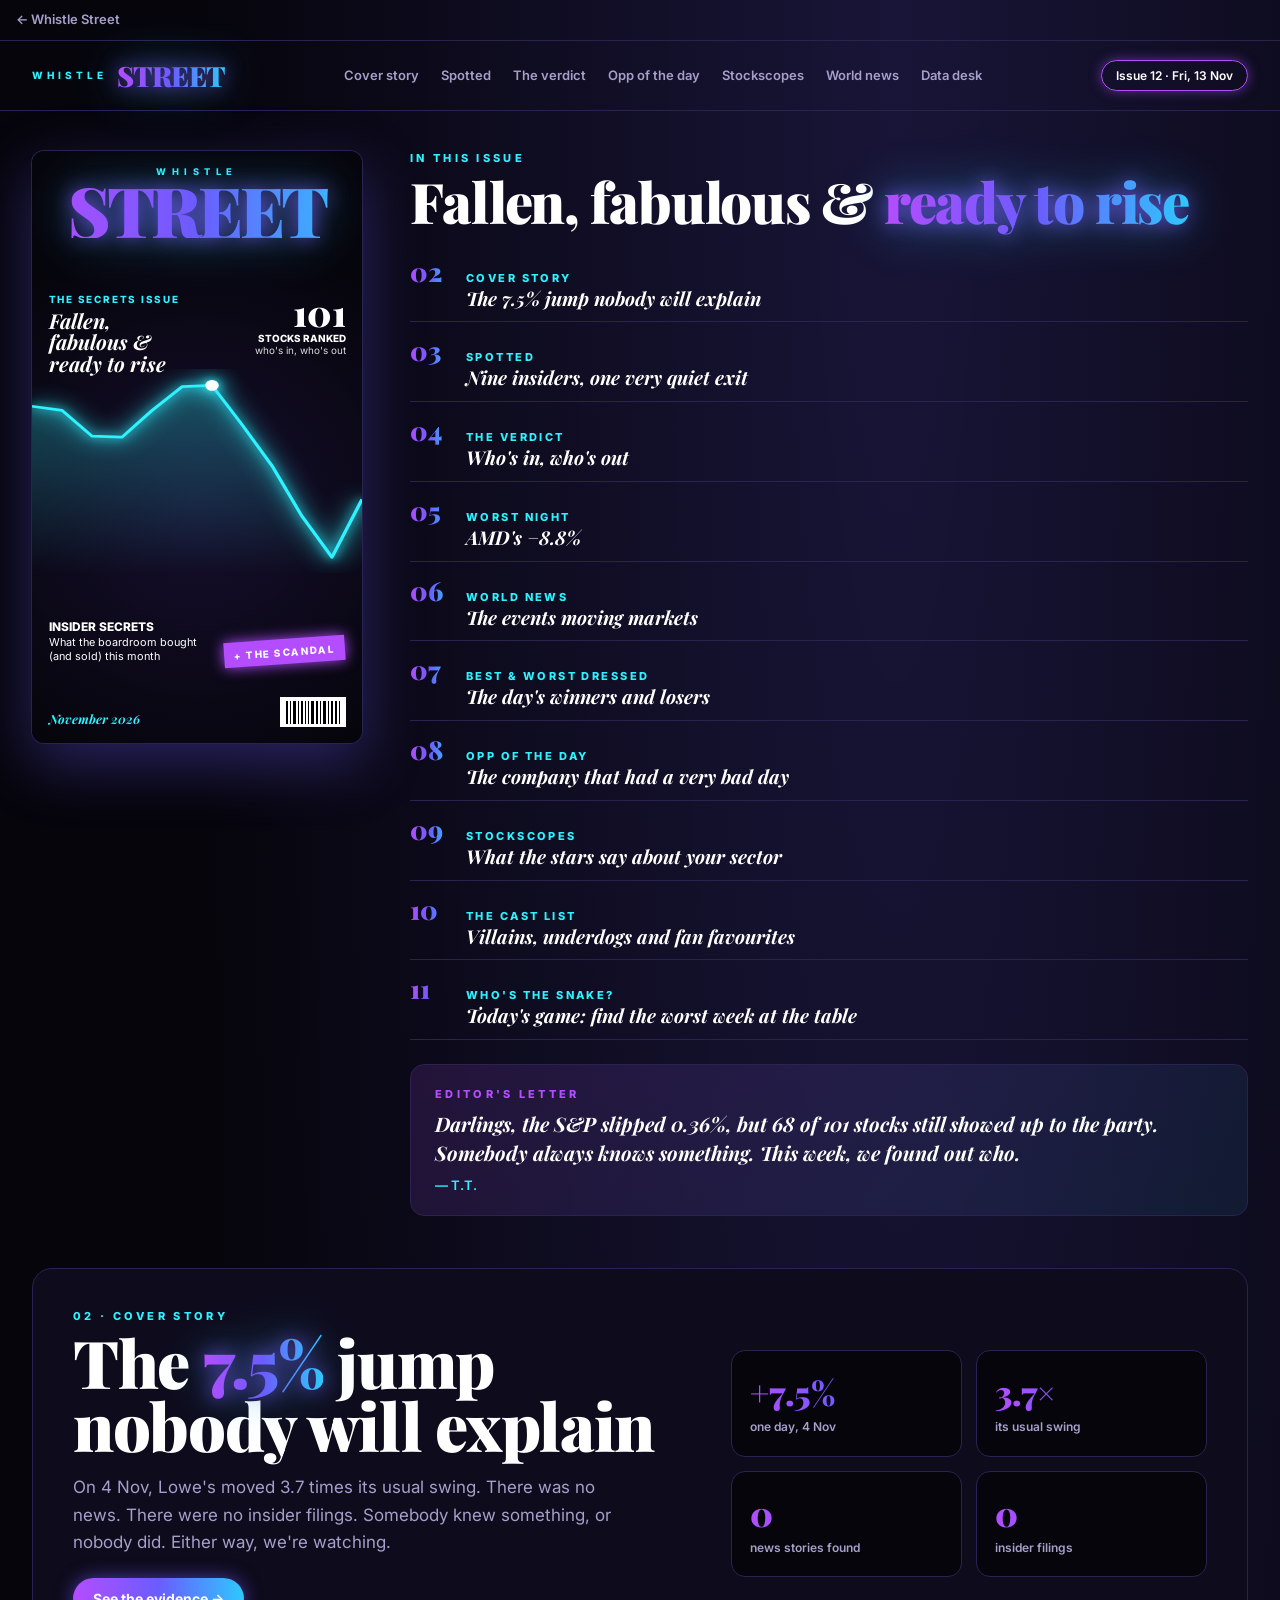
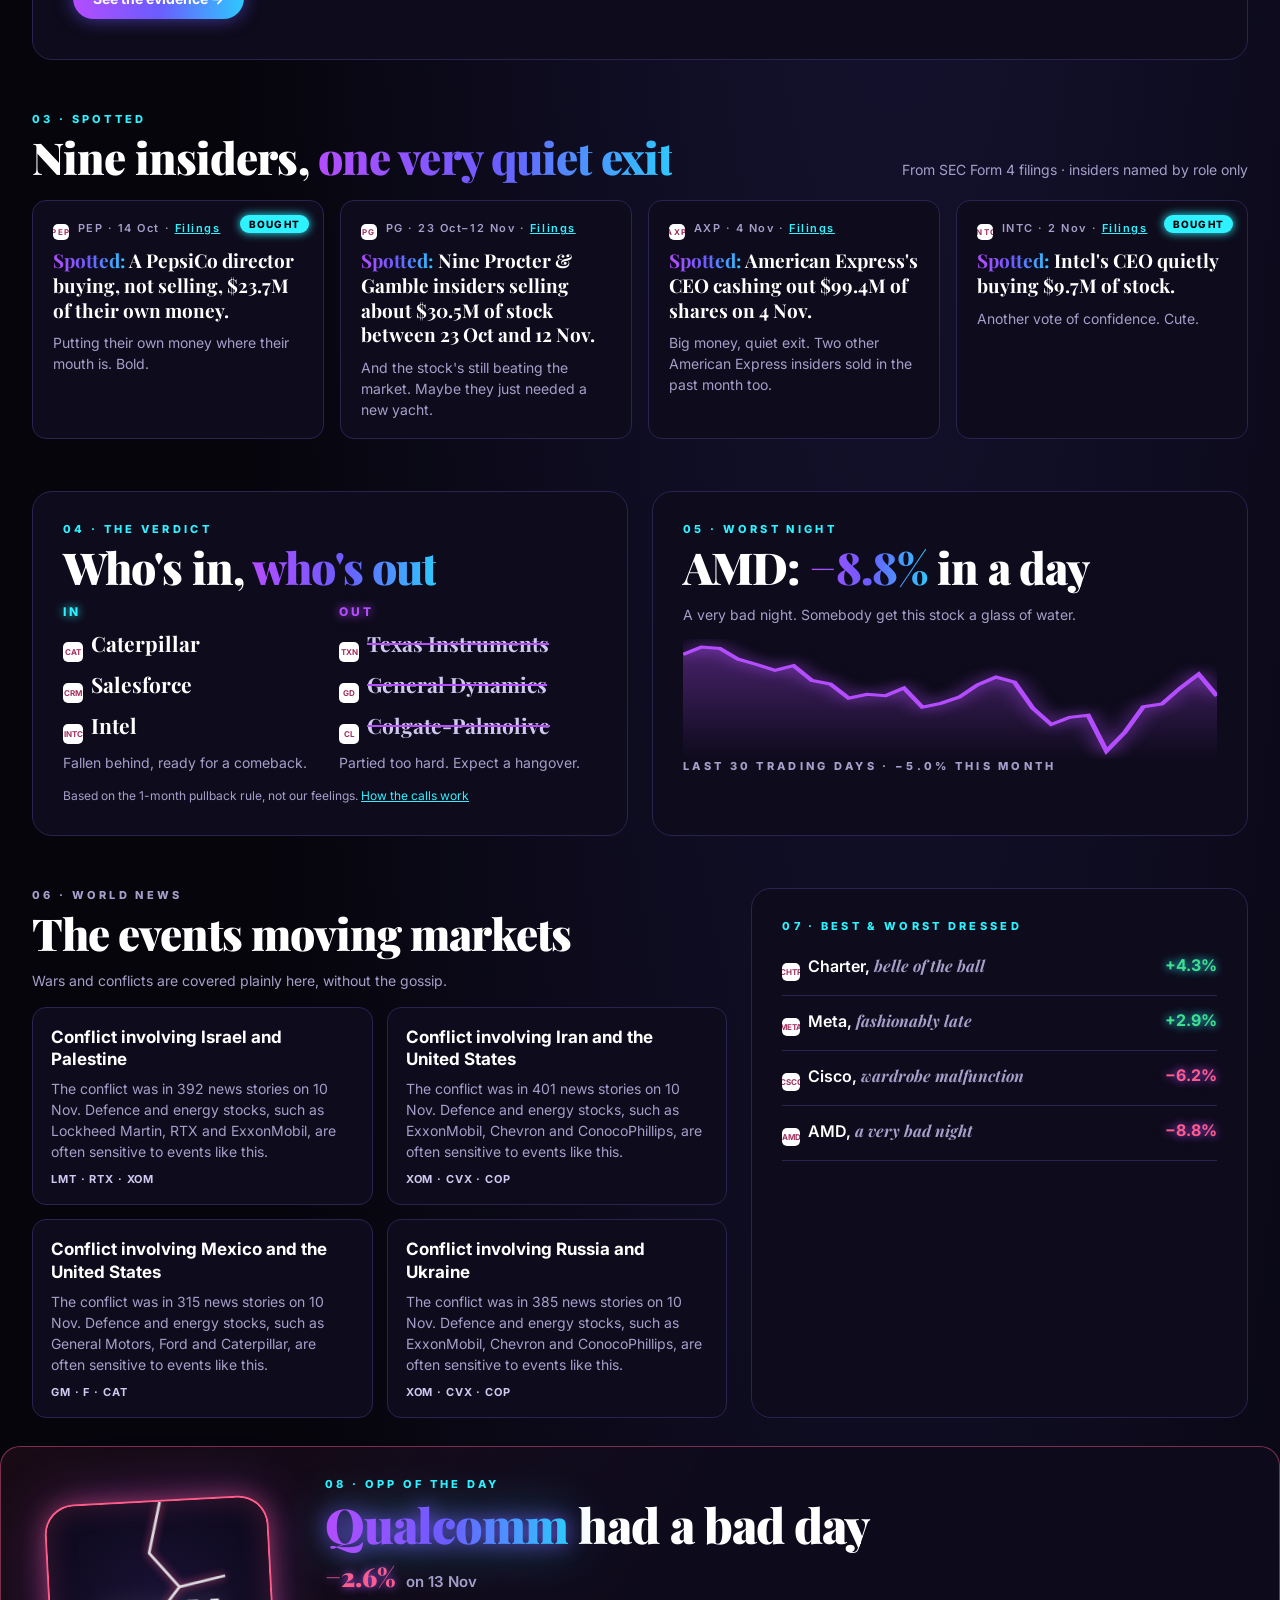
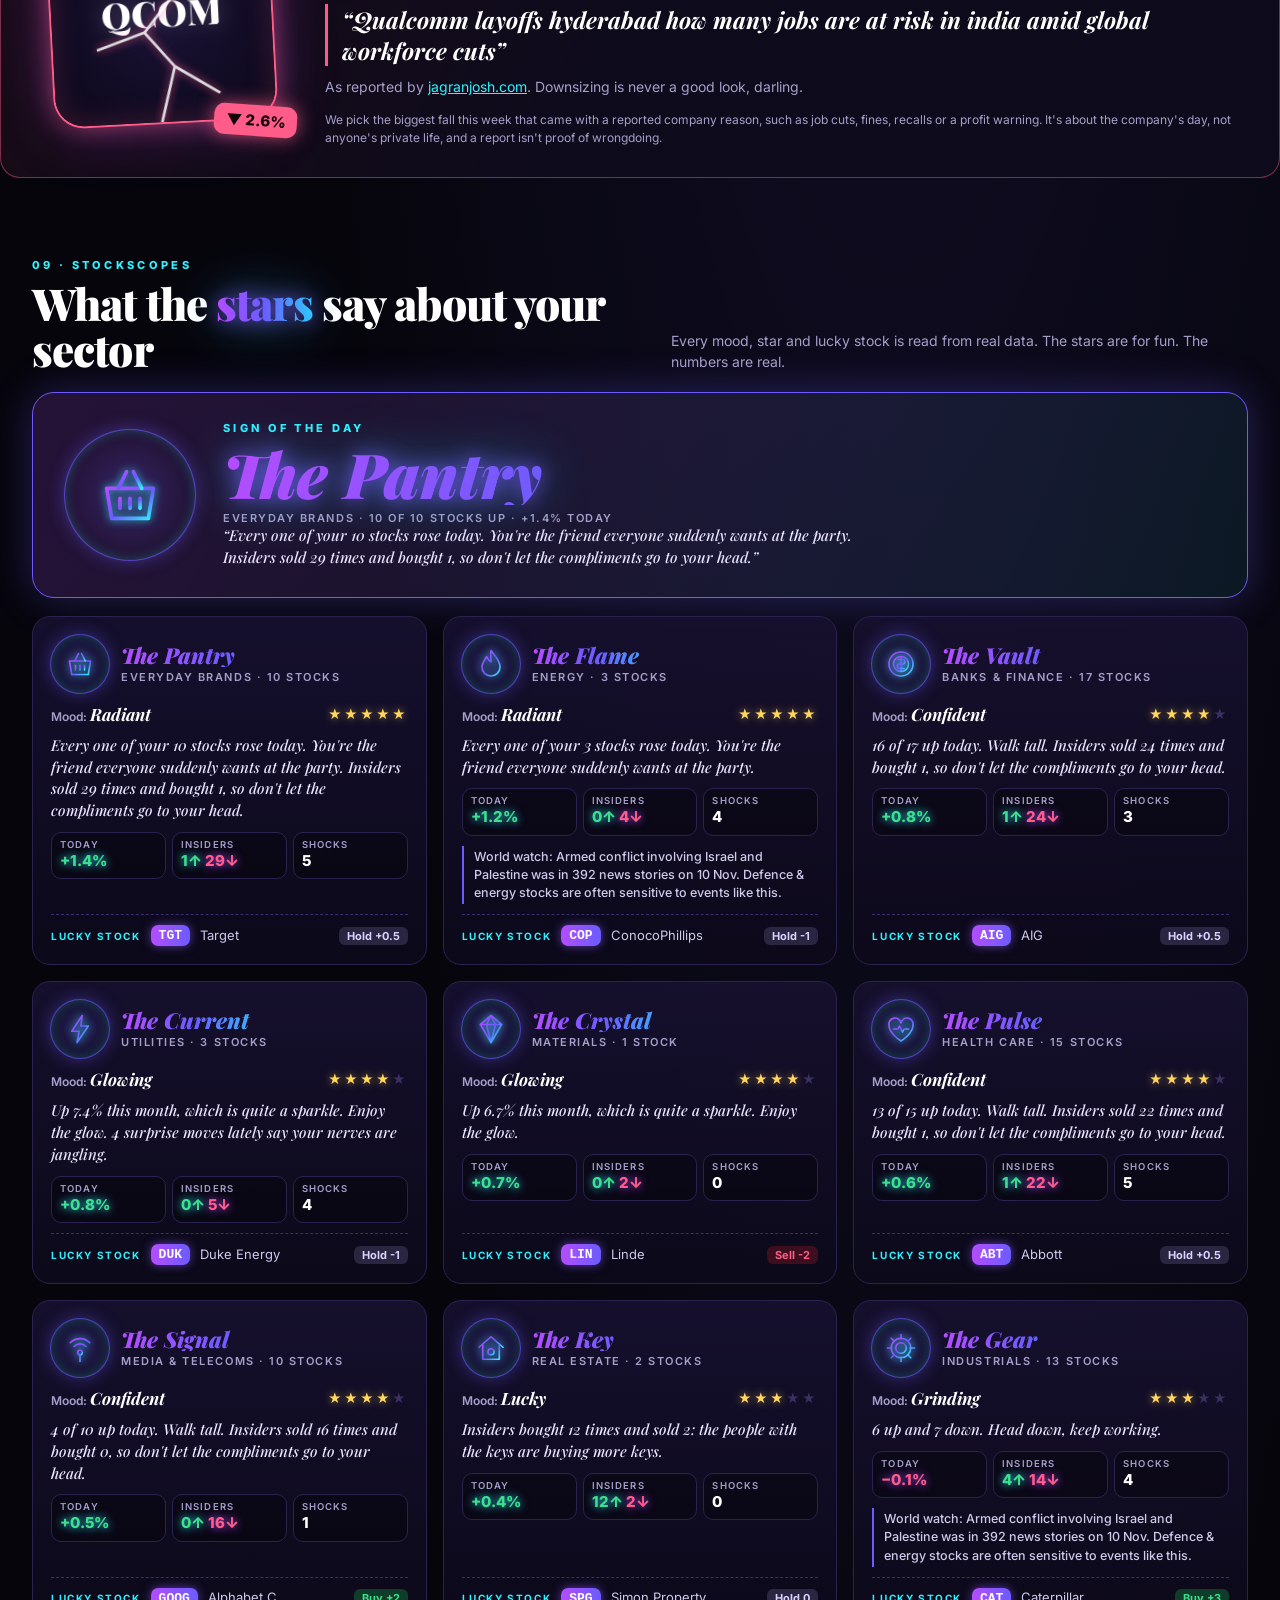
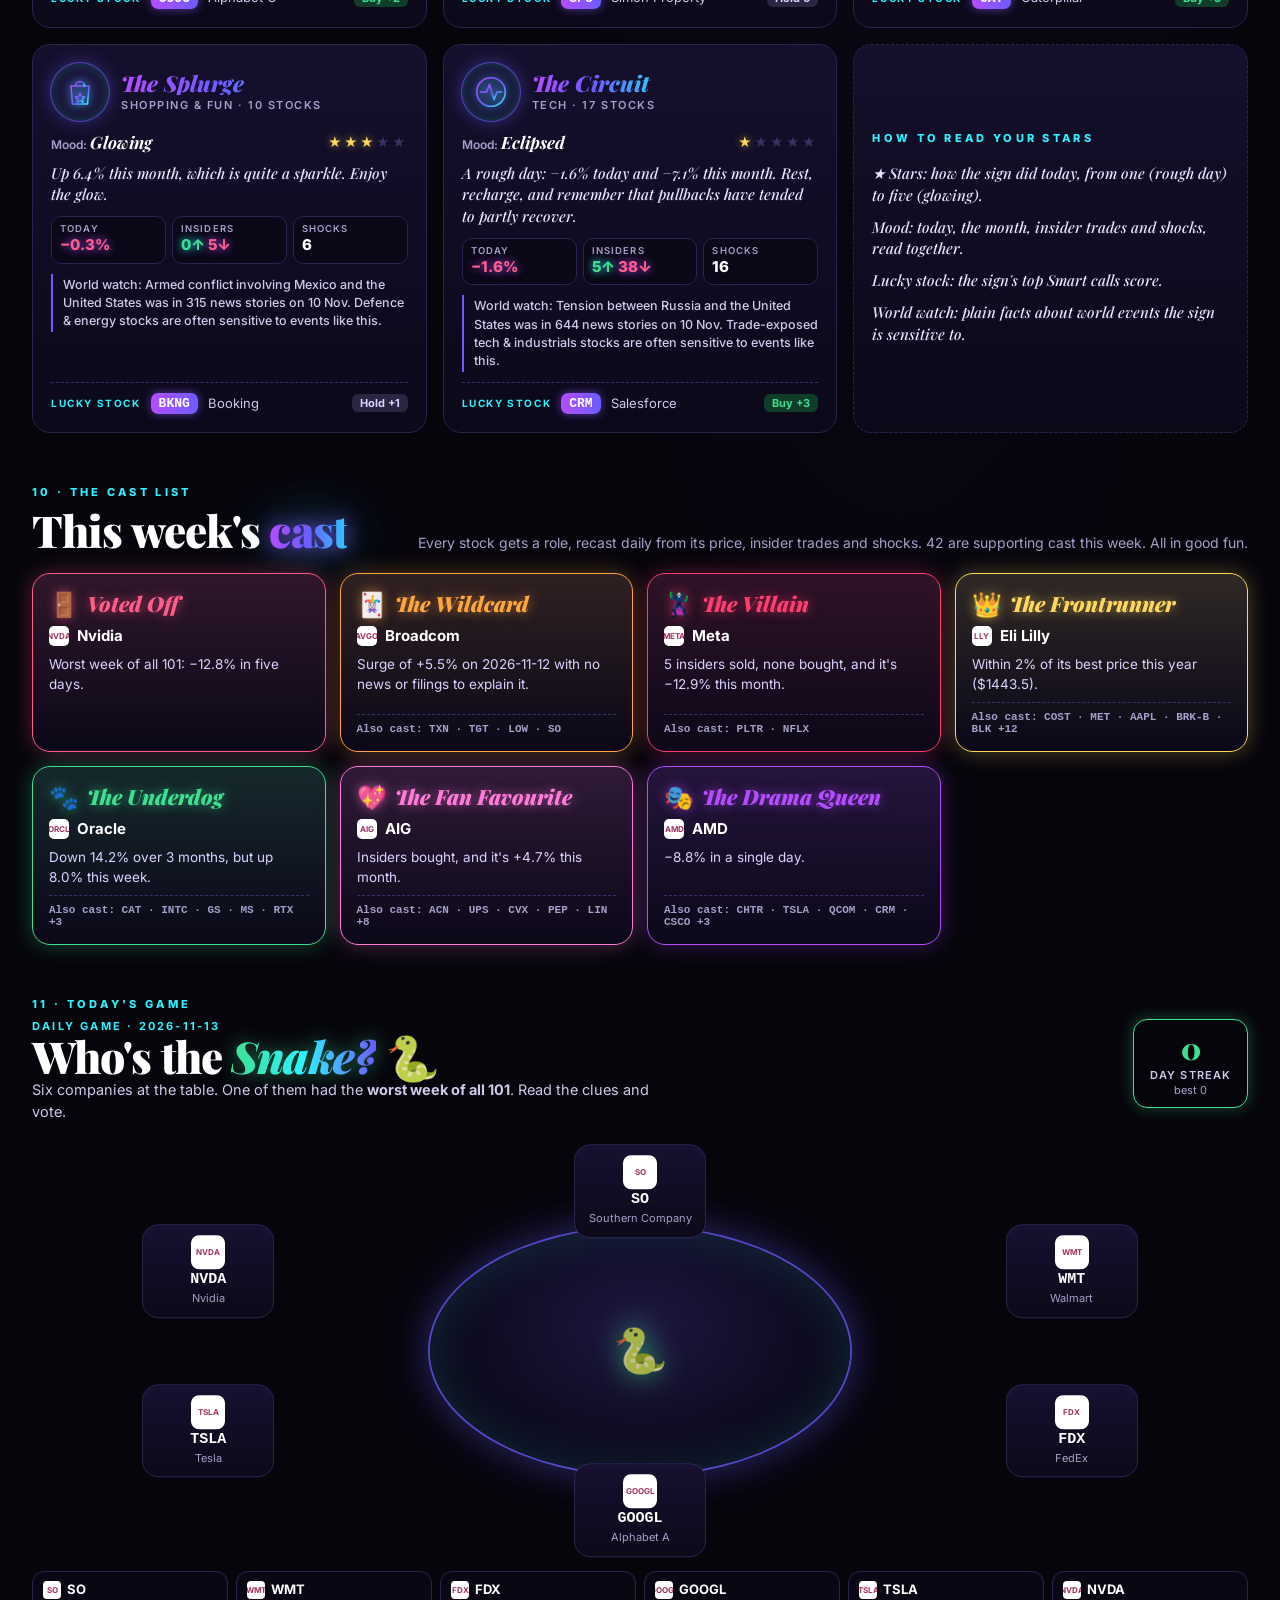
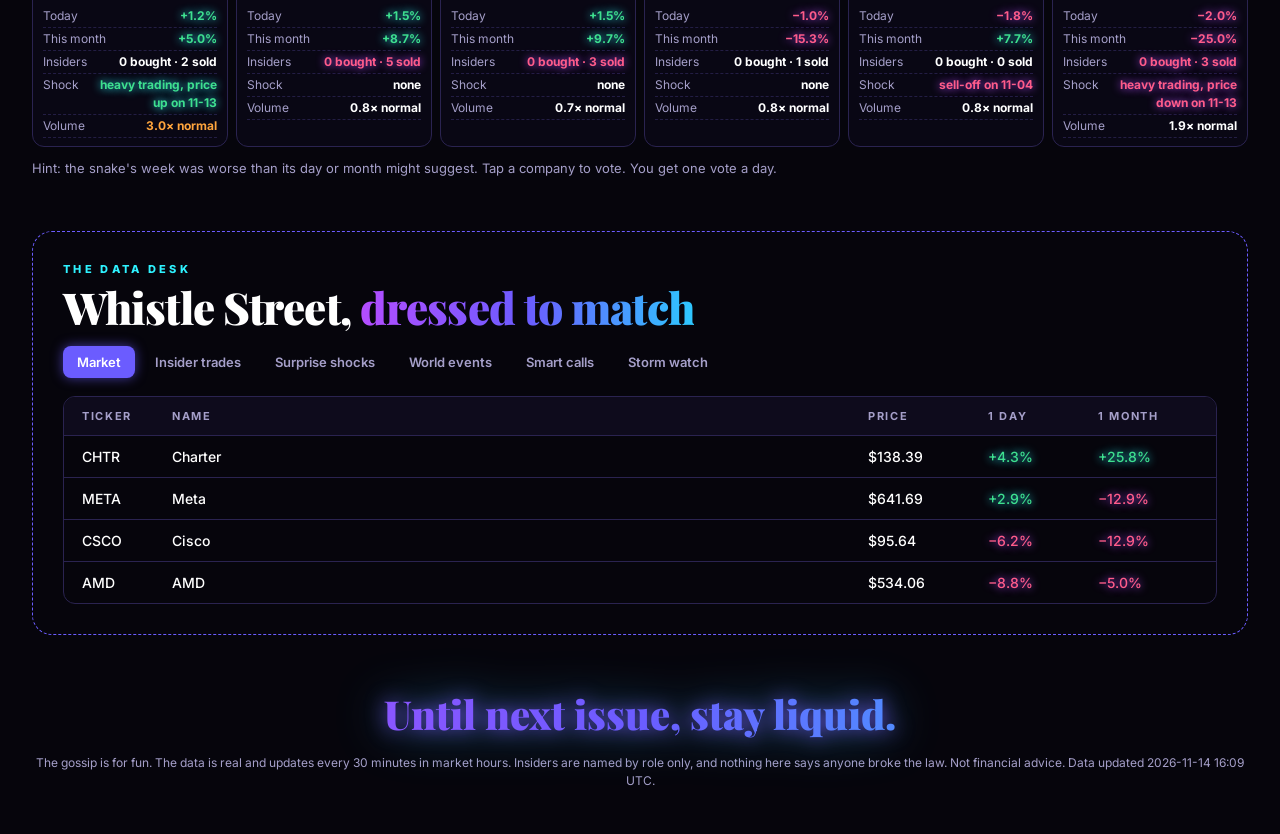
<file: site/tattler/index.html>
<!doctype html>
<html lang="en">
<head>
<meta charset="utf-8">
<meta name="viewport" content="width=device-width, initial-scale=1">
<title>Whistle Street · The Issue</title>
<meta name="description" content="Market gossip from Whistle Street: insider trades, surprise moves and world news, built on real data.">
<link rel="preconnect" href="https://fonts.googleapis.com">
<link rel="preconnect" href="https://fonts.gstatic.com" crossorigin>
<link href="https://fonts.googleapis.com/css2?family=Playfair+Display:ital,wght@0,600;0,700;0,800;0,900;1,500;1,700&family=Inter:wght@400;500;600;700;800&display=swap" rel="stylesheet">
<link rel="stylesheet" href="tattler.css">
<link rel="stylesheet" href="../snake.css">
</head>
<body class="issue">
<div class="page">
  <div class="bar">
    <a class="back" href="../">&larr; Whistle Street</a>
  </div>

<main class="issue" id="issue" aria-live="polite"></main>
<p class="loading" id="loading">Getting the gossip&hellip;</p>
</div>
<script src="../roles.js"></script>
<script src="../snake.js"></script>
<script src="extras.js"></script>
<script src="issue.js"></script>
<script src="tattler.js"></script>
</body>
</html>
</file>
<file: site/tattler/tattler.css>
/* Whistle Street Issue: two looks on one page. body.diary = pink scrapbook diary, body.feed = black and gold gossip feed. */
*{box-sizing:border-box}
html{-webkit-text-size-adjust:100%}
body{margin:0;font-family:Inter,system-ui,sans-serif;font-size:15px;line-height:1.5}
.page{max-width:560px;margin:0 auto;padding-bottom:36px;min-height:100vh;overflow-x:hidden}
.d-only,.f-only{display:none !important}
body.diary .d-only,body.feed .f-only{display:revert !important}
[hidden]{display:none !important}
p{margin:0}
.loading{text-align:center;padding:30px 16px}

/* top bar */
.bar{display:flex;justify-content:space-between;align-items:center;gap:12px;padding:10px 16px}
.back{font-size:13px;font-weight:600;text-decoration:none}
.look{display:flex;gap:2px;padding:3px;border-radius:999px}
.look button{border:0;border-radius:999px;padding:6px 14px;font:600 13px Inter,system-ui,sans-serif;cursor:pointer;background:none}

/* ============ FEED (black and gold) ============ */
body.feed{background:#000;color:#f3ece0}
body.feed .page{background:#0b0a0a}
body.feed a{color:#e9c46a}
body.feed a:hover{color:#f6dd9a}
body.feed .bar{border-bottom:1px solid #2c261c}
body.feed .look{background:#17130d;border:1px solid #3a3020}
body.feed .look button{color:#c9a54a}
body.feed .look button.on{background:#e9c46a;color:#0b0a0a}
body.feed .cover{padding:26px 22px 18px;text-align:center;border-bottom:1px solid #3a3020}
body.feed .kicker{font-size:11px;letter-spacing:.32em;text-transform:uppercase;color:#c9a54a}
body.feed h1{margin:6px 0 0;font:400 54px/1.05 'Pinyon Script',cursive;color:#e9c46a}
body.feed .tag{margin-top:8px;font:italic 500 15px 'Playfair Display',serif;color:#d9cfbf}
body.feed .mood{margin:18px 16px 0;padding:16px 18px;border-radius:18px;background:#17130d;border:1px solid #3a3020;display:flex;gap:14px;align-items:center}
body.feed .mood .lbl{font-size:11px;letter-spacing:.2em;text-transform:uppercase;color:#c9a54a}
body.feed .mood .big{margin-top:2px;font:600 20px 'Playfair Display',serif}
body.feed .mood .txt{margin-top:2px;font-size:13px;color:#cfc6b6}
body.feed .alert{margin:18px 16px 0;padding:18px;border-radius:18px;background:#2a0d14;border:2px solid #ff7aa2}
body.feed .alert .lbl{display:flex;align-items:center;gap:8px;font-size:12px;font-weight:700;letter-spacing:.24em;color:#ff7aa2}
body.feed .alert h3{margin:8px 0 6px;font:800 23px/1.2 'Playfair Display',serif}
body.feed .alert .txt{color:#f0dfe3}
body.feed .alert .btn{display:inline-block;margin-top:12px;padding:10px 16px;border-radius:999px;background:#ff7aa2;color:#2a0d14;font-weight:700;font-size:14px;text-decoration:none}
body.feed h2{margin:30px 22px 10px;font:400 40px/1.1 'Pinyon Script',cursive;color:#e9c46a}
body.feed .sub{margin:-6px 22px 10px;font-size:12px;color:#a99f8e}
body.feed .clip{display:flex;flex-direction:column;margin:0 16px 12px;padding:16px 18px;border-radius:16px;background:#141210;border:1px solid #2c261c}
body.feed .clip .meta{order:3;margin-top:10px;font-size:12px;color:#a99f8e}
body.feed .clip .lead{margin-bottom:6px}
body.feed .clip .sp{color:#ff7aa2}
body.feed .clip .note{color:#cfc6b6}
body.feed .tape,body.feed .badge{display:none}
body.feed .inout{margin:0 16px;display:grid;grid-template-columns:repeat(2,minmax(0,1fr));gap:10px}
body.feed .col{padding:14px;border-radius:16px}
body.feed .col.in{background:#10180f;border:1px solid #2d4a2a}
body.feed .col.out{background:#1c0f12;border:1px solid #4d2a31}
body.feed .col .lbl{margin-bottom:8px;font-size:12px;font-weight:700;letter-spacing:.2em}
body.feed .col.in .lbl{color:#8fd18a}
body.feed .col.out .lbl{color:#ff9fb2}
body.feed .col ul{list-style:none;margin:0;padding:0}
body.feed .col li{margin-bottom:6px;font:600 17px/1.3 'Playfair Display',serif}
body.feed .col .cap{margin-top:8px;font-size:12px}
body.feed .col.in .cap{color:#b8c9b4}
body.feed .col.out .cap{color:#d9b8bf}
body.feed .worst{margin:0 16px;padding:16px 18px;border-radius:16px;background:#141210;border:1px solid #2c261c;display:flex;gap:16px;align-items:center}
body.feed .polaroid{flex:none;width:110px;padding:0;border-radius:10px;overflow:hidden}
body.feed .polaroid figcaption{display:none}
body.feed .worst .big{font:600 18px/1.3 'Playfair Display',serif}
body.feed .worst .txt{margin-top:6px;font-size:13px;color:#cfc6b6}
body.feed .abroad .note2{margin:0 16px 12px;padding:16px 18px;border-radius:16px;background:#141210;border:1px solid #2c261c}
body.feed .note2 h3{margin:0 0 6px;font:600 18px/1.3 'Playfair Display',serif}
body.feed .note2 p{color:#cfc6b6}
body.feed .dressed{margin:0 16px;padding:4px 18px;border-radius:16px;background:#141210;border:1px solid #2c261c}
body.feed .dressed .row{display:flex;justify-content:space-between;gap:12px;padding:12px 0;border-bottom:1px solid #2c261c}
body.feed .dressed .row:last-child{border-bottom:0}
body.feed .up{color:#8fd18a}
body.feed .down{color:#ff9fb2}
body.feed footer{padding:34px 22px 10px;text-align:center}
body.feed .bye{font:400 30px 'Pinyon Script',cursive;color:#e9c46a}
body.feed .sig{margin-top:6px;font-size:12px;letter-spacing:.3em;color:#c9a54a}
body.feed .fine{margin-top:14px;font-size:11px;color:#8f8676}

/* ============ DIARY (pink scrapbook) ============ */
body.diary{background:#e9a9bf;color:#3b2230}
body.diary .page{background:#f7c6d6 radial-gradient(#f2adc4 1.2px,transparent 1.4px) 0 0/14px 14px}
body.diary a{color:#a3305f}
body.diary .bar{background:#c2477a}
body.diary .back{color:#fff}
body.diary .look{background:rgba(255,255,255,.2)}
body.diary .look button{color:#fff}
body.diary .look button.on{background:#fff;color:#a3305f}
body.diary .cover{position:relative;padding:30px 82px 30px 24px;background:#e85d93;border-bottom:6px solid #c2477a;box-shadow:inset 0 -10px 30px rgba(0,0,0,.12)}
body.diary .lock{position:absolute;right:0;top:64px;width:56px;height:64px;background:#e8c27a;border-radius:12px 0 0 12px;box-shadow:inset 0 0 0 3px #c9a054;align-items:center;justify-content:center}
body.diary .lock:not([hidden]){display:flex !important}
body.diary .kicker{font:500 20px Caveat,cursive;color:#fff3f7;transform:rotate(-3deg);transform-origin:left}
body.diary h1{margin:4px 0 0;font:400 52px/1.05 'Pinyon Script',cursive;color:#fff}
body.diary .tag{margin-top:6px;font:500 23px/1.2 Caveat,cursive;color:#fff3f7}
body.diary .datesticker{margin-top:14px;display:inline-block !important;padding:3px 12px;background:#fff3a8;color:#6b4b00;font:500 19px Caveat,cursive;transform:rotate(2deg);box-shadow:0 2px 4px rgba(0,0,0,.15)}
body.diary .loading{font:500 22px Caveat,cursive}
body.diary .mood{position:relative;margin:22px 16px 0;padding:20px 20px 18px 46px;background:#fffaf4 repeating-linear-gradient(#fffaf4 0 29px,#cfe3f5 29px 30px);border-radius:4px;box-shadow:0 4px 12px rgba(120,40,70,.18);font:500 22px/30px Caveat,cursive}
body.diary .mood::before{content:"";position:absolute;left:32px;top:0;bottom:0;width:2px;background:#f39bb8}
body.diary .mood .dear{font-size:26px;font-weight:700;color:#c2477a}
body.diary .mood .hl{color:#c2477a}
body.diary .alert{position:relative;margin:30px 22px 0 18px;padding:22px 18px 16px;background:#fff;transform:rotate(1deg);box-shadow:0 5px 12px rgba(80,20,40,.2);font-family:Georgia,serif}
body.diary .alert .lbl{position:absolute;top:-14px;right:14px;padding:2px 10px;border:3px solid #d1203f;color:#d1203f;background:#fff;font:700 16px/1.2 Inter,sans-serif;letter-spacing:.18em;transform:rotate(6deg)}
body.diary .alert .lbl svg{display:none}
body.diary .alert h3{margin:0 0 6px;font:700 20px/1.25 Georgia,serif}
body.diary .alert .txt{font-size:15px;line-height:1.45}
body.diary .alert .btn{display:inline-block;margin-top:10px;font:700 21px Caveat,cursive;color:#c2477a}
body.diary h2{margin:38px 22px 8px;font:700 38px/1.1 Caveat,cursive;color:#a3305f;transform:rotate(-1.5deg);transform-origin:left}
body.diary .sub{margin:-4px 22px 16px;font:500 19px Caveat,cursive;color:#7a4a5e}
body.diary .clip{position:relative;margin:0 24px 28px 18px;padding:18px 18px 14px;background:#fff;box-shadow:0 5px 12px rgba(80,20,40,.2);font-family:Georgia,serif;transform:rotate(-1.4deg)}
body.diary .clip:nth-child(2n){margin:0 16px 28px 28px;background:#fffbe6;transform:rotate(1.3deg)}
body.diary .clip:nth-child(3n){transform:rotate(-.6deg)}
body.diary .tape{position:absolute;top:-12px;left:38%;width:84px;height:24px;background:rgba(255,226,140,.75);transform:rotate(-4deg)}
body.diary .clip:nth-child(2n) .tape{left:auto;right:22px;background:rgba(170,220,240,.8);transform:rotate(6deg)}
body.diary .clip:nth-child(3n) .tape{left:18px;background:rgba(255,170,200,.75);transform:rotate(-8deg)}
body.diary .clip .meta{margin-bottom:6px;font:11px Inter,sans-serif;letter-spacing:.2em;color:#999;text-transform:uppercase}
body.diary .clip .meta a{letter-spacing:.05em;text-transform:none}
body.diary .clip .lead{font-size:16px;line-height:1.4}
body.diary .clip .sp{display:none}
body.diary .clip .note{margin-top:10px;font:500 21px/1.15 Caveat,cursive;color:#c2477a}
body.diary .badge{position:absolute;right:-12px;bottom:-16px;width:60px;height:60px;border-radius:50%;background:#ffd84d;display:flex;align-items:center;justify-content:center;transform:rotate(12deg);font:700 17px/1 Caveat,cursive;color:#6b4b00;text-align:center;box-shadow:0 3px 6px rgba(0,0,0,.2)}
body.diary .inout{margin:0 16px;padding:18px 18px 10px;background:#fffaf4;border-radius:4px;box-shadow:0 4px 12px rgba(120,40,70,.18)}
body.diary .col .lbl{margin-bottom:8px;font:700 24px Caveat,cursive}
body.diary .col.in .lbl{color:#2f7a3a}
body.diary .col.out .lbl{color:#b0284f}
body.diary .col ul{list-style:none;margin:0 0 16px;padding:0;display:flex;flex-wrap:wrap;gap:10px}
body.diary .col li{padding:5px 12px;border-radius:999px;font:500 21px/1.2 Caveat,cursive;transform:rotate(-1.5deg)}
body.diary .col li:nth-child(2n){transform:rotate(1.5deg)}
body.diary .col.in li{background:#d9f2d2}
body.diary .col.out li{background:#ffd5df;text-decoration:line-through;text-decoration-color:#b0284f}
body.diary .col .cap{display:none}
body.diary .inout::after{content:"(based on the 1-month pullback rule, not my feelings)";display:block;margin-bottom:6px;font:500 18px Caveat,cursive;color:#7a4a5e}
body.diary .worst{position:relative;margin:0 16px;padding:20px 18px 22px;background:#fff;border-radius:4px;box-shadow:0 4px 12px rgba(120,40,70,.18);display:flex;gap:14px;align-items:flex-start}
body.diary .polaroid{flex:none;width:112px;margin:0;padding:8px 8px 4px;background:#fff;box-shadow:0 3px 8px rgba(0,0,0,.2);transform:rotate(-4deg)}
body.diary .polaroid figcaption{margin-top:2px;font:500 16px Caveat,cursive;text-align:center}
body.diary .worst .big{font:500 23px/1.2 Caveat,cursive}
body.diary .worst .txt{margin-top:8px;font:500 20px/1.2 Caveat,cursive;color:#7a4a5e}
body.diary .worst::after{content:"";position:absolute;right:12px;bottom:-14px;width:40px;height:40px;background:url("data:image/svg+xml,%3Csvg xmlns='http://www.w3.org/2000/svg' viewBox='0 0 24 24'%3E%3Cpath d='M12 21s-7-4.4-9.3-9A5.3 5.3 0 0 1 12 6a5.3 5.3 0 0 1 9.3 6c-2.3 4.6-9.3 9-9.3 9z' fill='%23ff7aa2' stroke='%23c2477a' stroke-width='1.2'/%3E%3Cpath d='M12 7l-1.5 4 2.5 1.5-2 4' fill='none' stroke='%23fff' stroke-width='1.4'/%3E%3C/svg%3E") center/contain no-repeat}
body.diary .abroad{margin:0 16px;display:grid;grid-template-columns:repeat(2,minmax(0,1fr));gap:14px}
body.diary .note2{padding:14px;background:#fff3a8;box-shadow:0 4px 8px rgba(0,0,0,.15);font:500 19px/1.2 Caveat,cursive;transform:rotate(-2deg)}
body.diary .note2:nth-child(2n){background:#c9ecff;transform:rotate(2deg)}
body.diary .note2:nth-child(3n){background:#ffd5e4;transform:rotate(1deg)}
body.diary .note2 h3{margin:0 0 4px;font:700 21px/1.15 Caveat,cursive;color:#a3305f}
body.diary .dressed{margin:0 16px;padding:8px 18px;background:#fffaf4 repeating-linear-gradient(#fffaf4 0 39px,#cfe3f5 39px 40px);border-radius:4px;box-shadow:0 4px 12px rgba(120,40,70,.18);font:500 21px/40px Caveat,cursive}
body.diary .dressed .row{display:flex;justify-content:space-between;gap:12px}
body.diary .up{color:#2f7a3a}
body.diary .down{color:#b0284f}
body.diary footer{margin:46px 22px 0;text-align:center}
body.diary .bye{font:700 30px Caveat,cursive;color:#a3305f;transform:rotate(-2deg)}
body.diary .sig{margin-top:2px;font:500 22px Caveat,cursive;color:#a3305f}
body.diary .fine{margin-top:14px;font-size:11px;color:#7a4a5e}

@media (min-width:600px){
  body.feed .page{border-left:1px solid #2c261c;border-right:1px solid #2c261c}
  body.diary .page{box-shadow:0 0 40px rgba(120,40,70,.25)}
}
@media (max-width:360px){
  body.diary .abroad{grid-template-columns:1fr}
  body.feed h1,body.diary h1{font-size:44px}
}

/* ============ DIARY BOOK (page turning) ============ */
.stage{display:none}
body.feed .pager{display:none !important}
body.diary{overflow:hidden;background:#d98aa8 radial-gradient(circle at 50% 40%,#f0b3c8,#c96f93)}
body.diary .page{max-width:none;min-height:0;height:100vh;height:100svh;padding:0;display:flex;flex-direction:column;background:none;box-shadow:none}
body.diary .flow{display:none}
body.diary .stage{display:block;position:relative;flex:none;width:var(--pw);height:var(--ph);margin:14px auto 0;overflow:hidden;border-radius:4px 14px 14px 4px;box-shadow:0 18px 40px rgba(90,20,50,.35)}
body.diary.spread .stage{width:calc(var(--pw) * 2);overflow:visible;border-radius:6px;box-shadow:none}
body.diary .book{position:absolute;top:0;left:calc(var(--pw) * -1);width:calc(var(--pw) * 2);height:100%;perspective:2400px}
body.diary.spread .book{left:0}
body.diary.spread:not(.book-open) .book{transform:translateX(calc(var(--pw) * -.5));transition:transform .8s}
body.diary.spread.book-open .book{transform:none;transition:transform .8s}
body.diary .leaf{position:absolute;top:0;left:50%;width:50%;height:100%;transform-origin:left center;transform-style:preserve-3d;transition:transform .8s cubic-bezier(.33,.08,.2,1)}
body.diary .leaf.flipped{transform:rotateY(-180deg)}
body.diary .face{position:absolute;inset:0;overflow:hidden;-webkit-backface-visibility:hidden;backface-visibility:hidden;background:#f7c6d6 radial-gradient(#f2adc4 1.2px,transparent 1.4px) 0 0/14px 14px;scrollbar-width:thin}
body.diary .face.f-front{border-radius:0 12px 12px 0;box-shadow:inset 18px 0 22px -14px rgba(90,20,50,.35)}
body.diary .face.f-back{transform:rotateY(180deg);border-radius:12px 0 0 12px;box-shadow:inset -18px 0 22px -14px rgba(90,20,50,.35)}
body.diary.spread .face{box-shadow:inset 18px 0 22px -14px rgba(90,20,50,.35),0 12px 30px rgba(90,20,50,.25)}
body.diary.spread .face.f-back{box-shadow:inset -18px 0 22px -14px rgba(90,20,50,.35),0 12px 30px rgba(90,20,50,.25)}
body.diary .face.blank,body.diary .face.cover-face{background:#e85d93 repeating-linear-gradient(45deg,rgba(255,255,255,.05) 0 6px,transparent 6px 12px)}
body.diary .leaf.turning .face{box-shadow:0 0 30px rgba(60,10,30,.35)}
body.diary .face.f-front::after{content:"";position:absolute;right:0;bottom:0;width:34px;height:34px;background:linear-gradient(135deg,transparent 50%,rgba(0,0,0,.08) 50%,#fff 62%,#f3d3df);border-top-left-radius:6px;pointer-events:none}
body.diary .face.cover-face::after,body.diary .face.blank::after{display:none}
body.diary .pg{position:relative;min-height:100%;padding-bottom:44px}
body.diary .pgnum{position:absolute;bottom:10px;left:0;right:0;text-align:center;font:500 18px Caveat,cursive;color:#a3305f;pointer-events:none}
body.diary .pg-cover{display:flex;flex-direction:column}
body.diary .pg-cover .cover{flex:1;border-bottom:0;box-shadow:none;background:none;padding-top:56px}
body.diary .pg-cover .lock{top:auto;bottom:38%}
body.diary .openhint{margin-top:26px;font:500 20px Caveat,cursive;color:#fff3f7;animation:nudge 1.6s ease-in-out infinite}
@keyframes nudge{50%{transform:translateX(6px)}}
body.diary .pg-end{display:flex;align-items:center}
body.diary .pg-end footer{margin:0 22px;width:100%}
body.diary .pager{display:flex !important;align-items:center;justify-content:center;gap:18px;padding:8px 0 10px}
body.diary .pager span{min-width:130px;text-align:center;font:600 21px Caveat,cursive;color:#fff;text-shadow:0 1px 2px rgba(90,20,50,.4)}
body.diary .pager button{width:44px;height:44px;border-radius:50%;border:0;background:#fff;color:#a3305f;font:700 26px/1 Inter,sans-serif;cursor:pointer;box-shadow:0 3px 8px rgba(90,20,50,.3)}
body.diary .pager button:disabled{opacity:.4;cursor:default}
body.diary .mood{margin-top:26px}
@media (prefers-reduced-motion:reduce){body.diary .leaf,body.diary .book{transition:none !important}body.diary .openhint{animation:none}}

/* ============ company logos ============ */
.lg{display:inline-block;width:20px;height:20px;border-radius:5px;object-fit:contain;vertical-align:-4px;background:#fff}
.lg-txt{display:inline-flex;align-items:center;justify-content:center;font:700 8px Inter,sans-serif;color:#a3305f;overflow:hidden}
.stick{position:absolute;width:52px;height:52px;padding:8px;border-radius:14px;background:#fff;box-shadow:0 3px 8px rgba(0,0,0,.22);z-index:2}
.stick .lg{width:100%;height:100%;border-radius:0}
.stick .lg-txt{font-size:11px}
body.feed .stick{position:static;display:inline-block;width:auto;height:auto;padding:0;box-shadow:none;background:none;vertical-align:middle;margin-right:6px}
body.feed .stick .lg{width:22px;height:22px;border-radius:6px}
body.diary .clip .stick{top:-18px;right:-10px;transform:rotate(8deg)}
body.diary .clip:nth-child(2n) .stick{right:auto;left:-12px;transform:rotate(-7deg)}
body.diary .clip .tape{z-index:3}
body.diary .alert .stick{top:-20px;left:-10px;transform:rotate(-8deg)}
body.diary .alert h3{margin-top:10px}
body.feed .clip .stick{display:none}
body.diary .polaroid{position:relative}
body.diary .polaroid .stick{width:46px;height:46px;padding:6px;right:-14px;top:-16px;transform:rotate(10deg)}
body.feed .polaroid .stick{display:none}
.col li .lg,.dressed .lg,.note2 .lg{width:18px;height:18px;margin-right:5px;vertical-align:-3px}
.note2 .logos{margin-top:8px;display:flex;gap:6px}
.note2 .logos .lg{width:24px;height:24px;margin:0;box-shadow:0 1px 3px rgba(0,0,0,.2)}
body.diary .clip .meta .lg,body.diary .clip .meta .lg-txt{display:none}
body.feed .pgnum{display:none}
.measure{display:none}
body.diary .measure{display:block;position:absolute;left:-9999px;top:0;width:var(--pw);height:var(--ph);visibility:hidden;pointer-events:none}
body.diary .measure .pg{min-height:0}
body.diary .cont{margin:16px 22px 22px;font:500 20px Caveat,cursive;color:#7a4a5e}
body.diary:not(.spread) .abroad{grid-template-columns:1fr}
.note2 .tickers{margin-top:8px;display:flex;gap:6px;flex-wrap:wrap}
.note2 .tickers span{padding:1px 8px;border-radius:999px;font:700 11px Inter,sans-serif;letter-spacing:.06em}
body.diary .note2 .tickers span{background:rgba(255,255,255,.7);color:#7a4a5e}
body.feed .note2 .tickers span{background:#241f18;color:#c9a54a}
body.diary .note2,body.diary .note2:nth-child(2n),body.diary .note2:nth-child(3n){background:#fffaf4;transform:none}
body.diary .note2 h3{color:#3b2230}

/* ============ ISSUE (neon magazine, default look) ============ */
main.issue{display:none}
body.issue{--ink:#06050c;--card:#0e0b1c;--line:#2a2350;--mute:#a59fc9;--p:#b44dff;--b:#6b5cff;--c:#2ef2ff;background:var(--ink);color:#fff}
body.issue .page{max-width:none;padding:0;background:var(--ink) radial-gradient(ellipse at 70% 0%,rgba(107,92,255,.18),transparent 55%) no-repeat}
body.issue .flow,body.issue .stage,body.issue .pager{display:none !important}
body.issue main.issue{display:block;max-width:1280px;margin:0 auto;padding:0 0 20px}
body.issue .bar{max-width:1280px;margin:0 auto;border-bottom:1px solid var(--line)}
body.issue .back{color:var(--mute)}
.issue .gt{background:linear-gradient(90deg,#b44dff,#6b5cff 50%,#2ec8ff);-webkit-background-clip:text;background-clip:text;color:transparent}
.issue .glow{filter:drop-shadow(0 0 10px rgba(120,90,255,.85)) drop-shadow(0 0 24px rgba(46,200,255,.4))}
.issue .neon-c{filter:drop-shadow(0 0 6px #2ef2ff) drop-shadow(0 0 14px #2ef2ff)}
.issue .neon-p{filter:drop-shadow(0 0 6px #b44dff)}
.issue a{color:var(--c)}
.issue h1,.issue h2{font-family:'Playfair Display',Georgia,serif;font-weight:900;letter-spacing:-.02em;margin:0}
.issue h2{font-size:clamp(28px,4vw,44px);line-height:1.05}
.issue .kick{margin:0 0 8px;font:800 11px Inter,sans-serif;letter-spacing:.3em;color:var(--c)}
.issue .k-p{color:var(--p)}.issue .k-m{color:var(--mute)}
.issue .note{margin:0;color:var(--mute);font-size:14px;line-height:1.5}
.issue .small{font-size:12px;margin-top:14px}
.issue .pos{color:var(--c);text-shadow:0 0 8px var(--c)}.issue .neg{color:var(--p);text-shadow:0 0 8px var(--p)}
.issue .lg{background:#fff}
/* masthead bar */
.mast{display:flex;align-items:center;justify-content:space-between;gap:16px;padding:16px 32px;border-bottom:1px solid var(--line)}
.mast-logo{text-decoration:none;font:900 28px 'Playfair Display',serif;letter-spacing:-.03em;display:flex;align-items:center;gap:10px}
.mast-kick{font:800 10px Inter,sans-serif;letter-spacing:.4em;color:var(--c)}
.mast-nav{display:flex;gap:22px;font:600 13px Inter,sans-serif}
.mast-nav a{color:var(--mute);text-decoration:none}.mast-nav a:hover{color:#fff}
.pill{padding:7px 14px;border-radius:999px;border:1px solid var(--p);font:600 12px Inter,sans-serif;box-shadow:0 0 12px rgba(180,77,255,.5);white-space:nowrap}
/* hero */
.hero{display:grid;grid-template-columns:minmax(260px,330px) 1fr;gap:48px;padding:40px 32px 32px;align-items:start}
.cover{position:relative;aspect-ratio:390/700;container-type:inline-size;border-radius:12px;overflow:hidden;background:radial-gradient(circle at 50% 60%,#160f2e 0%,#06050c 70%);box-shadow:0 0 0 1px var(--line),0 20px 60px rgba(107,92,255,.35)}
.cover p{margin:0}
.c-kick{position:absolute;top:4.6cqw;left:0;right:0;text-align:center;font:800 2.8cqw Inter,sans-serif;letter-spacing:.6em;color:var(--c)}
.c-mast{position:absolute;top:9cqw;left:0;right:0;text-align:center;font:900 21cqw/.82 'Playfair Display',serif;letter-spacing:-.05em}
.c-chart{position:absolute;left:0;top:66cqw;width:100%;height:62cqw}
.c-story{position:absolute;left:5cqw;top:43cqw;width:42cqw}
.c-k{font:800 3cqw Inter,sans-serif;letter-spacing:.18em;color:var(--c)}
.c-h{margin-top:1.5cqw !important;font:700 italic 6.2cqw/1.05 'Playfair Display',serif}
.c-num{position:absolute;right:5cqw;top:44cqw;text-align:right;display:flex;flex-direction:column}
.c-num b{font:900 11cqw/.9 'Playfair Display',serif}.c-num span{font:800 3cqw Inter,sans-serif;margin-top:1cqw}.c-num small{font:400 3cqw Inter,sans-serif;color:#ddd}
.c-low{position:absolute;left:5cqw;right:5cqw;bottom:24cqw;display:flex;justify-content:space-between;align-items:flex-end;gap:3cqw}
.c-low p{font:400 3.3cqw/1.35 Inter,sans-serif;max-width:52cqw}.c-low b{font-weight:800;font-size:3.6cqw}
.c-tag{padding:2cqw 3cqw;background:#b44dff;color:#fff;font:800 3cqw Inter,sans-serif;letter-spacing:.15em;transform:rotate(-4deg);box-shadow:0 0 14px #b44dff;white-space:nowrap}
.c-foot{position:absolute;left:5cqw;right:5cqw;bottom:5cqw;display:flex;justify-content:space-between;align-items:flex-end}
.c-foot i{font:700 italic 3.8cqw 'Playfair Display',serif;color:var(--c)}
.barcode{display:flex;gap:2px;padding:1.3cqw 1.8cqw .8cqw;background:#fff;height:9cqw}.barcode i{display:block;background:#000}
.hero-side h1{font-size:clamp(34px,4.6vw,56px);line-height:1;margin:6px 0 14px}
.toc{list-style:none;margin:0;padding:0}
.toc a{display:flex;gap:16px;align-items:baseline;padding:11px 0;border-bottom:1px solid var(--line);text-decoration:none;color:#fff}
.toc a:hover i{color:var(--c)}
.toc .n{font:900 26px 'Playfair Display',serif;min-width:40px}
.toc b{display:block;font:800 11px Inter,sans-serif;letter-spacing:.22em;color:var(--c)}
.toc i{display:block;margin-top:2px;font:700 italic 19px/1.25 'Playfair Display',serif}
.letter{margin-top:24px;padding:22px 24px;border-radius:14px;background:linear-gradient(135deg,rgba(180,77,255,.14),rgba(46,200,255,.08));border:1px solid var(--line)}
.lt{margin:0;font:700 italic 20px/1.45 'Playfair Display',serif}.sig{margin:10px 0 0;font:600 13px Inter,sans-serif;color:var(--c)}
/* sections */
.panel{padding:30px;border-radius:20px;background:var(--card);border:1px solid var(--line)}
.issue>.panel{margin:20px 32px 0}
.story{display:grid;grid-template-columns:1.3fr 1fr;gap:40px;align-items:center;padding:40px}
.huge{font-size:clamp(40px,5.4vw,66px) !important;line-height:.95 !important}
.body{margin:18px 0 0;font-size:17px;line-height:1.6;color:var(--mute);max-width:560px}
.btn{display:inline-block;margin-top:22px;padding:12px 20px;border-radius:999px;background:linear-gradient(90deg,#b44dff,#6b5cff 50%,#2ec8ff);color:#fff !important;font:700 14px Inter,sans-serif;text-decoration:none;box-shadow:0 0 18px rgba(107,92,255,.6)}
.stats{display:grid;grid-template-columns:1fr 1fr;gap:14px}
.stats div{padding:18px;border-radius:14px;background:var(--ink);border:1px solid var(--line)}
.stats b{display:block;font:900 34px 'Playfair Display',serif}.stats span{font:600 12px Inter,sans-serif;color:var(--mute)}
.sec{padding:52px 32px 0}
.sec-head{display:flex;justify-content:space-between;align-items:flex-end;gap:20px;margin-bottom:20px}
.clips{display:grid;grid-template-columns:repeat(auto-fit,minmax(240px,1fr));gap:16px}
.clip-i{position:relative;padding:20px 20px 18px;border-radius:14px;background:var(--card);border:1px solid var(--line)}
.clip-i .meta{margin:0 0 8px;font:600 11px Inter,sans-serif;letter-spacing:.14em;color:var(--mute)}
.clip-i .meta .lg{width:16px;height:16px;vertical-align:-3px;margin-right:4px}
.clip-i .lead{margin:0;font:700 19px/1.3 'Playfair Display',serif}
.clip-i .note{margin-top:10px}
.bought{position:absolute;top:14px;right:14px;padding:3px 9px;border-radius:999px;background:var(--c);color:var(--ink);font:800 10px Inter,sans-serif;letter-spacing:.12em;box-shadow:0 0 10px var(--c)}
.two{display:grid;grid-template-columns:1fr 1fr;gap:24px}
.wide-left{grid-template-columns:1.4fr 1fr}
.two h2{margin-bottom:14px}
.io{display:grid;grid-template-columns:1fr 1fr;gap:18px}
.io-l{margin:0 0 10px;font:800 12px Inter,sans-serif;letter-spacing:.25em}.io-l.in{color:var(--c);text-shadow:0 0 10px var(--c)}.io-l.out{color:var(--p);text-shadow:0 0 10px var(--p)}
.io-n{margin:0 0 8px;font:700 21px 'Playfair Display',serif}.io-n .lg{width:20px;height:20px;margin-right:8px;vertical-align:-3px}
.io-n.x{color:#cfc8ef;text-decoration:line-through;text-decoration-color:var(--p)}
.wchart{display:block;width:100%;height:120px;margin-top:14px}
.world{display:grid;grid-template-columns:1fr 1fr;gap:14px;margin-top:16px}
.wcard{padding:18px;border-radius:14px;background:var(--card);border:1px solid var(--line)}
.wh{margin:0 0 8px;font:700 17px/1.3 Inter,sans-serif}.wt{margin:10px 0 0;font:700 11px Inter,sans-serif;letter-spacing:.08em;color:#cfc8ef}
.drow{display:flex;justify-content:space-between;gap:12px;padding:14px 0;border-bottom:1px solid var(--line);font:600 16px Inter,sans-serif}
.drow i{font:700 italic 16px 'Playfair Display',serif;color:var(--mute)}.drow .lg{width:18px;height:18px;margin-right:8px;vertical-align:-3px}
.desk{margin:52px 32px 0;padding:30px;border-radius:20px;border:1px dashed var(--b)}
.desk-head{display:flex;justify-content:space-between;align-items:center;gap:16px;flex-wrap:wrap;margin-bottom:18px}
.desk-tabs{display:flex;gap:6px;flex-wrap:wrap}
.desk-tabs a{padding:8px 14px;border-radius:8px;color:var(--mute);text-decoration:none;font:600 13px Inter,sans-serif}
.desk-tabs a:first-child,.desk-tabs a:hover{background:var(--b);color:#fff;box-shadow:0 0 12px rgba(107,92,255,.6)}
.dtable{border-radius:12px;overflow:hidden;border:1px solid var(--line)}
.dr{display:grid;grid-template-columns:80px 1fr 110px 100px 100px;gap:10px;padding:12px 18px;font:500 14px Inter,sans-serif;border-top:1px solid var(--line)}
.dh{border-top:0;background:var(--card);font:700 11px Inter,sans-serif;letter-spacing:.15em;color:var(--mute)}
.ifoot{padding:52px 32px 20px;text-align:center}
.bye{margin:0;font:900 clamp(28px,4vw,40px) 'Playfair Display',serif}
@media (max-width:860px){
  .mast{padding:12px 16px}.mast-nav{display:none}.mast-logo{font-size:24px}.mast-kick{display:none}
  .hero{grid-template-columns:1fr;gap:28px;padding:20px 16px 0}
  .cover{width:100%;max-width:360px;margin:0 auto}
  .issue>.panel{margin:24px 16px 0}
  .story{grid-template-columns:1fr;gap:24px;padding:24px 20px}
  .sec{padding:36px 16px 0}.sec-head{flex-direction:column;align-items:flex-start}
  .two,.wide-left,.world{grid-template-columns:1fr}
  .panel{padding:22px 20px}
  .desk{margin:36px 16px 0;padding:20px 16px}
  .dr{grid-template-columns:52px 1fr 70px 64px;font-size:13px;padding:10px 12px}.dr span:nth-child(3){display:none}
}

body.issue .loading{color:var(--mute);font:500 15px Inter,system-ui,sans-serif}

/* ---- 08 Opp of the day ---- */
body.issue .opp{display:grid;grid-template-columns:260px 1fr;gap:34px;align-items:center;margin:28px 0;border-color:rgba(255,92,138,.45);background:linear-gradient(120deg,rgba(255,92,138,.08),rgba(14,11,28,.95) 50%)}
body.issue .opp-art{position:relative;display:grid;place-items:center}
body.issue .opp-frame{position:relative;width:220px;height:220px;border-radius:28px;display:grid;place-items:center;background:radial-gradient(circle,#1a1236,#0b0818);box-shadow:0 0 0 2px #ff5c8a,0 0 26px rgba(255,92,138,.55),0 0 60px rgba(180,77,255,.35),inset 0 0 30px rgba(255,92,138,.2);overflow:hidden;transform:rotate(-3deg)}
body.issue .opp-frame .lg-big{width:132px;height:132px;border-radius:24px;object-fit:contain;filter:grayscale(.35) contrast(1.05) drop-shadow(0 0 10px rgba(255,255,255,.2))}
body.issue .opp-frame .lg-txt.lg-big{display:grid;place-items:center;font:900 36px 'Playfair Display',serif;color:#fff;background:none;width:auto;height:auto}
body.issue .opp-frame .crack{position:absolute;inset:0;width:100%;height:100%;fill:none;stroke:#fff;stroke-width:2.5;stroke-linejoin:round;opacity:.85;filter:drop-shadow(0 0 4px #ff5c8a)}
body.issue .opp-arrow{position:absolute;bottom:-14px;right:-6px;background:#ff5c8a;color:#14010a;font:800 15px Inter,sans-serif;padding:6px 12px;border-radius:10px;box-shadow:0 0 18px rgba(255,92,138,.7);transform:rotate(4deg)}
body.issue .opp h2{font:900 clamp(30px,4vw,48px)/1.05 'Playfair Display',serif;margin:6px 0 10px}
body.issue .opp-num{font:600 15px Inter,sans-serif;color:var(--mute);margin:0 0 10px}.opp-num b{font:900 26px 'Playfair Display',serif;margin-right:6px}
body.issue .opp-q{font:italic 700 clamp(18px,2vw,23px)/1.35 'Playfair Display',serif;margin:0 0 10px;color:#fff;border-left:3px solid #ff5c8a;padding-left:14px}
body.issue .opp .note a{color:var(--c)}
body.issue .neg{color:#ff5c8a}body.issue .pos{color:#3ee08f}
/* ---- 09 Stockscopes ---- */
body.issue .scopes{position:relative}
body.issue .sc-hero{display:flex;gap:28px;align-items:center;padding:28px 32px;border:1px solid var(--b);border-radius:22px;background:linear-gradient(120deg,rgba(180,77,255,.18),rgba(46,242,255,.07));box-shadow:0 0 40px rgba(107,92,255,.3);margin:6px 0 18px}
body.issue .sc-hn{font:italic 900 clamp(40px,5vw,62px)/1 'Playfair Display',serif;margin:6px 0}
body.issue .sc-grid{display:grid;grid-template-columns:repeat(3,1fr);gap:16px}
body.issue .sc-card{background:linear-gradient(180deg,rgba(22,16,46,.95),rgba(12,9,26,.95));border:1px solid var(--line);border-radius:18px;padding:18px;display:flex;flex-direction:column;gap:10px}
body.issue .sc-key{border-style:dashed;justify-content:center}
body.issue .sc-sign{display:flex;gap:12px;align-items:center}
body.issue .sc-glyph{flex:none;width:58px;height:58px;border-radius:50%;display:grid;place-items:center;background:radial-gradient(circle,rgba(107,92,255,.25),transparent 70%);box-shadow:0 0 0 1px rgba(107,92,255,.6),0 0 18px rgba(107,92,255,.45),inset 0 0 12px rgba(46,242,255,.25)}
body.issue .sc-glyph.big{width:130px;height:130px}
body.issue .sc-glyph svg{fill:none;stroke:url(#ng);stroke-width:2.2;stroke-linecap:round;stroke-linejoin:round;filter:drop-shadow(0 0 4px rgba(46,242,255,.8))}
body.issue .sc-n{font:italic 900 22px/1.05 'Playfair Display',serif;margin:0}
body.issue .sc-s{font:600 11px Inter,sans-serif;letter-spacing:.14em;text-transform:uppercase;color:var(--mute);margin:3px 0 0}
body.issue .sc-mood{display:flex;justify-content:space-between;align-items:center;font:600 12px Inter,sans-serif;color:var(--mute)}
body.issue .sc-mood b{font:italic 700 17px 'Playfair Display',serif;color:#fff}
body.issue .st{color:#ffd75c;letter-spacing:2px;font-size:13px;text-shadow:0 0 8px rgba(255,215,92,.6)}.st-off{color:#3a3160;text-shadow:none}
body.issue .sc-fc{font:italic 500 15px/1.45 'Playfair Display',serif;color:#e9e4ff;margin:0}.sc-fc.big{font-size:19px;margin-top:10px;max-width:680px}
body.issue .sc-reads{display:grid;grid-template-columns:repeat(3,1fr);gap:6px}
body.issue .sc-reads>div{border:1px solid var(--line);border-radius:10px;padding:6px 8px;background:rgba(6,5,12,.5)}
body.issue .sc-reads span{display:block;font:600 9.5px Inter,sans-serif;letter-spacing:.12em;text-transform:uppercase;color:var(--mute)}
body.issue .sc-reads b{font:800 15px Inter,sans-serif}.sc-reads i{font-style:normal}
body.issue .sc-world{font:500 12.5px/1.45 Inter,sans-serif;color:#cfc9ea;border-left:2px solid var(--b);padding:2px 0 2px 10px;margin:0}
body.issue .sc-lucky{display:flex;align-items:center;gap:10px;border-top:1px dashed #3a2f6e;padding-top:10px;font-size:13px;margin-top:auto}
body.issue .sc-lk{font:700 10px Inter,sans-serif;letter-spacing:.16em;color:var(--c);text-transform:uppercase}
body.issue .sc-tk{font:800 13px ui-monospace,Menlo,monospace;color:#fff;padding:3px 8px;border-radius:7px;background:linear-gradient(90deg,var(--p),var(--b));box-shadow:0 0 10px rgba(140,90,255,.6)}
body.issue .sc-ln{flex:1;color:#cfc9ea;min-width:0;white-space:nowrap;overflow:hidden;text-overflow:ellipsis}
body.issue .sc-b{font:700 11px Inter,sans-serif;padding:2px 8px;border-radius:6px;white-space:nowrap}.sc-b.Buy{background:#0f3d2a;color:#3ee08f}.sc-b.Hold{background:#2a2540;color:#d9d3ff}.sc-b.Sell{background:#3d0f1e;color:#ff5c8a}
@media (max-width:980px){body.issue .sc-grid{grid-template-columns:1fr 1fr}}
@media (max-width:860px){body.issue .opp{grid-template-columns:1fr;justify-items:center;text-align:left}body.issue .opp-body{width:100%}body.issue .sc-grid{grid-template-columns:1fr}body.issue .sc-hero{flex-direction:column;text-align:center;padding:22px 16px}body.issue .sc-glyph.big{width:100px;height:100px}}
body.issue .opp-empty{margin:28px 0}

/* ---- 10 The cast list ---- */
body.issue .cast-grid{display:grid;grid-template-columns:repeat(4,1fr);gap:14px}
body.issue .cast-card{position:relative;border:1px solid var(--rc);border-radius:18px;padding:16px;background:linear-gradient(180deg,color-mix(in srgb,var(--rc) 14%,#0e0b1c),#0b0818);box-shadow:0 0 22px color-mix(in srgb,var(--rc) 30%,transparent);display:flex;flex-direction:column;gap:8px}
body.issue .cast-role{margin:0;font:italic 900 21px/1.1 'Playfair Display',serif;color:var(--rc);text-shadow:0 0 12px color-mix(in srgb,var(--rc) 60%,transparent);display:flex;align-items:center;gap:8px}
body.issue .cast-ic{font-size:24px;font-style:normal}
body.issue .cast-who{margin:0;display:flex;align-items:center;gap:8px;font-size:15px}
body.issue .cast-why{margin:0;font-size:13.5px;color:#d9d3ff;line-height:1.45}
body.issue .cast-also{margin:auto 0 0;font:600 11px ui-monospace,Menlo,monospace;color:var(--mute);border-top:1px dashed #3a2f6e;padding-top:8px}
@media (max-width:980px){body.issue .cast-grid{grid-template-columns:1fr 1fr}}
@media (max-width:560px){body.issue .cast-grid{grid-template-columns:1fr}}
</file>
<file: site/snake.css>
/* Who's the Snake? (shared by the main site and the Whistle Street Issue) */
.snakebox{--sp:#b44dff;--sb:#6b5cff;--sc:#2ef2ff;--sl:#3ee08f}
.sn-head{display:flex;justify-content:space-between;gap:16px;align-items:flex-start;flex-wrap:wrap}
.sn-kick{margin:0;color:var(--sc);font:700 11px Inter,sans-serif;letter-spacing:.2em;text-transform:uppercase}
.sn-title{margin:6px 0 4px;font:900 clamp(30px,4vw,46px)/1 'Playfair Display',Georgia,serif;color:#fff}
.sn-gt{font-style:italic;background:linear-gradient(90deg,#3ee08f,#2ef2ff 50%,#6b5cff);-webkit-background-clip:text;background-clip:text;color:transparent;filter:drop-shadow(0 0 10px rgba(62,224,143,.5))}
.sn-sub{margin:0;color:#cfc9ea;font-size:14.5px;max-width:620px}
.sn-streak{display:grid;justify-items:center;border:1px solid var(--sl);border-radius:14px;padding:8px 16px;box-shadow:0 0 16px rgba(62,224,143,.3)}
.sn-streak b{font:900 30px 'Playfair Display',serif;color:var(--sl)}.sn-streak span{font:600 11px Inter,sans-serif;letter-spacing:.1em;text-transform:uppercase;color:#cfc9ea}.sn-streak small{color:#a59fc9;font-size:11px}
.sn-table{position:relative;height:420px;margin:18px 0 10px}
.sn-round{position:absolute;left:50%;top:50%;width:min(56%,420px);aspect-ratio:1.7;transform:translate(-50%,-50%);border-radius:50%;background:radial-gradient(ellipse at 50% 40%,#1d1640,#0b0818 70%);box-shadow:0 0 0 2px rgba(107,92,255,.7),0 0 40px rgba(107,92,255,.45),inset 0 0 50px rgba(46,242,255,.15);display:grid;place-items:center}
.sn-round span{font-size:44px;filter:drop-shadow(0 0 14px rgba(62,224,143,.8));opacity:.85}
.sn-seat{position:absolute;left:var(--x);top:var(--y);transform:translate(-50%,-50%);width:132px;display:grid;justify-items:center;gap:2px;padding:10px 8px;border-radius:16px;border:1px solid #2a2350;background:linear-gradient(180deg,#171030,#0c0918);color:#fff;cursor:pointer;font:inherit;transition:transform .15s,box-shadow .15s}
.sn-seat:hover:not(:disabled){transform:translate(-50%,-54%);box-shadow:0 0 18px rgba(46,242,255,.5);border-color:var(--sc)}
.sn-seat b{font:800 15px ui-monospace,Menlo,monospace}.sn-seat small{font-size:11px;color:#a59fc9;max-width:120px;white-space:nowrap;overflow:hidden;text-overflow:ellipsis}
.sn-seat em{font:700 12px Inter,sans-serif;font-style:normal;color:#ff5c8a}
.sn-seat .lg{width:34px;height:34px;border-radius:8px;object-fit:contain;background:#fff;padding:3px}
.sn-tk{display:none}
.sn-seat.is-snake{border-color:var(--sl);box-shadow:0 0 0 2px var(--sl),0 0 26px rgba(62,224,143,.6);background:linear-gradient(180deg,#0f2e22,#0c0918)}
.sn-seat.is-wrong{border-color:#ff5c8a;box-shadow:0 0 14px rgba(255,92,138,.45)}
.sn-seat.is-out{opacity:.55}
.sn-seat:disabled{cursor:default}
.sn-clues{display:grid;grid-template-columns:repeat(6,1fr);gap:8px}
.sn-card{border:1px solid #2a2350;border-radius:12px;padding:8px 10px;background:rgba(10,8,22,.85);font-size:12px}
.sn-card.is-snake{border-color:var(--sl);box-shadow:0 0 14px rgba(62,224,143,.35)}
.sn-ch{margin:0 0 6px;display:flex;align-items:center;gap:6px;font-size:13px}.sn-ch .lg{width:18px;height:18px;border-radius:4px;background:#fff}
.sn-row{display:flex;justify-content:space-between;gap:6px;padding:2px 0;border-bottom:1px dashed rgba(42,35,80,.8)}.sn-row span{color:#a59fc9}
.sn-row b{font-weight:700;text-align:right}.sn-row .neg{color:#ff5c8a}.sn-row .pos{color:#3ee08f}.sn-row .warn{color:#ffa53d}
.sn-hint{margin:12px 0 0;color:#a59fc9;font-size:13px}
.sn-reveal{margin-top:14px;padding:14px 16px;border-radius:14px;border:1px solid var(--sl);background:rgba(62,224,143,.07)}
.sn-reveal.no{border-color:#ff5c8a;background:rgba(255,92,138,.06)}
.sn-reveal p{margin:4px 0;font-size:14.5px;color:#e9e4ff}.sn-reveal a{color:var(--sc)}.sn-reveal .neg{color:#ff5c8a}
.sn-verdict{font:italic 900 24px 'Playfair Display',serif!important}
.sn-fine{font-size:12px!important;color:#a59fc9!important}
@media (max-width:900px){.sn-clues{grid-template-columns:repeat(3,1fr)}}
@media (max-width:600px){.sn-table{height:380px}.sn-round{width:62%}.sn-seat{width:98px;padding:7px 4px}.sn-seat small{display:none}.sn-clues{grid-template-columns:1fr 1fr}}
</file>
